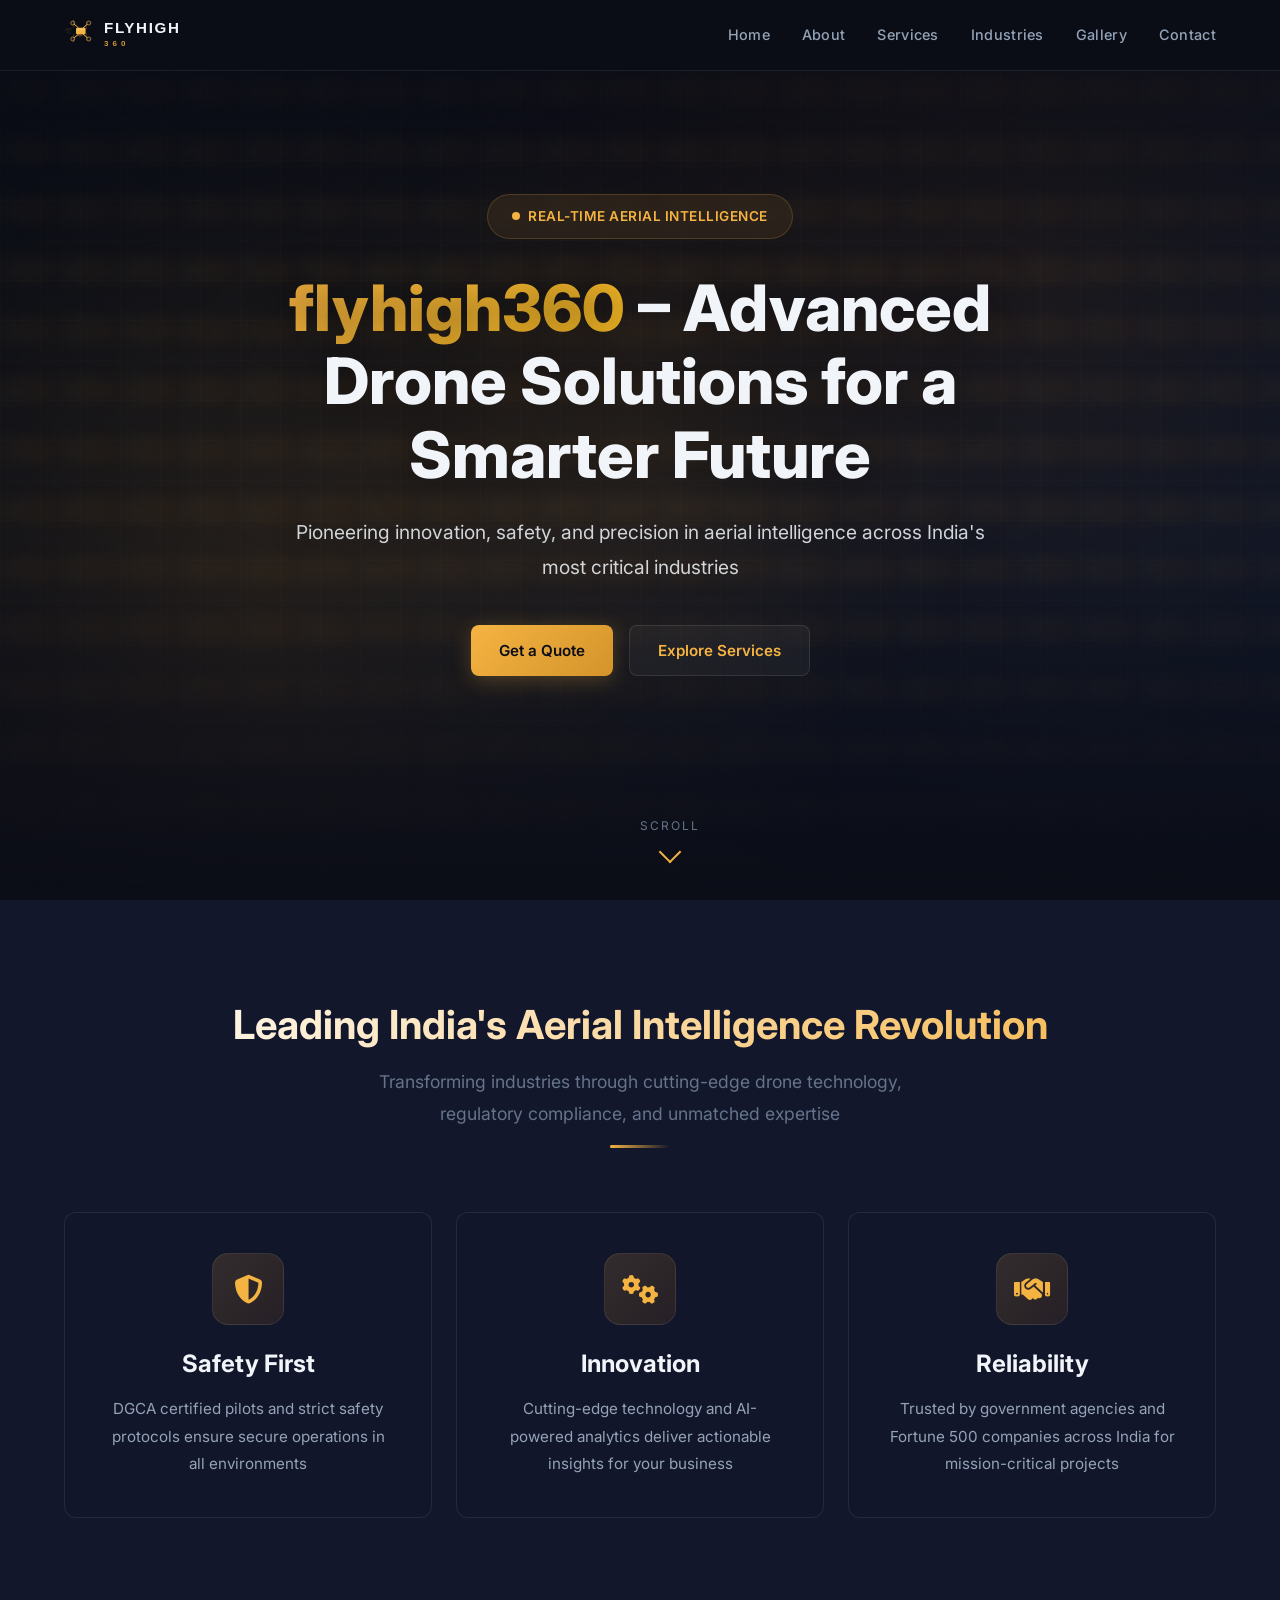
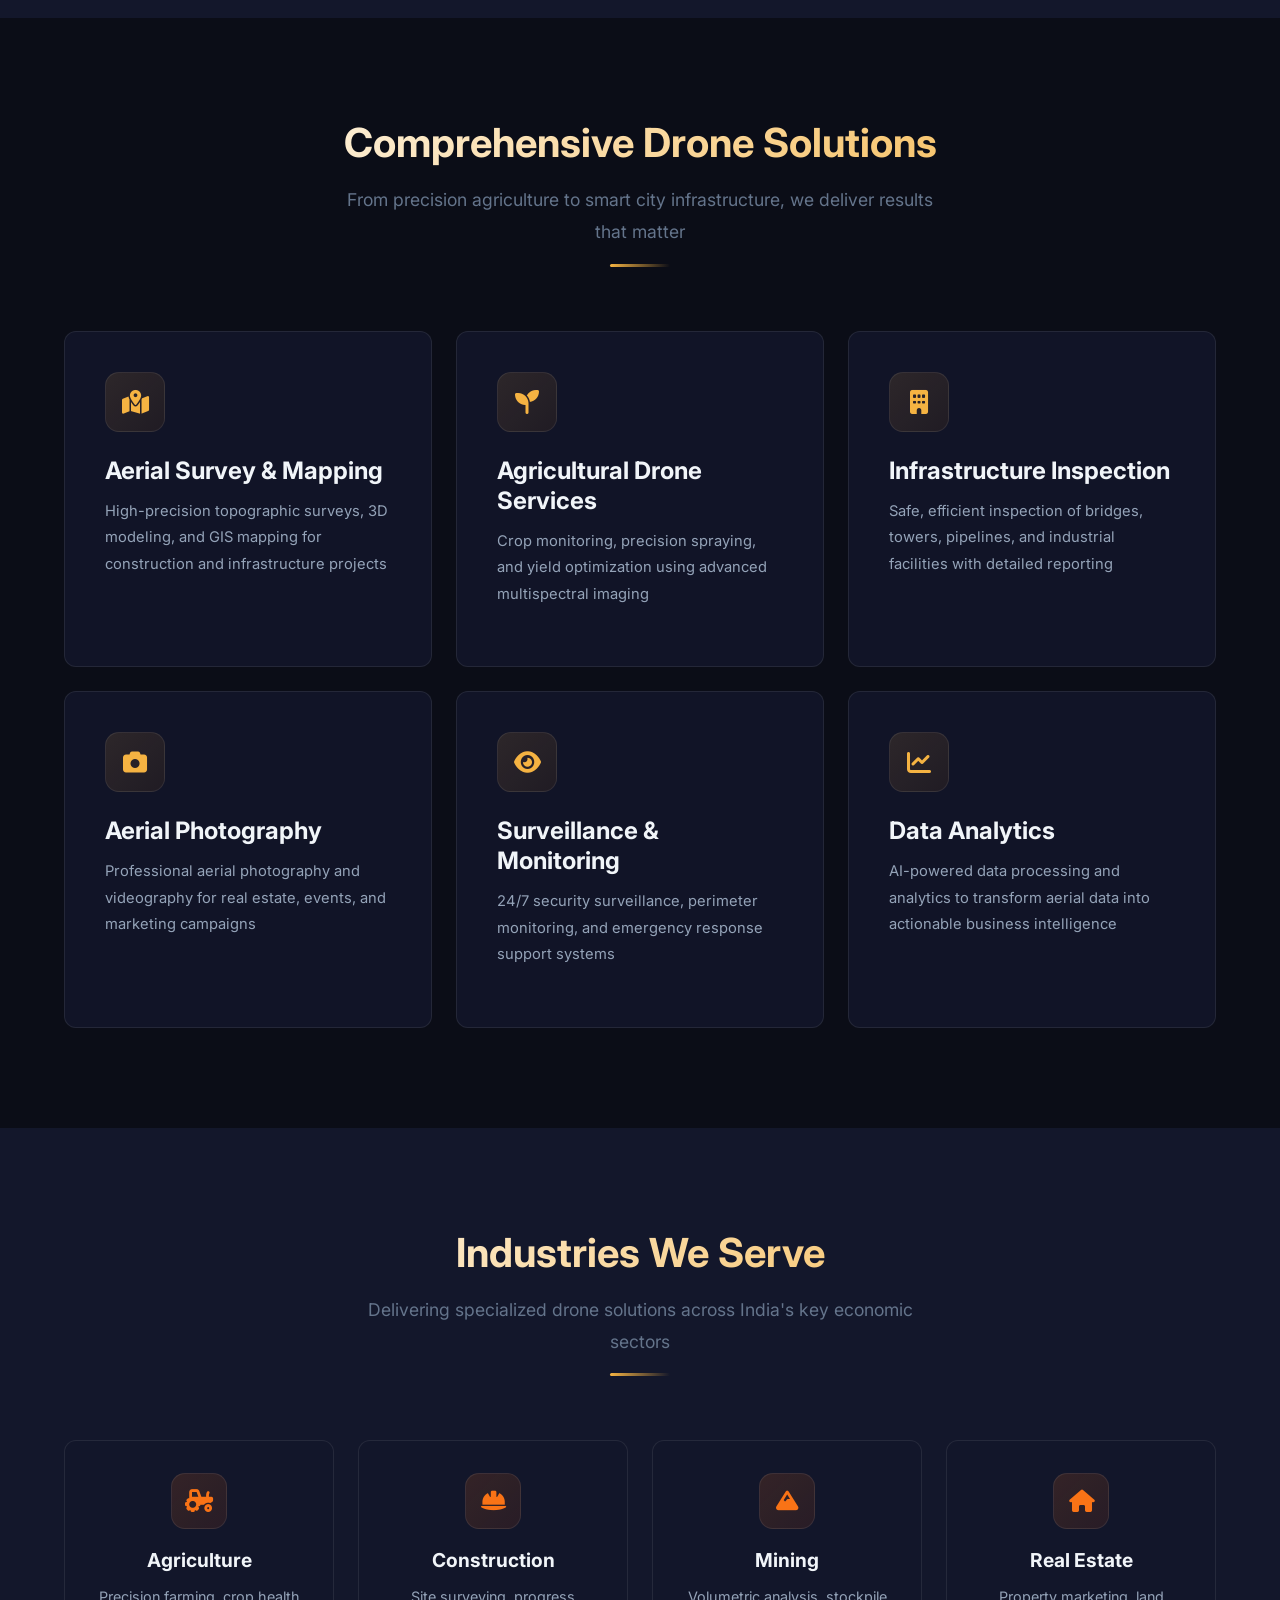
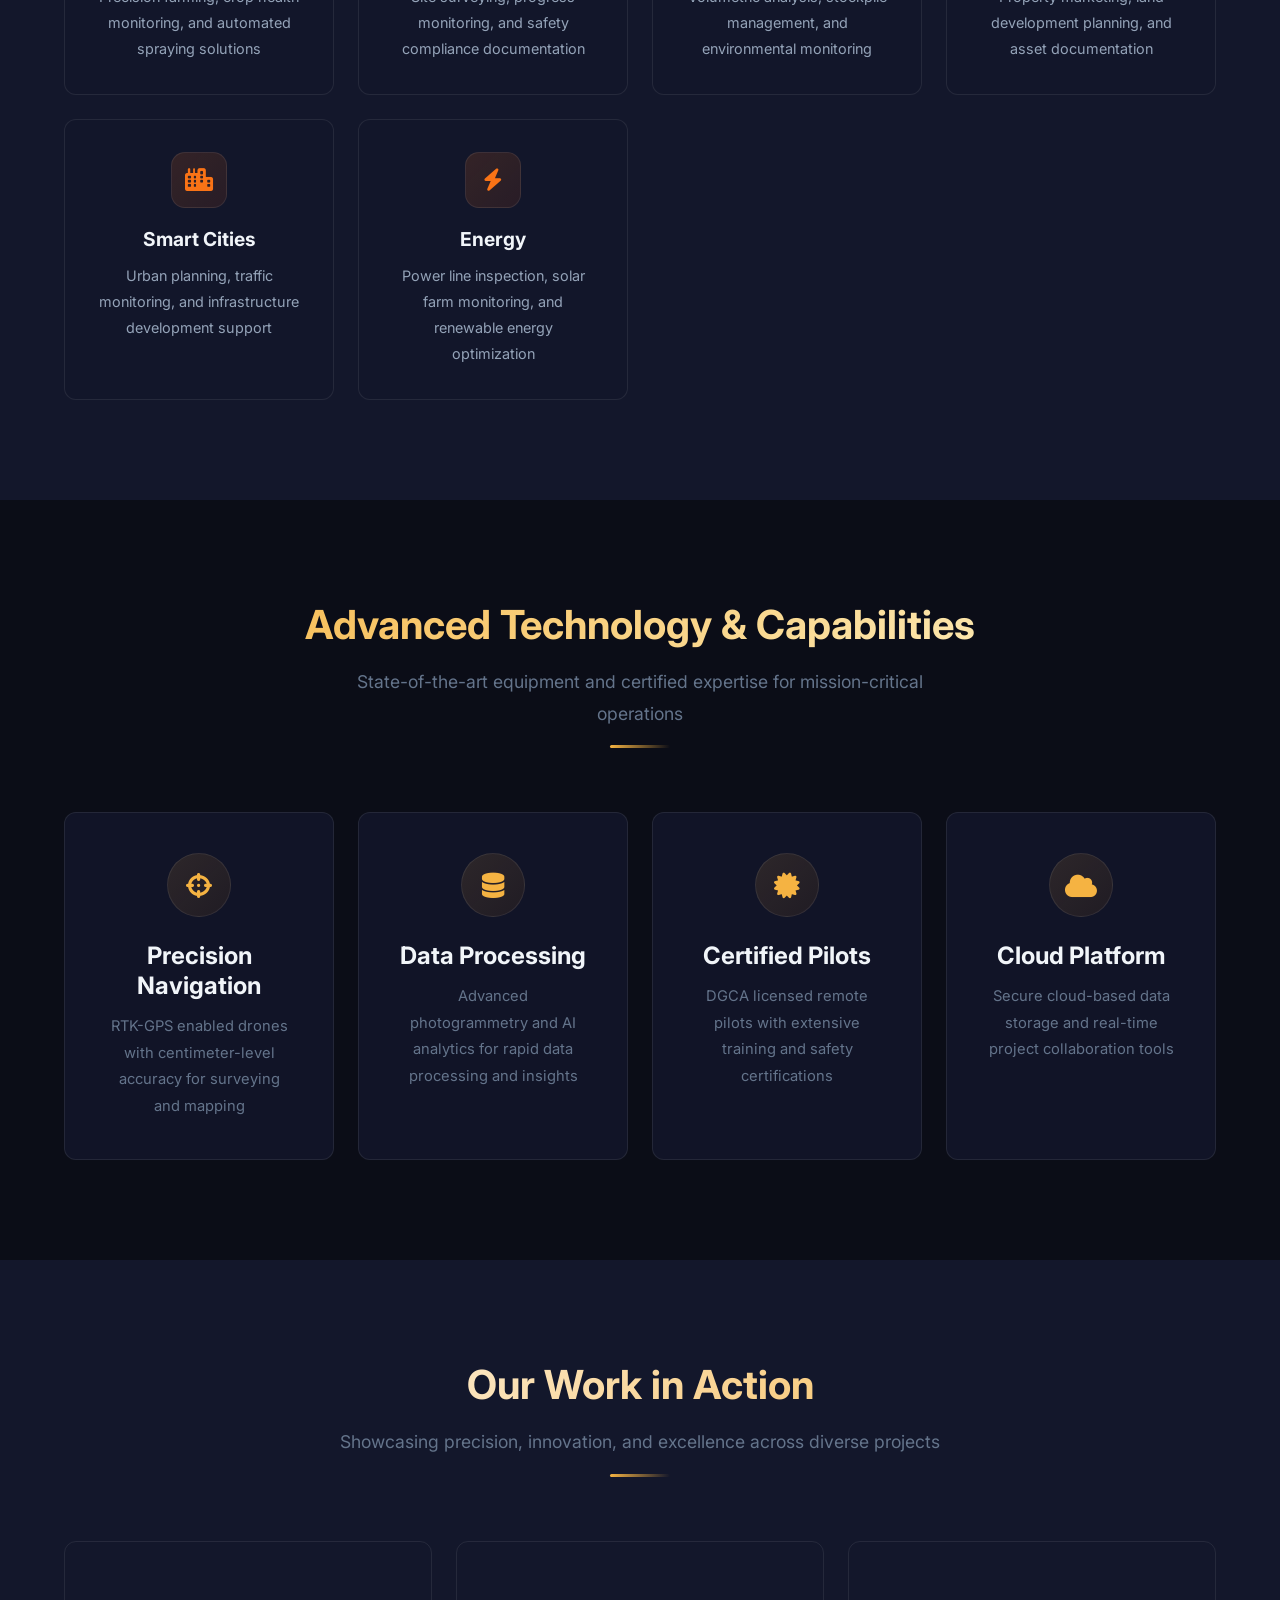
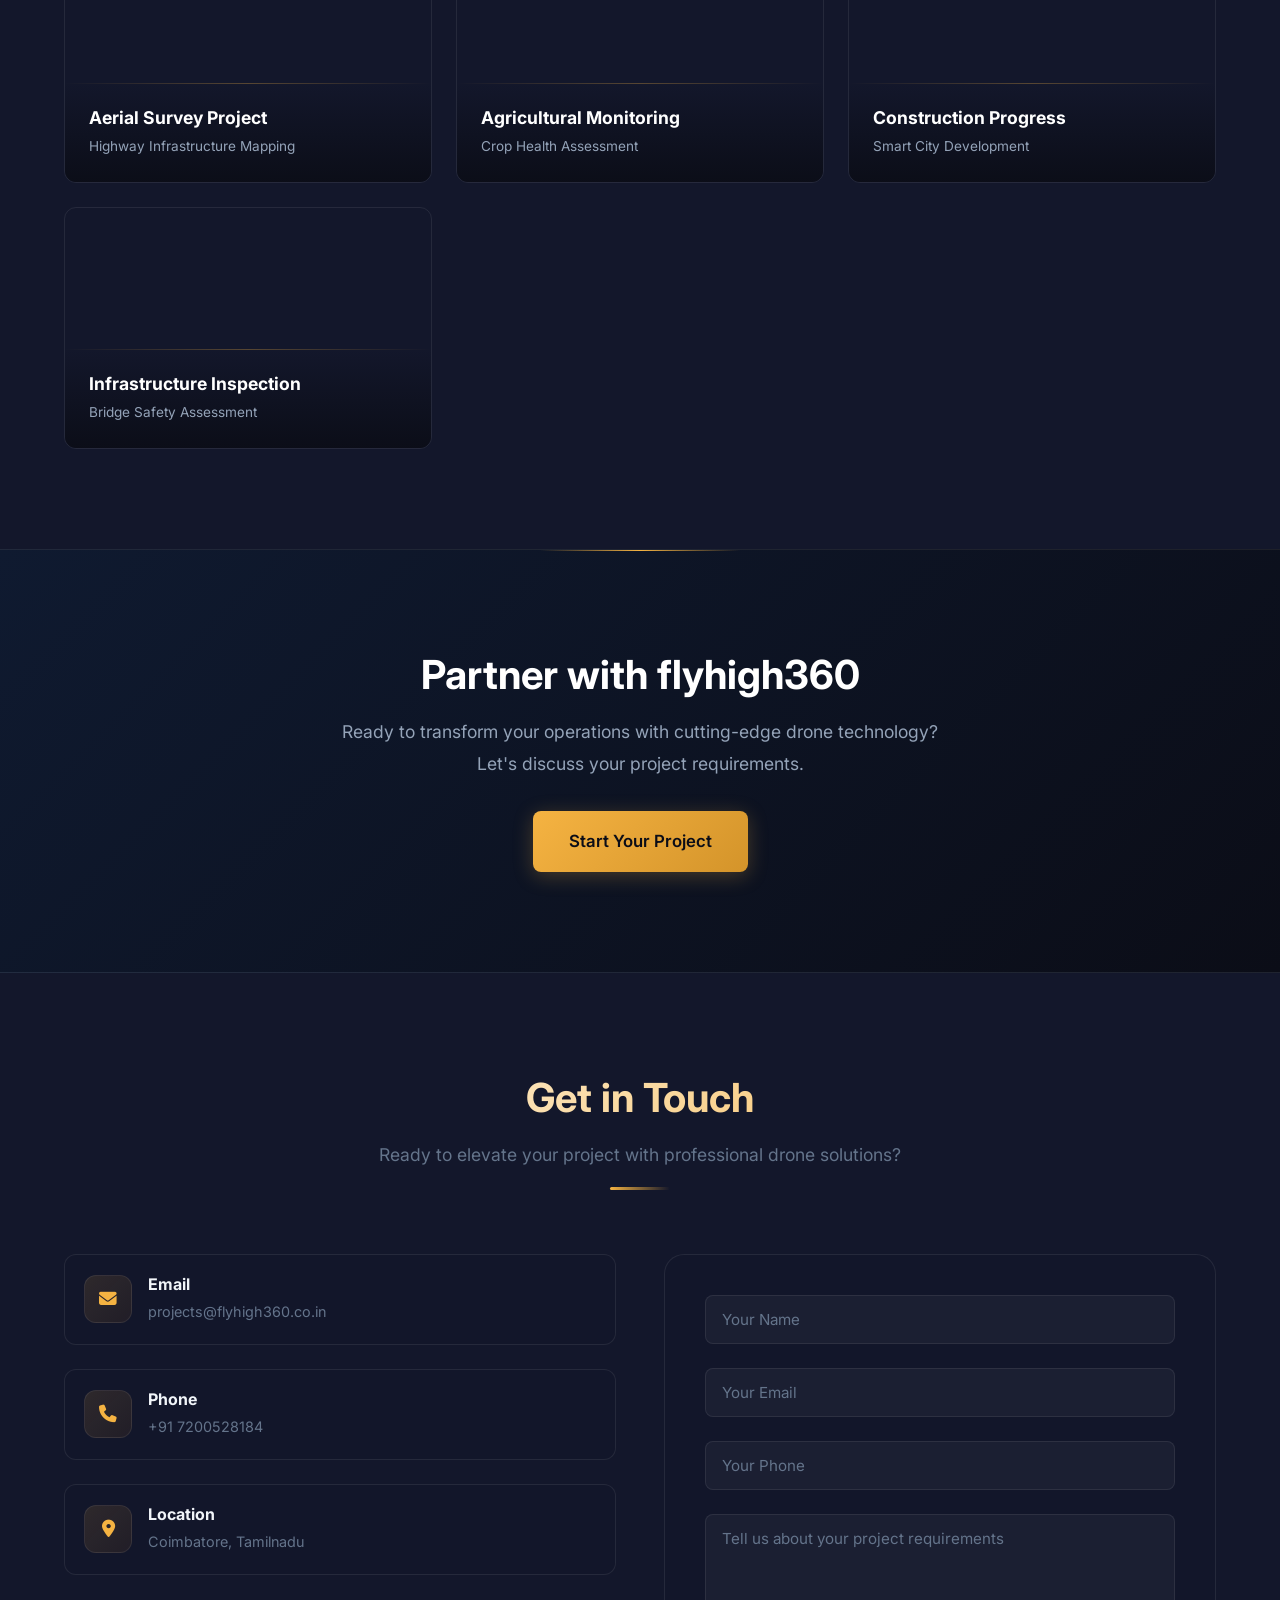
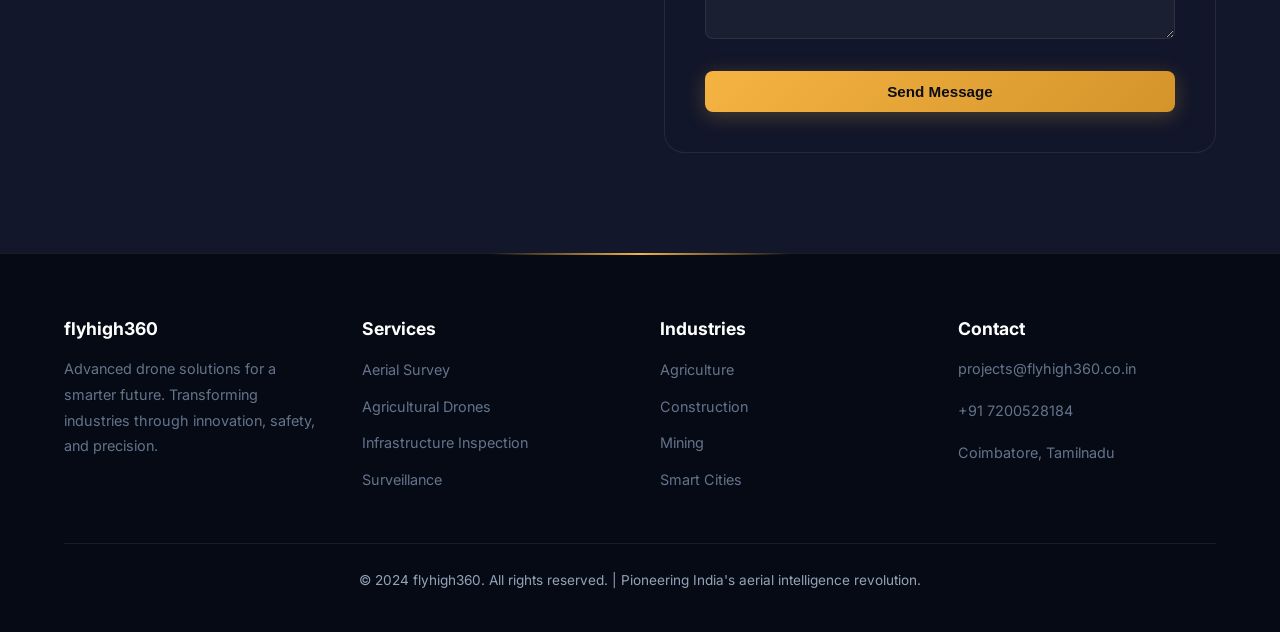
<file: index.html>
<!DOCTYPE html>
<html lang="en">
<head>
    <meta charset="UTF-8">
    <meta name="viewport" content="width=device-width, initial-scale=1.0">
    <title>flyhigh360 - Advanced Drone Solutions for a Smarter Future</title>
    <meta name="description" content="Leading drone technology and services company in India. Aerial surveys, agricultural drones, infrastructure inspection, and smart city solutions.">
    <link rel="stylesheet" href="styles/main.css">
    <link rel="preconnect" href="https://fonts.googleapis.com">
    <link rel="preconnect" href="https://fonts.gstatic.com" crossorigin>
    <link href="https://fonts.googleapis.com/css2?family=Inter:wght@300;400;500;600;700&display=swap" rel="stylesheet">
    <link rel="stylesheet" href="https://cdnjs.cloudflare.com/ajax/libs/font-awesome/6.4.0/css/all.min.css">
</head>
<body>
    <!-- Navigation -->
    <nav class="navbar" id="navbar">
        <div class="nav-container">
            <div class="nav-logo">
                <a href="index.html"><img src="images/flyhigh360-logo-alt2.svg?r=3" alt="FLYHIGH360"></a>
            </div>
            <ul class="nav-menu" id="nav-menu">
                <li class="nav-item">
                    <a href="#home" class="nav-link">Home</a>
                </li>
                <li class="nav-item">
                    <a href="about.html" class="nav-link">About</a>
                </li>
                <li class="nav-item">
                    <a href="services.html" class="nav-link">Services</a>
                </li>
                <li class="nav-item">
                    <a href="industries.html" class="nav-link">Industries</a>
                </li>
                <li class="nav-item">
                    <a href="gallery.html" class="nav-link">Gallery</a>
                </li>
                <li class="nav-item">
                    <a href="contact.html" class="nav-link">Contact</a>
                </li>
            </ul>
            <div class="nav-toggle" id="mobile-menu">
                <span class="bar"></span>
                <span class="bar"></span>
                <span class="bar"></span>
            </div>
        </div>
    </nav>

    <!-- Hero Section -->
    <section id="home" class="hero">
        <div class="hero-bg-gradient"></div>
        <video class="hero-video-bg" autoplay muted loop playsinline poster="https://assets.mixkit.co/videos/623/623-thumb-720-1.jpg">
            <source src="videos/mixkit-drone-propellers-in-motion-623-4k.mp4" type="video/mp4">
        </video>
        <div class="hero-glow"></div>
        <div class="hero-overlay"></div>
        <div class="hero-content">
            <div class="hero-text">
                <div class="hero-badge">Real-time Aerial Intelligence</div>
                <h1 class="hero-title"><span>flyhigh360</span> – Advanced Drone Solutions for a Smarter Future</h1>
                <p class="hero-subtitle">Pioneering innovation, safety, and precision in aerial intelligence across India's most critical industries</p>
                <div class="hero-buttons">
                    <a href="#contact" class="btn btn-primary">Get a Quote</a>
                    <a href="#services" class="btn btn-secondary">Explore Services</a>
                </div>
            </div>
        </div>
        <div class="scroll-indicator">
            <span>Scroll</span>
            <div class="scroll-arrow"></div>
        </div>
    </section>

    <!-- About Preview Section -->
    <section class="about-preview">
        <div class="container">
            <div class="section-header">
                <h2 class="section-title">Leading India's Aerial Intelligence Revolution</h2>
                <p class="section-subtitle">Transforming industries through cutting-edge drone technology, regulatory compliance, and unmatched expertise</p>
            </div>
            <div class="about-grid">
                <div class="about-card">
                    <div class="card-icon">
                        <i class="fas fa-shield-alt"></i>
                    </div>
                    <h3>Safety First</h3>
                    <p>DGCA certified pilots and strict safety protocols ensure secure operations in all environments</p>
                </div>
                <div class="about-card">
                    <div class="card-icon">
                        <i class="fas fa-cogs"></i>
                    </div>
                    <h3>Innovation</h3>
                    <p>Cutting-edge technology and AI-powered analytics deliver actionable insights for your business</p>
                </div>
                <div class="about-card">
                    <div class="card-icon">
                        <i class="fas fa-handshake"></i>
                    </div>
                    <h3>Reliability</h3>
                    <p>Trusted by government agencies and Fortune 500 companies across India for mission-critical projects</p>
                </div>
            </div>
        </div>
    </section>

    <!-- Services Overview -->
    <section id="services" class="services">
        <div class="container">
            <div class="section-header">
                <h2 class="section-title">Comprehensive Drone Solutions</h2>
                <p class="section-subtitle">From precision agriculture to smart city infrastructure, we deliver results that matter</p>
            </div>
            <div class="services-grid">
                <div class="service-card">
                    <div class="service-icon">
                        <i class="fas fa-map-marked-alt"></i>
                    </div>
                    <h3>Aerial Survey & Mapping</h3>
                    <p>High-precision topographic surveys, 3D modeling, and GIS mapping for construction and infrastructure projects</p>
                    <div class="service-overlay">
                        <a href="#contact" class="service-btn">Learn More</a>
                    </div>
                </div>
                <div class="service-card">
                    <div class="service-icon">
                        <i class="fas fa-seedling"></i>
                    </div>
                    <h3>Agricultural Drone Services</h3>
                    <p>Crop monitoring, precision spraying, and yield optimization using advanced multispectral imaging</p>
                    <div class="service-overlay">
                        <a href="#contact" class="service-btn">Learn More</a>
                    </div>
                </div>
                <div class="service-card">
                    <div class="service-icon">
                        <i class="fas fa-building"></i>
                    </div>
                    <h3>Infrastructure Inspection</h3>
                    <p>Safe, efficient inspection of bridges, towers, pipelines, and industrial facilities with detailed reporting</p>
                    <div class="service-overlay">
                        <a href="#contact" class="service-btn">Learn More</a>
                    </div>
                </div>
                <div class="service-card">
                    <div class="service-icon">
                        <i class="fas fa-camera"></i>
                    </div>
                    <h3>Aerial Photography</h3>
                    <p>Professional aerial photography and videography for real estate, events, and marketing campaigns</p>
                    <div class="service-overlay">
                        <a href="#contact" class="service-btn">Learn More</a>
                    </div>
                </div>
                <div class="service-card">
                    <div class="service-icon">
                        <i class="fas fa-eye"></i>
                    </div>
                    <h3>Surveillance & Monitoring</h3>
                    <p>24/7 security surveillance, perimeter monitoring, and emergency response support systems</p>
                    <div class="service-overlay">
                        <a href="#contact" class="service-btn">Learn More</a>
                    </div>
                </div>
                <div class="service-card">
                    <div class="service-icon">
                        <i class="fas fa-chart-line"></i>
                    </div>
                    <h3>Data Analytics</h3>
                    <p>AI-powered data processing and analytics to transform aerial data into actionable business intelligence</p>
                    <div class="service-overlay">
                        <a href="#contact" class="service-btn">Learn More</a>
                    </div>
                </div>
            </div>
        </div>
    </section>

    <!-- Industries Served -->
    <section id="industries" class="industries">
        <div class="container">
            <div class="section-header">
                <h2 class="section-title">Industries We Serve</h2>
                <p class="section-subtitle">Delivering specialized drone solutions across India's key economic sectors</p>
            </div>
            <div class="industries-grid">
                <div class="industry-card">
                    <div class="industry-icon">
                        <i class="fas fa-tractor"></i>
                    </div>
                    <h3>Agriculture</h3>
                    <p>Precision farming, crop health monitoring, and automated spraying solutions</p>
                </div>
                <div class="industry-card">
                    <div class="industry-icon">
                        <i class="fas fa-hard-hat"></i>
                    </div>
                    <h3>Construction</h3>
                    <p>Site surveying, progress monitoring, and safety compliance documentation</p>
                </div>
                <div class="industry-card">
                    <div class="industry-icon">
                        <i class="fas fa-mountain"></i>
                    </div>
                    <h3>Mining</h3>
                    <p>Volumetric analysis, stockpile management, and environmental monitoring</p>
                </div>
                <div class="industry-card">
                    <div class="industry-icon">
                        <i class="fas fa-home"></i>
                    </div>
                    <h3>Real Estate</h3>
                    <p>Property marketing, land development planning, and asset documentation</p>
                </div>
                <div class="industry-card">
                    <div class="industry-icon">
                        <i class="fas fa-city"></i>
                    </div>
                    <h3>Smart Cities</h3>
                    <p>Urban planning, traffic monitoring, and infrastructure development support</p>
                </div>
                <div class="industry-card">
                    <div class="industry-icon">
                        <i class="fas fa-bolt"></i>
                    </div>
                    <h3>Energy</h3>
                    <p>Power line inspection, solar farm monitoring, and renewable energy optimization</p>
                </div>
            </div>
        </div>
    </section>

    <!-- Technology Section -->
    <section class="technology">
        <div class="container">
            <div class="section-header">
                <h2 class="section-title">Advanced Technology & Capabilities</h2>
                <p class="section-subtitle">State-of-the-art equipment and certified expertise for mission-critical operations</p>
            </div>
            <div class="tech-grid">
                <div class="tech-feature">
                    <div class="tech-icon">
                        <i class="fas fa-crosshairs"></i>
                    </div>
                    <h3>Precision Navigation</h3>
                    <p>RTK-GPS enabled drones with centimeter-level accuracy for surveying and mapping</p>
                </div>
                <div class="tech-feature">
                    <div class="tech-icon">
                        <i class="fas fa-database"></i>
                    </div>
                    <h3>Data Processing</h3>
                    <p>Advanced photogrammetry and AI analytics for rapid data processing and insights</p>
                </div>
                <div class="tech-feature">
                    <div class="tech-icon">
                        <i class="fas fa-certificate"></i>
                    </div>
                    <h3>Certified Pilots</h3>
                    <p>DGCA licensed remote pilots with extensive training and safety certifications</p>
                </div>
                <div class="tech-feature">
                    <div class="tech-icon">
                        <i class="fas fa-cloud"></i>
                    </div>
                    <h3>Cloud Platform</h3>
                    <p>Secure cloud-based data storage and real-time project collaboration tools</p>
                </div>
            </div>
        </div>
    </section>

    <!-- Gallery Section -->
    <section id="gallery" class="gallery">
        <div class="container">
            <div class="section-header">
                <h2 class="section-title">Our Work in Action</h2>
                <p class="section-subtitle">Showcasing precision, innovation, and excellence across diverse projects</p>
            </div>
            <div class="gallery-grid">
                <div class="gallery-item">
                    <div class="gallery-image">
                        <div class="placeholder-image aerial-survey"></div>
                        <div class="gallery-overlay">
                            <h4>Aerial Survey Project</h4>
                            <p>Highway Infrastructure Mapping</p>
                        </div>
                    </div>
                </div>
                <div class="gallery-item">
                    <div class="gallery-image">
                        <div class="placeholder-image agriculture"></div>
                        <div class="gallery-overlay">
                            <h4>Agricultural Monitoring</h4>
                            <p>Crop Health Assessment</p>
                        </div>
                    </div>
                </div>
                <div class="gallery-item">
                    <div class="gallery-image">
                        <div class="placeholder-image construction"></div>
                        <div class="gallery-overlay">
                            <h4>Construction Progress</h4>
                            <p>Smart City Development</p>
                        </div>
                    </div>
                </div>
                <div class="gallery-item">
                    <div class="gallery-image">
                        <div class="placeholder-image inspection"></div>
                        <div class="gallery-overlay">
                            <h4>Infrastructure Inspection</h4>
                            <p>Bridge Safety Assessment</p>
                        </div>
                    </div>
                </div>
            </div>
        </div>
    </section>

    <!-- Call to Action -->
    <section class="cta">
        <div class="container">
            <div class="cta-content">
                <h2>Partner with flyhigh360</h2>
                <p>Ready to transform your operations with cutting-edge drone technology? Let's discuss your project requirements.</p>
                <a href="#contact" class="btn btn-primary btn-large">Start Your Project</a>
            </div>
        </div>
    </section>

    <!-- Contact Section -->
    <section id="contact" class="contact">
        <div class="container">
            <div class="section-header">
                <h2 class="section-title">Get in Touch</h2>
                <p class="section-subtitle">Ready to elevate your project with professional drone solutions?</p>
            </div>
            <div class="contact-content">
                <div class="contact-info">
                    <div class="contact-item">
                        <div class="contact-icon">
                            <i class="fas fa-envelope"></i>
                        </div>
                        <div class="contact-details">
                            <h4>Email</h4>
                            <p>projects@flyhigh360.co.in</p>
                        </div>
                    </div>
                    <div class="contact-item">
                        <div class="contact-icon">
                            <i class="fas fa-phone"></i>
                        </div>
                        <div class="contact-details">
                            <h4>Phone</h4>
                            <p>+91 7200528184</p>
                        </div>
                    </div>
                    <div class="contact-item">
                        <div class="contact-icon">
                            <i class="fas fa-map-marker-alt"></i>
                        </div>
                        <div class="contact-details">
                            <h4>Location</h4>
                            <p>Coimbatore, Tamilnadu</p>
                        </div>
                    </div>
                </div>
                <form class="contact-form">
                    <div class="form-group">
                        <input type="text" id="name" name="name" placeholder="Your Name" required>
                    </div>
                    <div class="form-group">
                        <input type="email" id="email" name="email" placeholder="Your Email" required>
                    </div>
                    <div class="form-group">
                        <input type="tel" id="phone" name="phone" placeholder="Your Phone">
                    </div>
                    <div class="form-group">
                        <textarea id="message" name="message" placeholder="Tell us about your project requirements" rows="5" required></textarea>
                    </div>
                    <button type="submit" class="btn btn-primary btn-full">Send Message</button>
                </form>
            </div>
        </div>
    </section>

    <!-- Footer -->
    <footer class="footer">
        <div class="container">
            <div class="footer-content">
                <div class="footer-section">
                    <h3>flyhigh360</h3>
                    <p>Advanced drone solutions for a smarter future. Transforming industries through innovation, safety, and precision.</p>
                </div>
                <div class="footer-section">
                    <h4>Services</h4>
                    <ul>
                        <li><a href="#services">Aerial Survey</a></li>
                        <li><a href="#services">Agricultural Drones</a></li>
                        <li><a href="#services">Infrastructure Inspection</a></li>
                        <li><a href="#services">Surveillance</a></li>
                    </ul>
                </div>
                <div class="footer-section">
                    <h4>Industries</h4>
                    <ul>
                        <li><a href="#industries">Agriculture</a></li>
                        <li><a href="#industries">Construction</a></li>
                        <li><a href="#industries">Mining</a></li>
                        <li><a href="#industries">Smart Cities</a></li>
                    </ul>
                </div>
                <div class="footer-section">
                    <h4>Contact</h4>
                    <p>projects@flyhigh360.co.in</p>
                    <p>+91 7200528184</p>
                    <p>Coimbatore, Tamilnadu</p>
                </div>
            </div>
            <div class="footer-bottom">
                <p>&copy; 2024 flyhigh360. All rights reserved. | Pioneering India's aerial intelligence revolution.</p>
            </div>
        </div>
    </footer>

    <script src="scripts/main.js"></script>
</body>
</html>
</file>
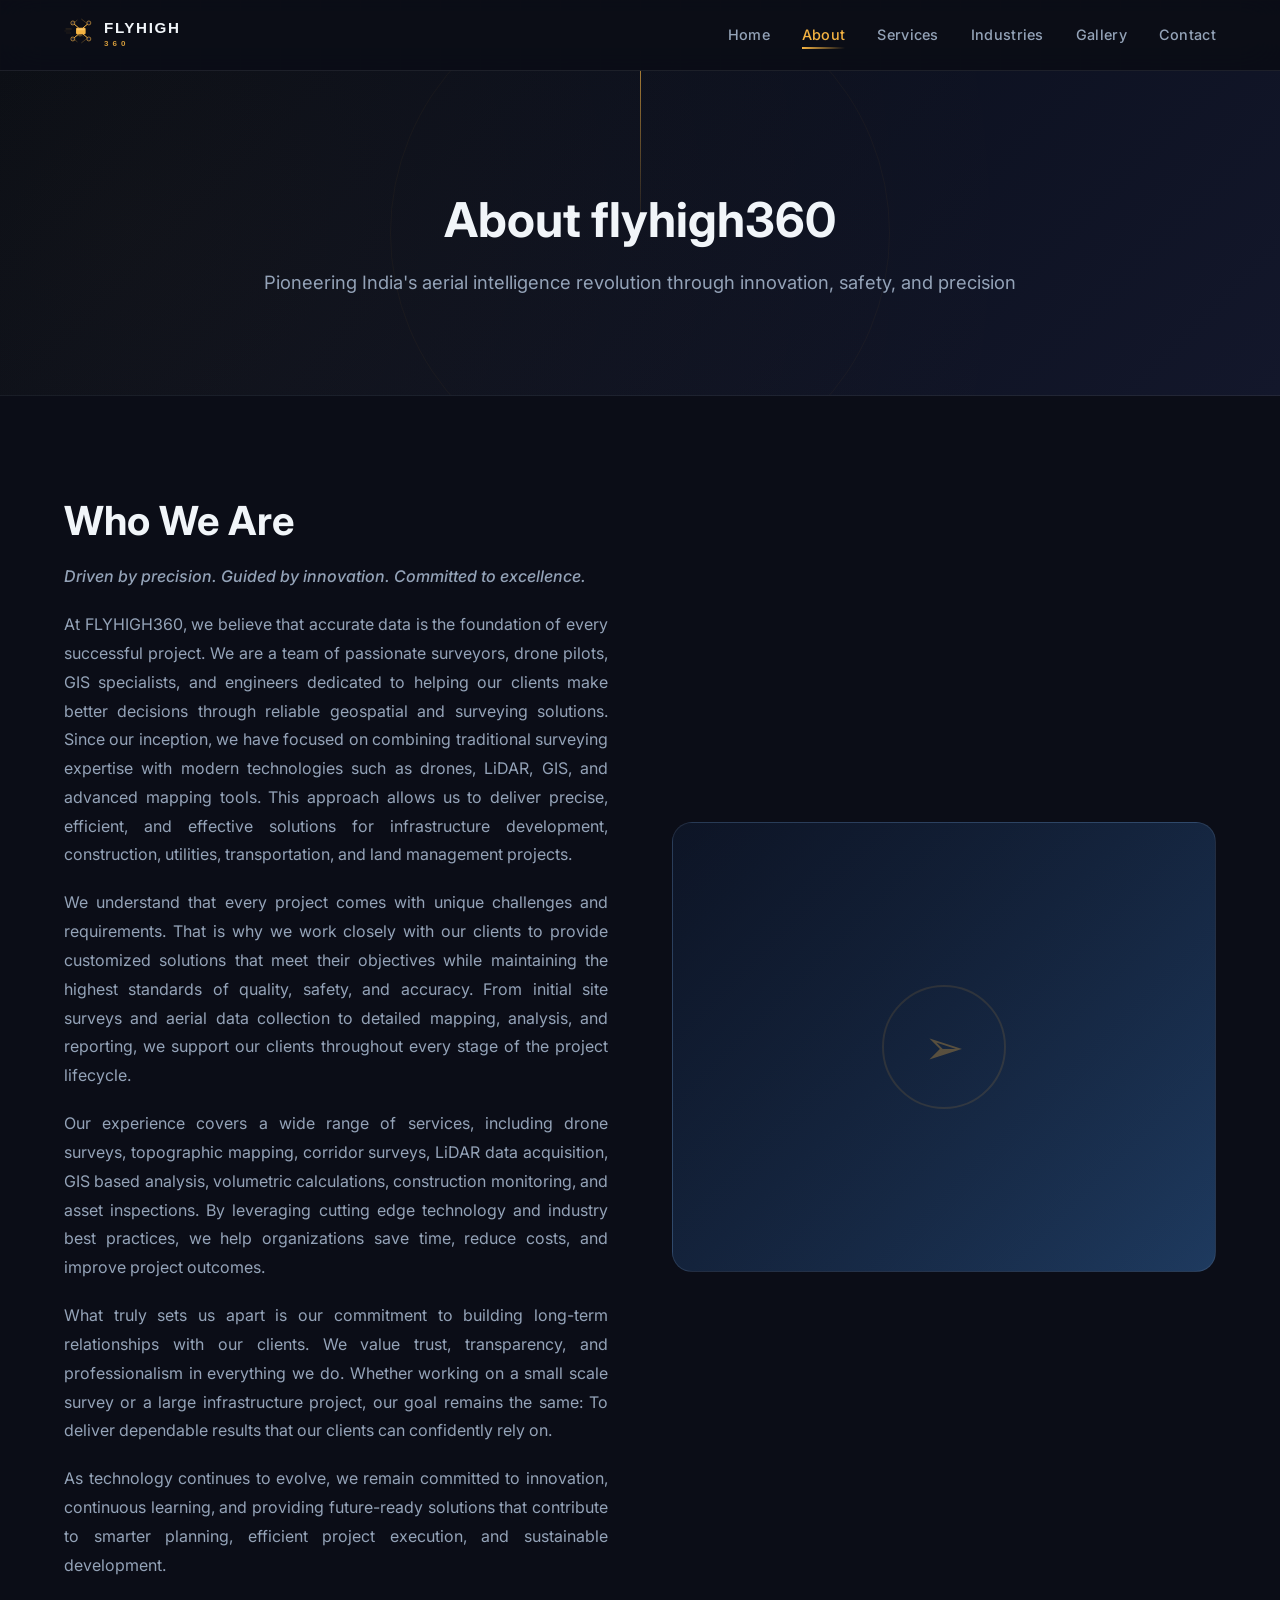
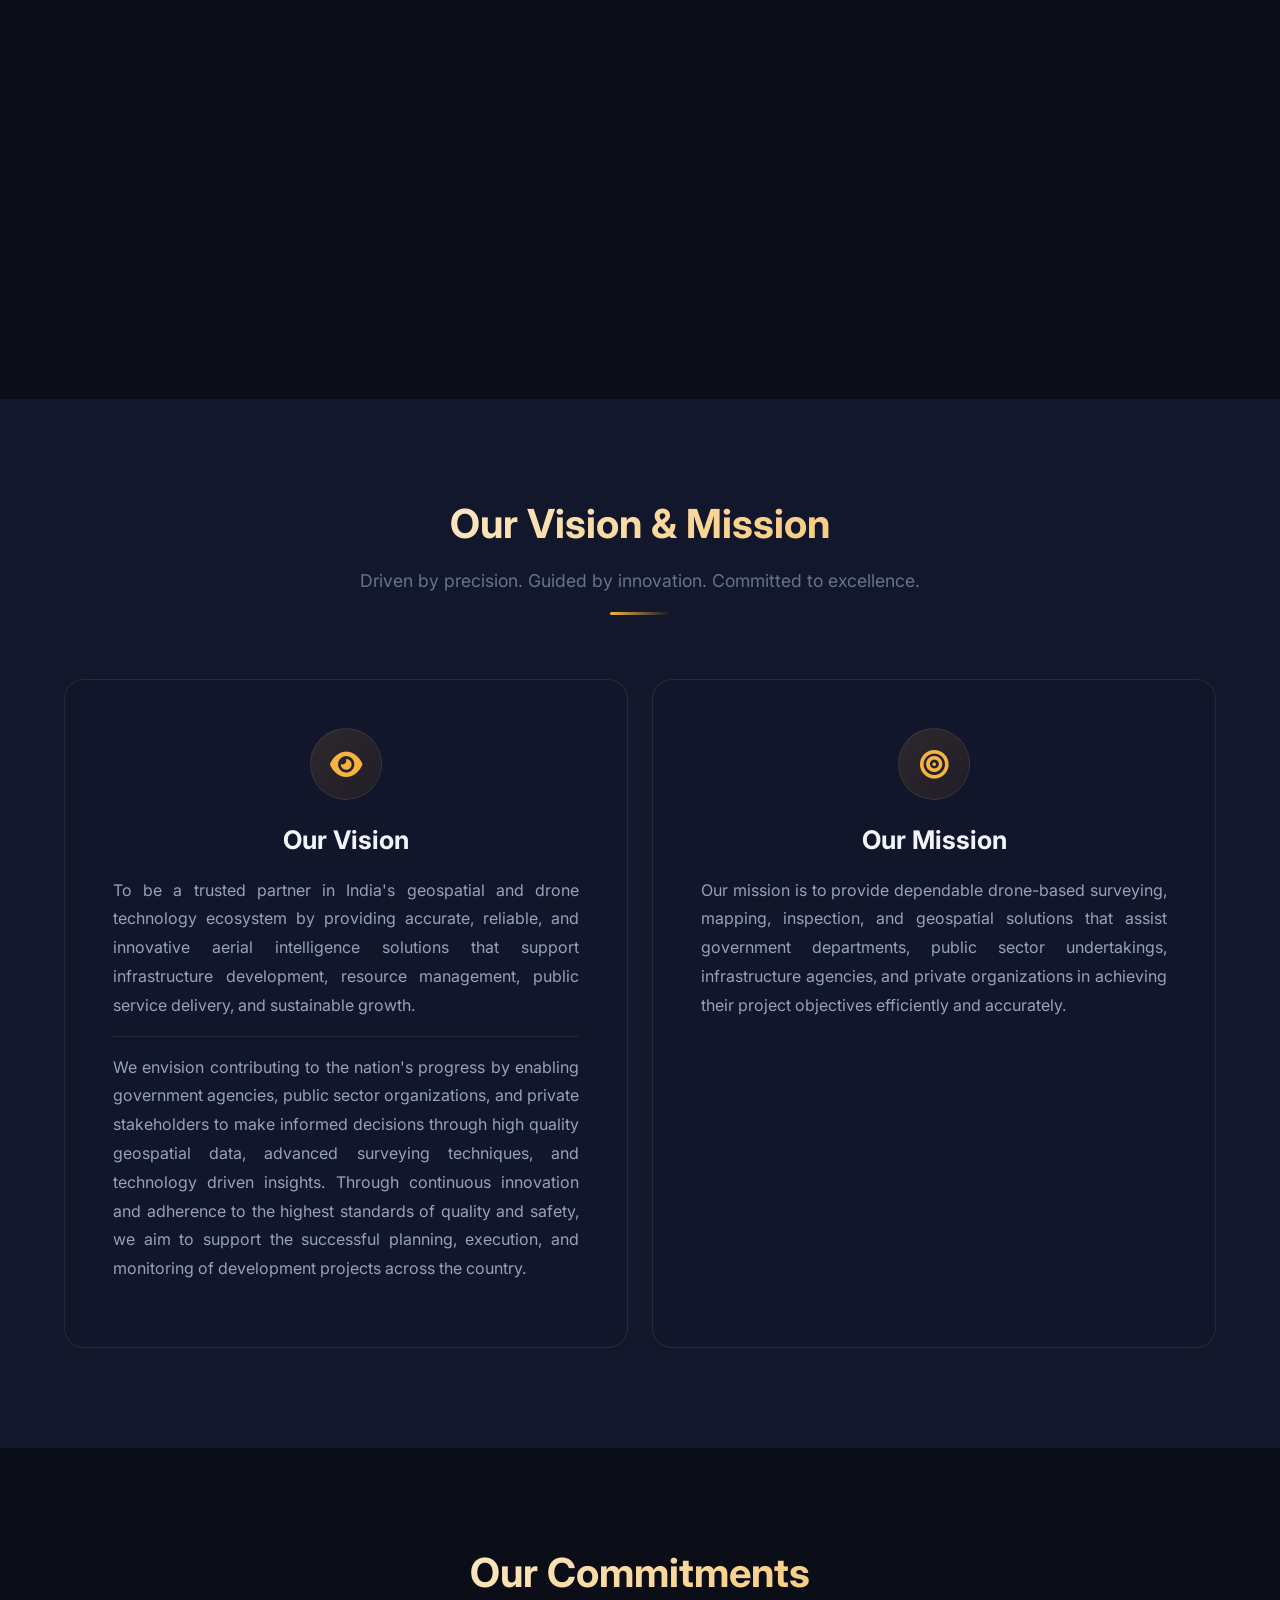
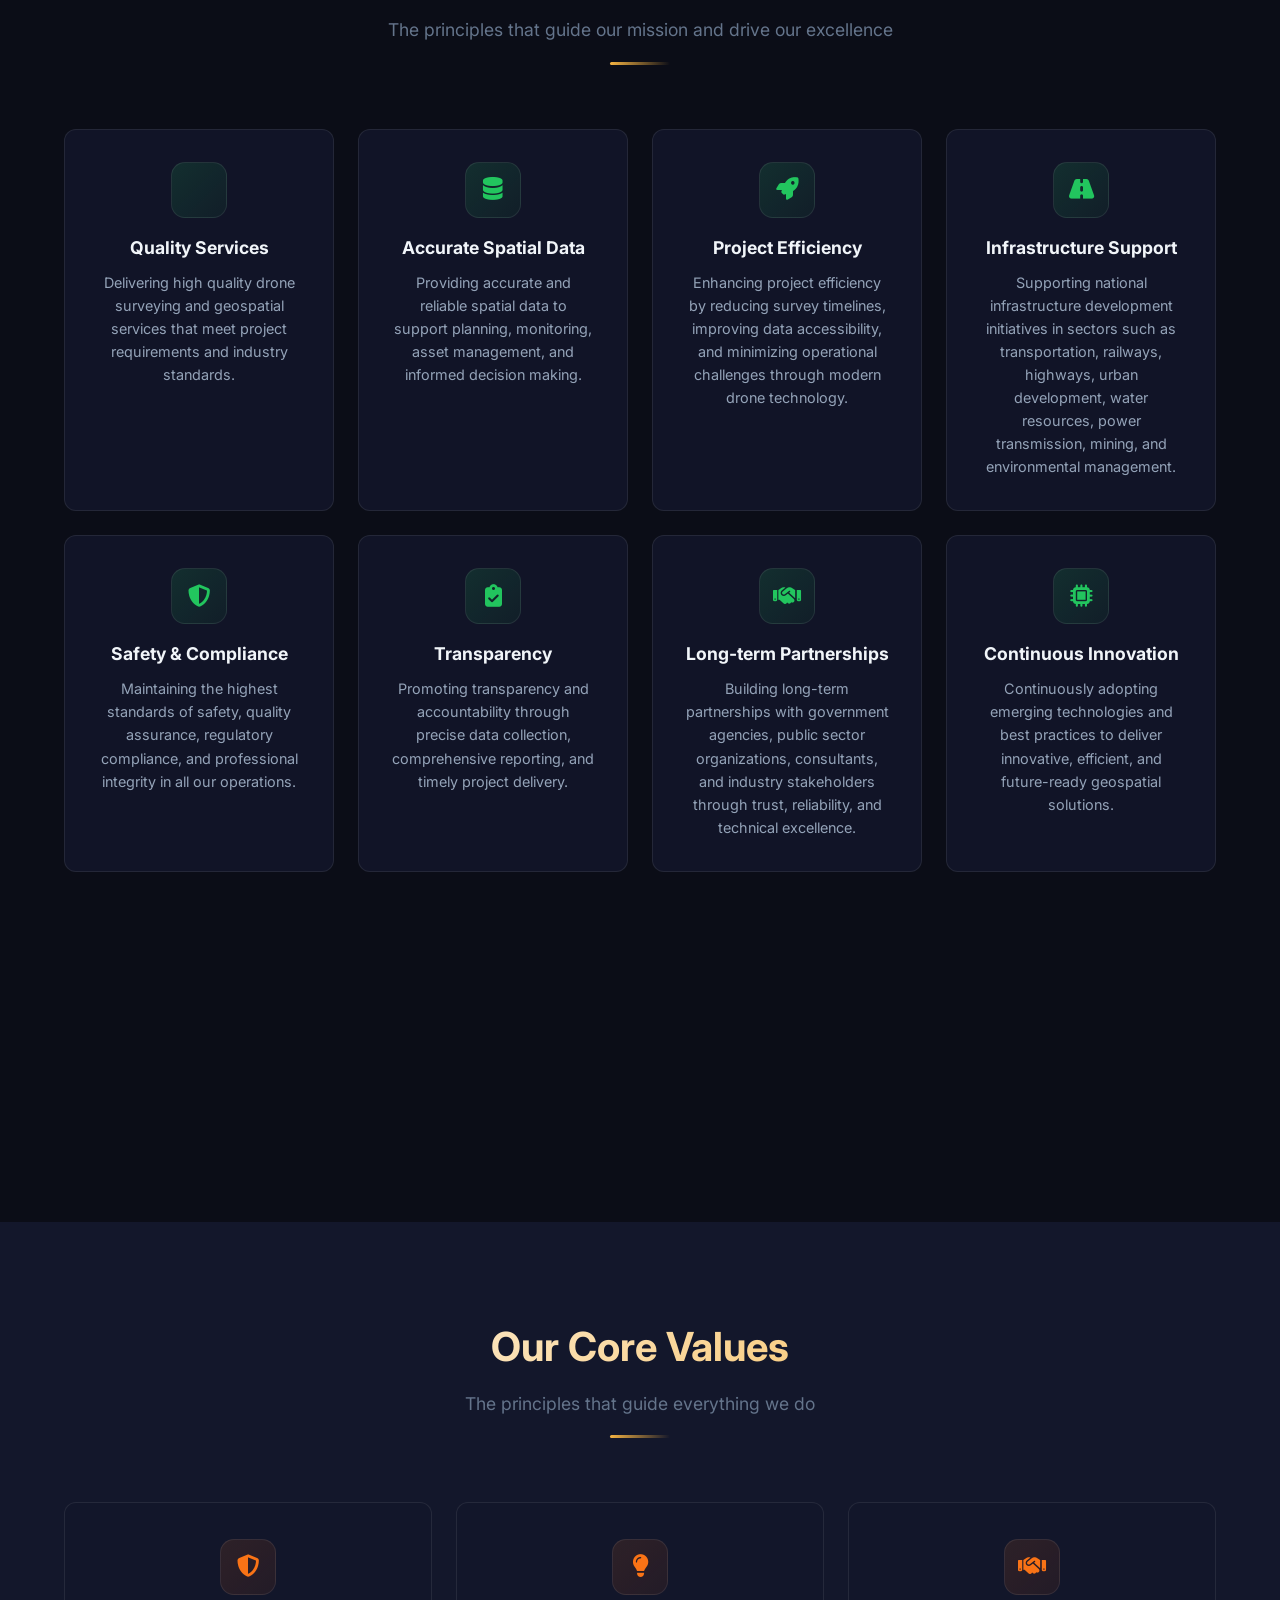
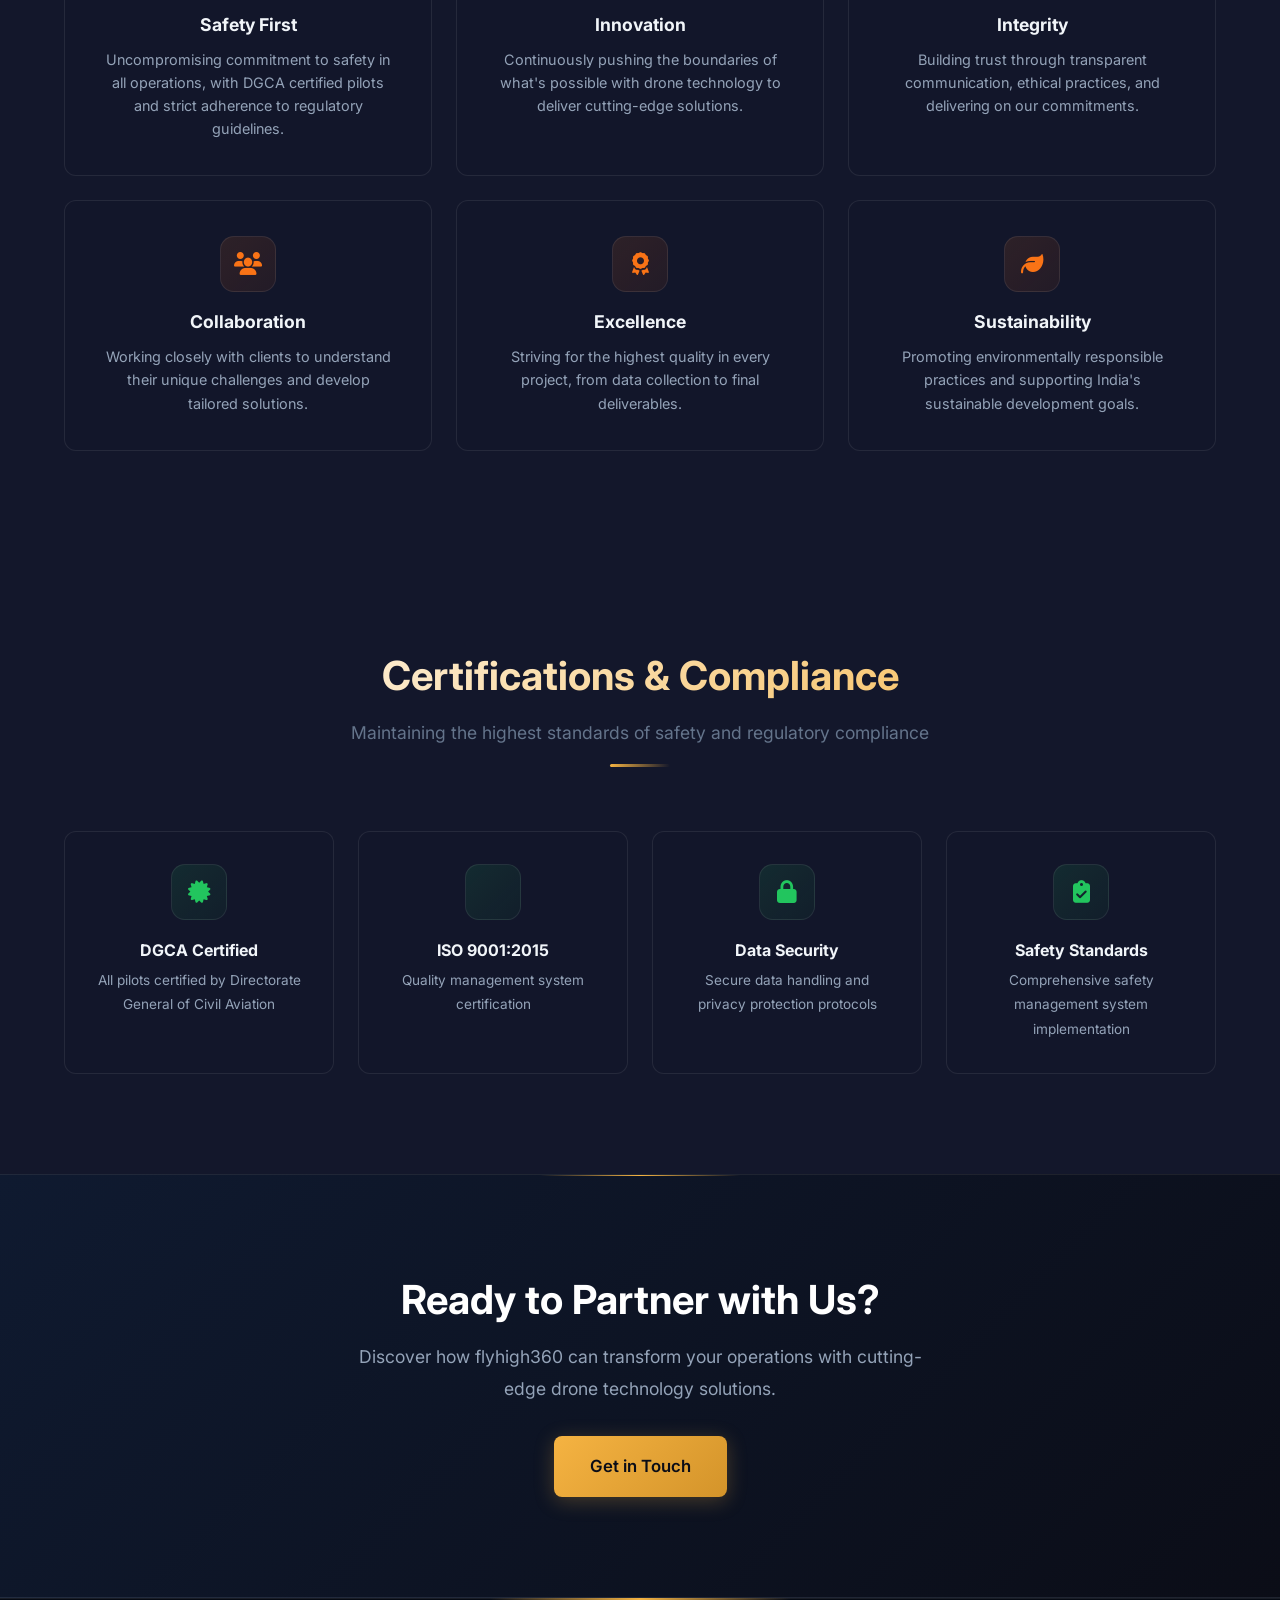
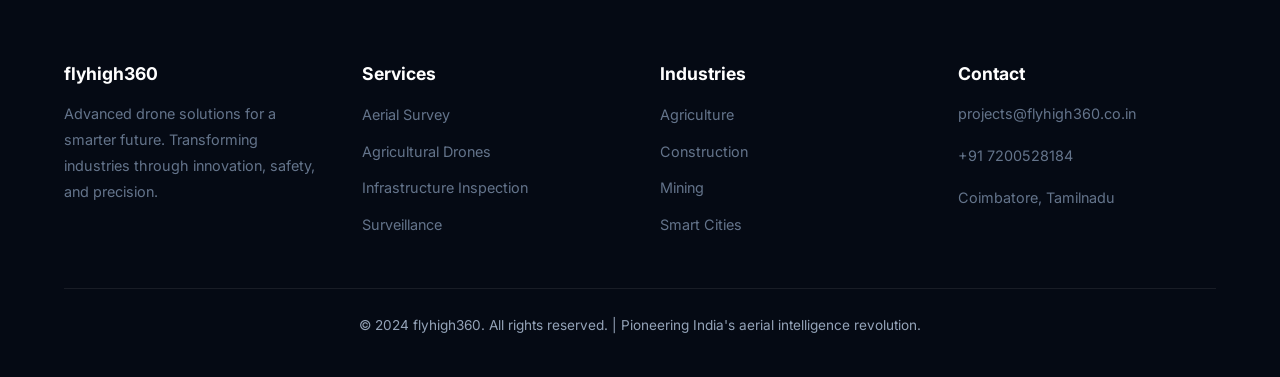
<file: about.html>
<!DOCTYPE html>
<html lang="en">
<head>
    <meta charset="UTF-8">
    <meta name="viewport" content="width=device-width, initial-scale=1.0">
    <title>About Us - flyhigh360 | Leading Drone Technology Company in India</title>
    <meta name="description" content="Learn about flyhigh360's mission, vision, and commitment to delivering innovative drone solutions across India's key industries.">
    <link rel="stylesheet" href="styles/main.css">
    <link rel="preconnect" href="https://fonts.googleapis.com">
    <link rel="preconnect" href="https://fonts.gstatic.com" crossorigin>
    <link href="https://fonts.googleapis.com/css2?family=Inter:wght@300;400;500;600;700&display=swap" rel="stylesheet">
    <link rel="stylesheet" href="https://cdnjs.cloudflare.com/ajax/libs/font-awesome/6.4.0/css/all.min.css">
</head>
<body>
    <!-- Navigation -->
    <nav class="navbar" id="navbar">
        <div class="nav-container">
            <div class="nav-logo">
                <a href="index.html"><img src="images/flyhigh360-logo-alt2.svg?r=3" alt="FLYHIGH360"></a>
            </div>
            <ul class="nav-menu" id="nav-menu">
                <li class="nav-item">
                    <a href="index.html" class="nav-link">Home</a>
                </li>
                <li class="nav-item">
                    <a href="about.html" class="nav-link active">About</a>
                </li>
                <li class="nav-item">
                    <a href="services.html" class="nav-link">Services</a>
                </li>
                <li class="nav-item">
                    <a href="industries.html" class="nav-link">Industries</a>
                </li>
                <li class="nav-item">
                    <a href="gallery.html" class="nav-link">Gallery</a>
                </li>
                <li class="nav-item">
                    <a href="contact.html" class="nav-link">Contact</a>
                </li>
            </ul>
            <div class="nav-toggle" id="mobile-menu">
                <span class="bar"></span>
                <span class="bar"></span>
                <span class="bar"></span>
            </div>
        </div>
    </nav>

    <!-- Page Header -->
    <section class="page-header">
        <div class="radar-scan"></div>
        <div class="container">
            <h1>About flyhigh360</h1>
            <p>Pioneering India's aerial intelligence revolution through innovation, safety, and precision</p>
        </div>
    </section>

    <!-- Who We Are -->
    <section class="who-we-are">
        <div class="container">
            <div class="wwa-grid">
                <div class="wwa-content">
                    <h2>Who We Are</h2>
                    <p class="wwa-tagline">Driven by precision. Guided by innovation. Committed to excellence.</p>
                    <p>At FLYHIGH360, we believe that accurate data is the foundation of every successful project. We are a team of passionate surveyors, drone pilots, GIS specialists, and engineers dedicated to helping our clients make better decisions through reliable geospatial and surveying solutions. Since our inception, we have focused on combining traditional surveying expertise with modern technologies such as drones, LiDAR, GIS, and advanced mapping tools. This approach allows us to deliver precise, efficient, and effective solutions for infrastructure development, construction, utilities, transportation, and land management projects.</p>
                    <p>We understand that every project comes with unique challenges and requirements. That is why we work closely with our clients to provide customized solutions that meet their objectives while maintaining the highest standards of quality, safety, and accuracy. From initial site surveys and aerial data collection to detailed mapping, analysis, and reporting, we support our clients throughout every stage of the project lifecycle.</p>
                    <p>Our experience covers a wide range of services, including drone surveys, topographic mapping, corridor surveys, LiDAR data acquisition, GIS based analysis, volumetric calculations, construction monitoring, and asset inspections. By leveraging cutting edge technology and industry best practices, we help organizations save time, reduce costs, and improve project outcomes.</p>
                    <p>What truly sets us apart is our commitment to building long-term relationships with our clients. We value trust, transparency, and professionalism in everything we do. Whether working on a small scale survey or a large infrastructure project, our goal remains the same: To deliver dependable results that our clients can confidently rely on.</p>
                    <p>As technology continues to evolve, we remain committed to innovation, continuous learning, and providing future-ready solutions that contribute to smarter planning, efficient project execution, and sustainable development.</p>
                </div>
                <div class="wwa-image">
                    <div class="placeholder-image company-image">
                        <div class="company-image-bg" style="background-image: url('https://images.unsplash.com/photo-1527977966376-1c8408f9f108?auto=format&fit=crop&w=800&q=80');"></div>
                        <div class="company-image-overlay"></div>
                    </div>
                </div>
            </div>
        </div>
    </section>

    <!-- Drone Image Showcase -->
    <section class="about-gallery">
        <div class="container">
            <div class="about-gallery-grid">
                <div class="about-gallery-item">
                    <div class="about-img" style="background-image: url('https://images.unsplash.com/photo-1504208434309-cb69f4fe52b0?auto=format&fit=crop&w=600&q=80');"></div>
                </div>
                <div class="about-gallery-item">
                    <div class="about-img" style="background-image: url('https://images.unsplash.com/photo-1514043454212-14c181f46583?auto=format&fit=crop&w=600&q=80');"></div>
                </div>
                <div class="about-gallery-item">
                    <div class="about-img" style="background-image: url('https://images.unsplash.com/photo-1504890001746-a9a68eda46e2?auto=format&fit=crop&w=600&q=80');"></div>
                </div>
            </div>
        </div>
    </section>

    <!-- Mission & Vision -->
    <section class="mission-vision">
        <div class="container">
            <div class="section-header">
                <h2 class="section-title">Our Vision & Mission</h2>
                <p class="section-subtitle">Driven by precision. Guided by innovation. Committed to excellence.</p>
            </div>
            <div class="mv-grid">
                <div class="mv-card">
                    <div class="mv-icon">
                        <i class="fas fa-eye"></i>
                    </div>
                    <h3>Our Vision</h3>
                    <p>To be a trusted partner in India's geospatial and drone technology ecosystem by providing accurate, reliable, and innovative aerial intelligence solutions that support infrastructure development, resource management, public service delivery, and sustainable growth.</p>
                    <p class="mv-extended">We envision contributing to the nation's progress by enabling government agencies, public sector organizations, and private stakeholders to make informed decisions through high quality geospatial data, advanced surveying techniques, and technology driven insights. Through continuous innovation and adherence to the highest standards of quality and safety, we aim to support the successful planning, execution, and monitoring of development projects across the country.</p>
                </div>
                <div class="mv-card">
                    <div class="mv-icon">
                        <i class="fas fa-bullseye"></i>
                    </div>
                    <h3>Our Mission</h3>
                    <p>Our mission is to provide dependable drone-based surveying, mapping, inspection, and geospatial solutions that assist government departments, public sector undertakings, infrastructure agencies, and private organizations in achieving their project objectives efficiently and accurately.</p>
                </div>
            </div>
        </div>
    </section>

    <!-- Our Commitments -->
    <section class="commitments">
        <div class="container">
            <div class="section-header">
                <h2 class="section-title">Our Commitments</h2>
                <p class="section-subtitle">The principles that guide our mission and drive our excellence</p>
            </div>
            <div class="commitments-grid">
                <div class="commitment-card">
                    <div class="commitment-icon">
                        <i class="fas fa-drone"></i>
                    </div>
                    <h3>Quality Services</h3>
                    <p>Delivering high quality drone surveying and geospatial services that meet project requirements and industry standards.</p>
                </div>
                <div class="commitment-card">
                    <div class="commitment-icon">
                        <i class="fas fa-database"></i>
                    </div>
                    <h3>Accurate Spatial Data</h3>
                    <p>Providing accurate and reliable spatial data to support planning, monitoring, asset management, and informed decision making.</p>
                </div>
                <div class="commitment-card">
                    <div class="commitment-icon">
                        <i class="fas fa-rocket"></i>
                    </div>
                    <h3>Project Efficiency</h3>
                    <p>Enhancing project efficiency by reducing survey timelines, improving data accessibility, and minimizing operational challenges through modern drone technology.</p>
                </div>
                <div class="commitment-card">
                    <div class="commitment-icon">
                        <i class="fas fa-road"></i>
                    </div>
                    <h3>Infrastructure Support</h3>
                    <p>Supporting national infrastructure development initiatives in sectors such as transportation, railways, highways, urban development, water resources, power transmission, mining, and environmental management.</p>
                </div>
                <div class="commitment-card">
                    <div class="commitment-icon">
                        <i class="fas fa-shield-alt"></i>
                    </div>
                    <h3>Safety & Compliance</h3>
                    <p>Maintaining the highest standards of safety, quality assurance, regulatory compliance, and professional integrity in all our operations.</p>
                </div>
                <div class="commitment-card">
                    <div class="commitment-icon">
                        <i class="fas fa-clipboard-check"></i>
                    </div>
                    <h3>Transparency</h3>
                    <p>Promoting transparency and accountability through precise data collection, comprehensive reporting, and timely project delivery.</p>
                </div>
                <div class="commitment-card">
                    <div class="commitment-icon">
                        <i class="fas fa-handshake"></i>
                    </div>
                    <h3>Long-term Partnerships</h3>
                    <p>Building long-term partnerships with government agencies, public sector organizations, consultants, and industry stakeholders through trust, reliability, and technical excellence.</p>
                </div>
                <div class="commitment-card">
                    <div class="commitment-icon">
                        <i class="fas fa-microchip"></i>
                    </div>
                    <h3>Continuous Innovation</h3>
                    <p>Continuously adopting emerging technologies and best practices to deliver innovative, efficient, and future-ready geospatial solutions.</p>
                </div>
            </div>
        </div>
    </section>

    <!-- Drone Image Strip -->
    <section class="about-strip">
        <div class="container">
            <div class="about-strip-grid">
                <div class="strip-item">
                    <div class="strip-img" style="background-image: url('https://images.unsplash.com/photo-1520870121499-7dddb6ccbcde?auto=format&fit=crop&w=400&q=80');"></div>
                </div>
                <div class="strip-item">
                    <div class="strip-img" style="background-image: url('https://images.unsplash.com/photo-1461988320302-91bde64fc8e4?auto=format&fit=crop&w=400&q=80');"></div>
                </div>
                <div class="strip-item">
                    <div class="strip-img" style="background-image: url('https://images.unsplash.com/photo-1508614589041-895b88991e3e?auto=format&fit=crop&w=400&q=80');"></div>
                </div>
            </div>
        </div>
    </section>

    <!-- Core Values -->
    <section class="core-values">
        <div class="container">
            <div class="section-header">
                <h2 class="section-title">Our Core Values</h2>
                <p class="section-subtitle">The principles that guide everything we do</p>
            </div>
            <div class="values-grid">
                <div class="value-card">
                    <div class="value-icon">
                        <i class="fas fa-shield-alt"></i>
                    </div>
                    <h3>Safety First</h3>
                    <p>Uncompromising commitment to safety in all operations, with DGCA certified pilots and strict adherence to regulatory guidelines.</p>
                </div>
                <div class="value-card">
                    <div class="value-icon">
                        <i class="fas fa-lightbulb"></i>
                    </div>
                    <h3>Innovation</h3>
                    <p>Continuously pushing the boundaries of what's possible with drone technology to deliver cutting-edge solutions.</p>
                </div>
                <div class="value-card">
                    <div class="value-icon">
                        <i class="fas fa-handshake"></i>
                    </div>
                    <h3>Integrity</h3>
                    <p>Building trust through transparent communication, ethical practices, and delivering on our commitments.</p>
                </div>
                <div class="value-card">
                    <div class="value-icon">
                        <i class="fas fa-users"></i>
                    </div>
                    <h3>Collaboration</h3>
                    <p>Working closely with clients to understand their unique challenges and develop tailored solutions.</p>
                </div>
                <div class="value-card">
                    <div class="value-icon">
                        <i class="fas fa-award"></i>
                    </div>
                    <h3>Excellence</h3>
                    <p>Striving for the highest quality in every project, from data collection to final deliverables.</p>
                </div>
                <div class="value-card">
                    <div class="value-icon">
                        <i class="fas fa-leaf"></i>
                    </div>
                    <h3>Sustainability</h3>
                    <p>Promoting environmentally responsible practices and supporting India's sustainable development goals.</p>
                </div>
            </div>
        </div>
    </section>

    <!-- Certifications -->
    <section class="certifications">
        <div class="container">
            <div class="section-header">
                <h2 class="section-title">Certifications & Compliance</h2>
                <p class="section-subtitle">Maintaining the highest standards of safety and regulatory compliance</p>
            </div>
            <div class="cert-grid">
                <div class="cert-card">
                    <div class="cert-icon">
                        <i class="fas fa-certificate"></i>
                    </div>
                    <h3>DGCA Certified</h3>
                    <p>All pilots certified by Directorate General of Civil Aviation</p>
                </div>
                <div class="cert-card">
                    <div class="cert-icon">
                        <i class="fas fa-shield-check"></i>
                    </div>
                    <h3>ISO 9001:2015</h3>
                    <p>Quality management system certification</p>
                </div>
                <div class="cert-card">
                    <div class="cert-icon">
                        <i class="fas fa-lock"></i>
                    </div>
                    <h3>Data Security</h3>
                    <p>Secure data handling and privacy protection protocols</p>
                </div>
                <div class="cert-card">
                    <div class="cert-icon">
                        <i class="fas fa-clipboard-check"></i>
                    </div>
                    <h3>Safety Standards</h3>
                    <p>Comprehensive safety management system implementation</p>
                </div>
            </div>
        </div>
    </section>

    <!-- Call to Action -->
    <section class="cta">
        <div class="container">
            <div class="cta-content">
                <h2>Ready to Partner with Us?</h2>
                <p>Discover how flyhigh360 can transform your operations with cutting-edge drone technology solutions.</p>
                <a href="contact.html" class="btn btn-primary btn-large">Get in Touch</a>
            </div>
        </div>
    </section>

    <!-- Footer -->
    <footer class="footer">
        <div class="container">
            <div class="footer-content">
                <div class="footer-section">
                    <h3>flyhigh360</h3>
                    <p>Advanced drone solutions for a smarter future. Transforming industries through innovation, safety, and precision.</p>
                </div>
                <div class="footer-section">
                    <h4>Services</h4>
                    <ul>
                        <li><a href="services.html">Aerial Survey</a></li>
                        <li><a href="services.html">Agricultural Drones</a></li>
                        <li><a href="services.html">Infrastructure Inspection</a></li>
                        <li><a href="services.html">Surveillance</a></li>
                    </ul>
                </div>
                <div class="footer-section">
                    <h4>Industries</h4>
                    <ul>
                        <li><a href="industries.html">Agriculture</a></li>
                        <li><a href="industries.html">Construction</a></li>
                        <li><a href="industries.html">Mining</a></li>
                        <li><a href="industries.html">Smart Cities</a></li>
                    </ul>
                </div>
                <div class="footer-section">
                    <h4>Contact</h4>
                    <p>projects@flyhigh360.co.in</p>
                    <p>+91 7200528184</p>
                    <p>Coimbatore, Tamilnadu</p>
                </div>
            </div>
            <div class="footer-bottom">
                <p>&copy; 2024 flyhigh360. All rights reserved. | Pioneering India's aerial intelligence revolution.</p>
            </div>
        </div>
    </footer>

    <script src="scripts/main.js"></script>
</body>
</html>
</file>
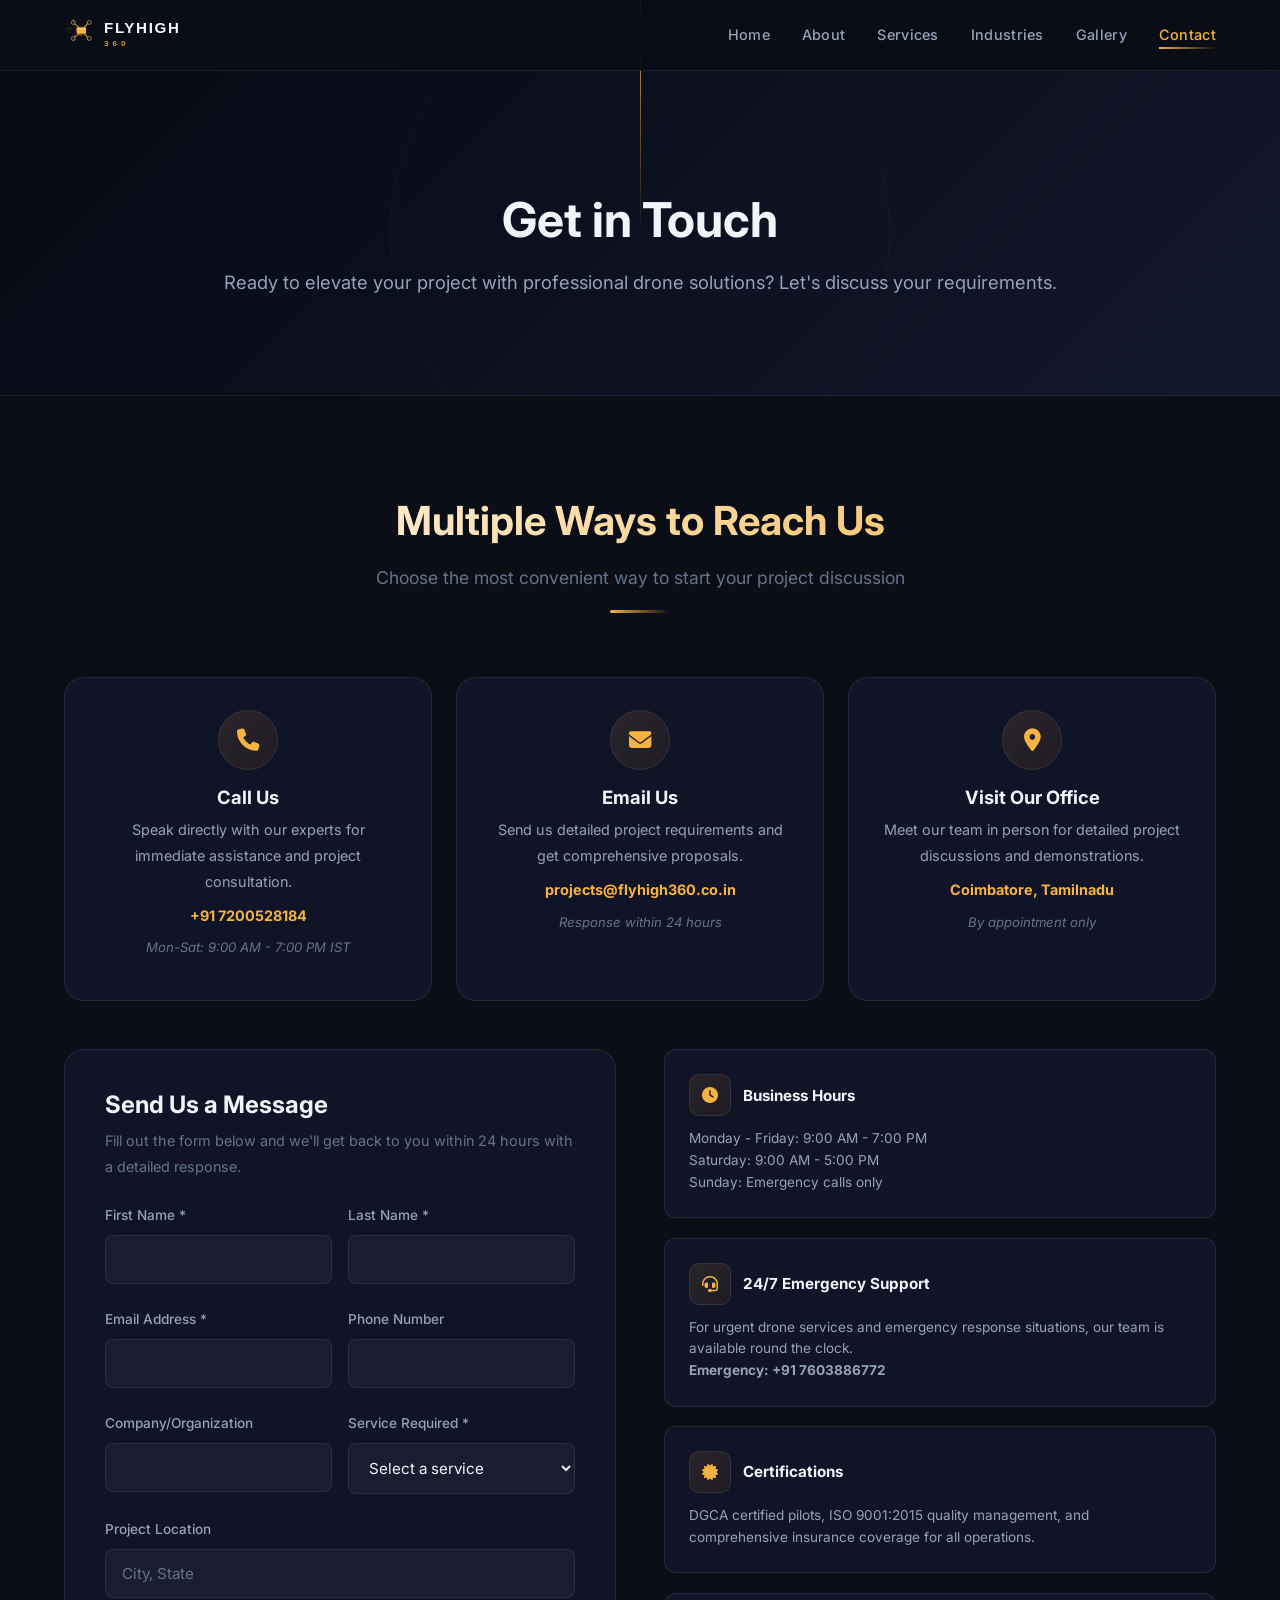
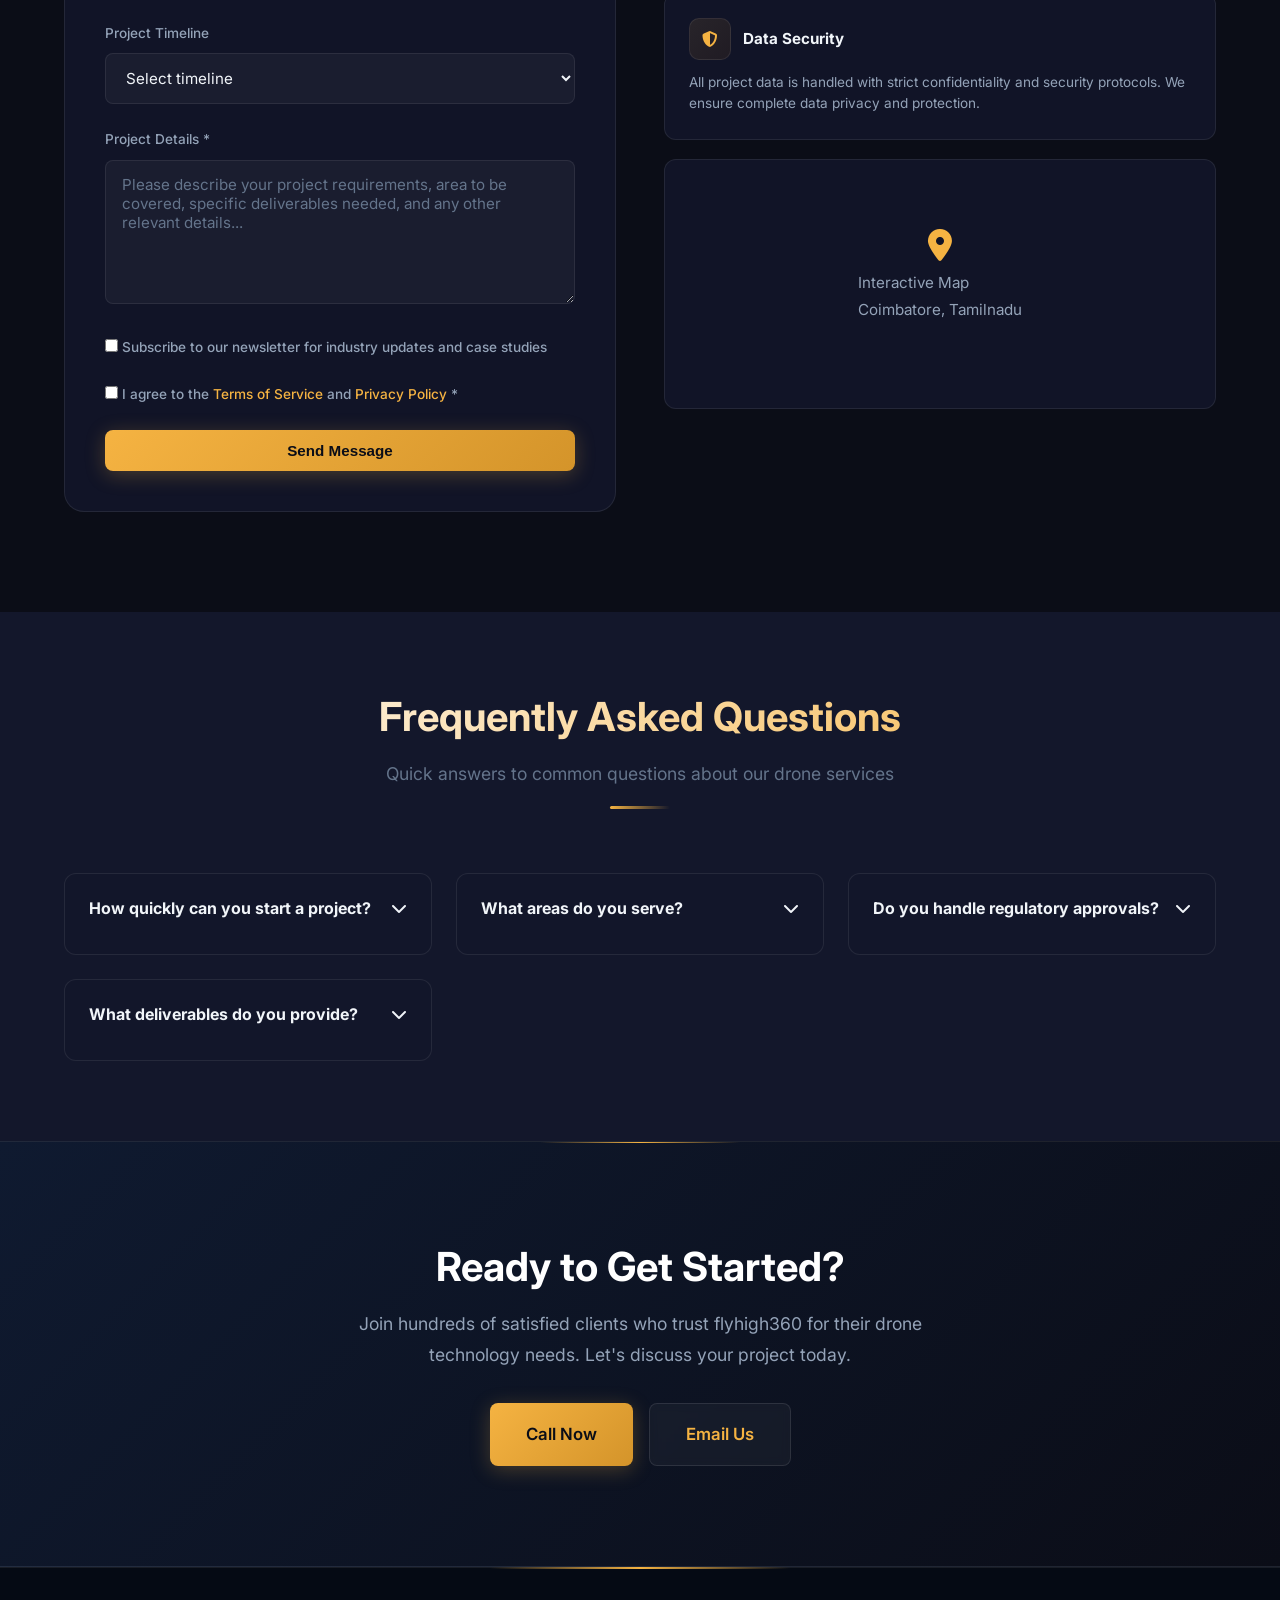
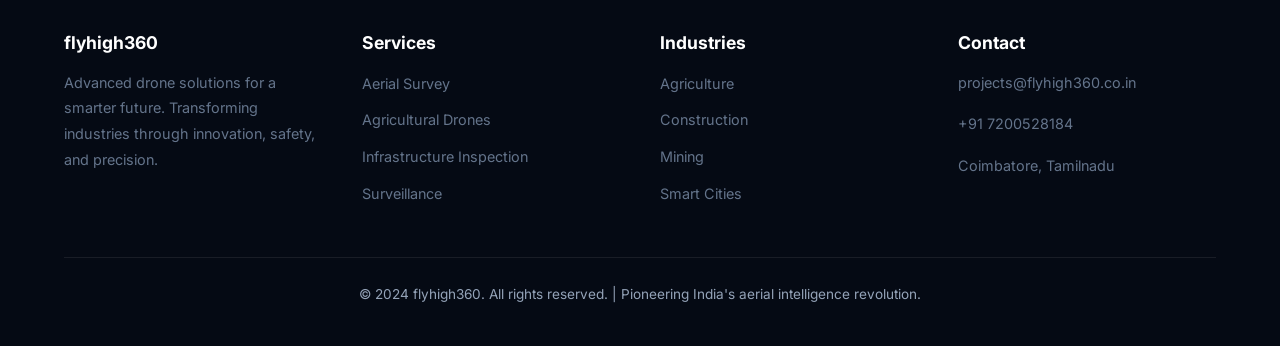
<file: contact.html>
<!DOCTYPE html>
<html lang="en">
<head>
    <meta charset="UTF-8">
    <meta name="viewport" content="width=device-width, initial-scale=1.0">
    <title>Contact Us - flyhigh360 | Get Your Drone Solutions Quote</title>
    <meta name="description" content="Contact flyhigh360 for professional drone services. Get quotes for aerial surveys, agricultural monitoring, infrastructure inspection, and more.">
    <link rel="stylesheet" href="styles/main.css">
    <link rel="preconnect" href="https://fonts.googleapis.com">
    <link rel="preconnect" href="https://fonts.gstatic.com" crossorigin>
    <link href="https://fonts.googleapis.com/css2?family=Inter:wght@300;400;500;600;700&display=swap" rel="stylesheet">
    <link rel="stylesheet" href="https://cdnjs.cloudflare.com/ajax/libs/font-awesome/6.4.0/css/all.min.css">
</head>
<body>
    <!-- Navigation -->
    <nav class="navbar" id="navbar">
        <div class="nav-container">
            <div class="nav-logo">
                <a href="index.html"><img src="images/flyhigh360-logo-alt2.svg?r=3" alt="FLYHIGH360"></a>
            </div>
            <ul class="nav-menu" id="nav-menu">
                <li class="nav-item">
                    <a href="index.html" class="nav-link">Home</a>
                </li>
                <li class="nav-item">
                    <a href="about.html" class="nav-link">About</a>
                </li>
                <li class="nav-item">
                    <a href="services.html" class="nav-link">Services</a>
                </li>
                <li class="nav-item">
                    <a href="industries.html" class="nav-link">Industries</a>
                </li>
                <li class="nav-item">
                    <a href="gallery.html" class="nav-link">Gallery</a>
                </li>
                <li class="nav-item">
                    <a href="contact.html" class="nav-link active">Contact</a>
                </li>
            </ul>
            <div class="nav-toggle" id="mobile-menu">
                <span class="bar"></span>
                <span class="bar"></span>
                <span class="bar"></span>
            </div>
        </div>
    </nav>

    <!-- Page Header -->
    <section class="contact-page-header">
        <div class="radar-scan"></div>
        <div class="container">
            <h1>Get in Touch</h1>
            <p>Ready to elevate your project with professional drone solutions? Let's discuss your requirements.</p>
        </div>
    </section>

    <!-- Contact Methods -->
    <section class="contact-methods">
        <div class="container">
            <div class="section-header">
                <h2 class="section-title">Multiple Ways to Reach Us</h2>
                <p class="section-subtitle">Choose the most convenient way to start your project discussion</p>
            </div>
            
            <div class="contact-methods-grid">
                <div class="contact-method">
                    <div class="contact-method-icon">
                        <i class="fas fa-phone"></i>
                    </div>
                    <h3>Call Us</h3>
                    <p>Speak directly with our experts for immediate assistance and project consultation.</p>
                    <p><strong>+91 7200528184</strong></p>
                    <p class="hours">Mon-Sat: 9:00 AM - 7:00 PM IST</p>
                </div>

                <div class="contact-method">
                    <div class="contact-method-icon">
                        <i class="fas fa-envelope"></i>
                    </div>
                    <h3>Email Us</h3>
                    <p>Send us detailed project requirements and get comprehensive proposals.</p>
                    <p><strong>projects@flyhigh360.co.in</strong></p>
                    <p class="hours">Response within 24 hours</p>
                </div>

                <div class="contact-method">
                    <div class="contact-method-icon">
                        <i class="fas fa-map-marker-alt"></i>
                    </div>
                    <h3>Visit Our Office</h3>
                    <p>Meet our team in person for detailed project discussions and demonstrations.</p>
                    <p><strong>Coimbatore, Tamilnadu</strong></p>
                    <p class="hours">By appointment only</p>
                </div>
            </div>

            <!-- Main Contact Form -->
            <div class="contact-grid">
                <div class="contact-form-large">
                    <h3>Send Us a Message</h3>
                    <p>Fill out the form below and we'll get back to you within 24 hours with a detailed response.</p>
                    
                    <div class="message" id="form-message"></div>
                    
                    <form class="contact-form-main" id="contact-form" action="https://formsubmit.co/projects@flyhigh360.co.in" method="POST">
                        <input type="hidden" name="_captcha" value="false">
                        <input type="hidden" name="_template" value="table">
                        <input type="text" name="_honey" style="display:none">
                        <input type="hidden" name="_subject" value="New Contact Form Submission - flyhigh360">
                        <div class="form-row">
                            <div class="form-group">
                                <label for="firstName">First Name *</label>
                                <input type="text" id="firstName" name="firstName" required>
                            </div>
                            <div class="form-group">
                                <label for="lastName">Last Name *</label>
                                <input type="text" id="lastName" name="lastName" required>
                            </div>
                        </div>
                        
                        <div class="form-row">
                            <div class="form-group">
                                <label for="email">Email Address *</label>
                                <input type="email" id="email" name="email" required>
                            </div>
                            <div class="form-group">
                                <label for="phone">Phone Number</label>
                                <input type="tel" id="phone" name="phone">
                            </div>
                        </div>
                        
                        <div class="form-row">
                            <div class="form-group">
                                <label for="company">Company/Organization</label>
                                <input type="text" id="company" name="company">
                            </div>
                            <div class="form-group">
                                <label for="service">Service Required *</label>
                                <select id="service" name="service" required>
                                    <option value="">Select a service</option>
                                    <option value="aerial-survey">Aerial Survey & Mapping</option>
                                    <option value="agriculture">Agricultural Drone Services</option>
                                    <option value="inspection">Infrastructure Inspection</option>
                                    <option value="photography">Aerial Photography</option>
                                    <option value="surveillance">Surveillance & Monitoring</option>
                                    <option value="other">Other</option>
                                </select>
                            </div>
                        </div>
                        
                        <div class="form-group full-width">
                            <label for="location">Project Location</label>
                            <input type="text" id="location" name="location" placeholder="City, State">
                        </div>
                        
                        <div class="form-group full-width">
                            <label for="timeline">Project Timeline</label>
                            <select id="timeline" name="timeline">
                                <option value="">Select timeline</option>
                                <option value="urgent">Urgent (Within 1 week)</option>
                                <option value="soon">Soon (1-4 weeks)</option>
                                <option value="planned">Planned (1-3 months)</option>
                                <option value="future">Future (3+ months)</option>
                            </select>
                        </div>
                        
                        <div class="form-group full-width">
                            <label for="message">Project Details *</label>
                            <textarea id="message" name="message" rows="6" placeholder="Please describe your project requirements, area to be covered, specific deliverables needed, and any other relevant details..." required></textarea>
                        </div>
                        
                        <div class="form-group full-width">
                            <label class="checkbox-label">
                                <input type="checkbox" id="newsletter" name="newsletter">
                                <span class="checkmark"></span>
                                Subscribe to our newsletter for industry updates and case studies
                            </label>
                        </div>
                        
                        <div class="form-group full-width">
                            <label class="checkbox-label">
                                <input type="checkbox" id="terms" name="terms" required>
                                <span class="checkmark"></span>
                                I agree to the <a href="#" target="_blank">Terms of Service</a> and <a href="#" target="_blank">Privacy Policy</a> *
                            </label>
                        </div>
                        
                        <button type="submit" class="btn btn-primary btn-full" id="submit-btn">
                            Send Message
                        </button>
                    </form>
                </div>

                <div class="contact-info-large">
                    <div class="contact-card">
                        <div class="contact-card-header">
                            <div class="contact-card-icon">
                                <i class="fas fa-clock"></i>
                            </div>
                            <h4>Business Hours</h4>
                        </div>
                        <p>Monday - Friday: 9:00 AM - 7:00 PM<br>
                        Saturday: 9:00 AM - 5:00 PM<br>
                        Sunday: Emergency calls only</p>
                    </div>

                    <div class="contact-card">
                        <div class="contact-card-header">
                            <div class="contact-card-icon">
                                <i class="fas fa-headset"></i>
                            </div>
                            <h4>24/7 Emergency Support</h4>
                        </div>
                        <p>For urgent drone services and emergency response situations, our team is available round the clock.</p>
                        <p><strong>Emergency: +91 7603886772</strong></p>
                    </div>

                    <div class="contact-card">
                        <div class="contact-card-header">
                            <div class="contact-card-icon">
                                <i class="fas fa-certificate"></i>
                            </div>
                            <h4>Certifications</h4>
                        </div>
                        <p>DGCA certified pilots, ISO 9001:2015 quality management, and comprehensive insurance coverage for all operations.</p>
                    </div>

                    <div class="contact-card">
                        <div class="contact-card-header">
                            <div class="contact-card-icon">
                                <i class="fas fa-shield-alt"></i>
                            </div>
                            <h4>Data Security</h4>
                        </div>
                        <p>All project data is handled with strict confidentiality and security protocols. We ensure complete data privacy and protection.</p>
                    </div>

                    <!-- Map Placeholder -->
                    <div class="map-container">
                        <div class="map-placeholder">
                            <i class="fas fa-map-marker-alt"></i>
                            <p>Interactive Map<br>Coimbatore, Tamilnadu</p>
                        </div>
                    </div>
                </div>
            </div>
        </div>
    </section>

    <!-- FAQ Section -->
    <section class="faq-section">
        <div class="container">
            <div class="section-header">
                <h2 class="section-title">Frequently Asked Questions</h2>
                <p class="section-subtitle">Quick answers to common questions about our drone services</p>
            </div>
            
            <div class="faq-grid">
                <div class="faq-item">
                    <h4>How quickly can you start a project?</h4>
                    <p>For standard projects, we can typically begin within 3-5 business days. Emergency and urgent projects can be accommodated within 24-48 hours, subject to weather conditions and regulatory approvals.</p>
                </div>
                
                <div class="faq-item">
                    <h4>What areas do you serve?</h4>
                    <p>We provide drone services across India, with primary operations in Karnataka, Maharashtra, Gujarat, Punjab, and Delhi NCR. We can deploy teams to any location based on project requirements.</p>
                </div>
                
                <div class="faq-item">
                    <h4>Do you handle regulatory approvals?</h4>
                    <p>Yes, we manage all necessary DGCA permissions, NOCs, and regulatory compliance for your project. Our team ensures all flights are conducted within legal frameworks.</p>
                </div>
                
                <div class="faq-item">
                    <h4>What deliverables do you provide?</h4>
                    <p>Depending on the service, we provide high-resolution images, videos, 3D models, orthomosaics, point clouds, GIS data, detailed reports, and analysis. All data is delivered in industry-standard formats.</p>
                </div>
            </div>
        </div>
    </section>

    <!-- Call to Action -->
    <section class="cta">
        <div class="container">
            <div class="cta-content">
                <h2>Ready to Get Started?</h2>
                <p>Join hundreds of satisfied clients who trust flyhigh360 for their drone technology needs. Let's discuss your project today.</p>
                <div class="cta-buttons">
                    <a href="tel:+917200528184" class="btn btn-primary btn-large">Call Now</a>
                    <a href="mailto:projects@flyhigh360.co.in" class="btn btn-secondary btn-large">Email Us</a>
                </div>
            </div>
        </div>
    </section>

    <!-- Footer -->
    <footer class="footer">
        <div class="container">
            <div class="footer-content">
                <div class="footer-section">
                    <h3>flyhigh360</h3>
                    <p>Advanced drone solutions for a smarter future. Transforming industries through innovation, safety, and precision.</p>
                </div>
                <div class="footer-section">
                    <h4>Services</h4>
                    <ul>
                        <li><a href="services.html">Aerial Survey</a></li>
                        <li><a href="services.html">Agricultural Drones</a></li>
                        <li><a href="services.html">Infrastructure Inspection</a></li>
                        <li><a href="services.html">Surveillance</a></li>
                    </ul>
                </div>
                <div class="footer-section">
                    <h4>Industries</h4>
                    <ul>
                        <li><a href="industries.html">Agriculture</a></li>
                        <li><a href="industries.html">Construction</a></li>
                        <li><a href="industries.html">Mining</a></li>
                        <li><a href="industries.html">Smart Cities</a></li>
                    </ul>
                </div>
                <div class="footer-section">
                    <h4>Contact</h4>
                    <p>projects@flyhigh360.co.in</p>
                    <p>+91 7200528184</p>
                    <p>Coimbatore, Tamilnadu</p>
                </div>
            </div>
            <div class="footer-bottom">
                <p>&copy; 2024 flyhigh360. All rights reserved. | Pioneering India's aerial intelligence revolution.</p>
            </div>
        </div>
    </footer>

    <script src="scripts/main.js"></script>
    <script src="scripts/contact.js"></script>
</body>
</html>
</file>
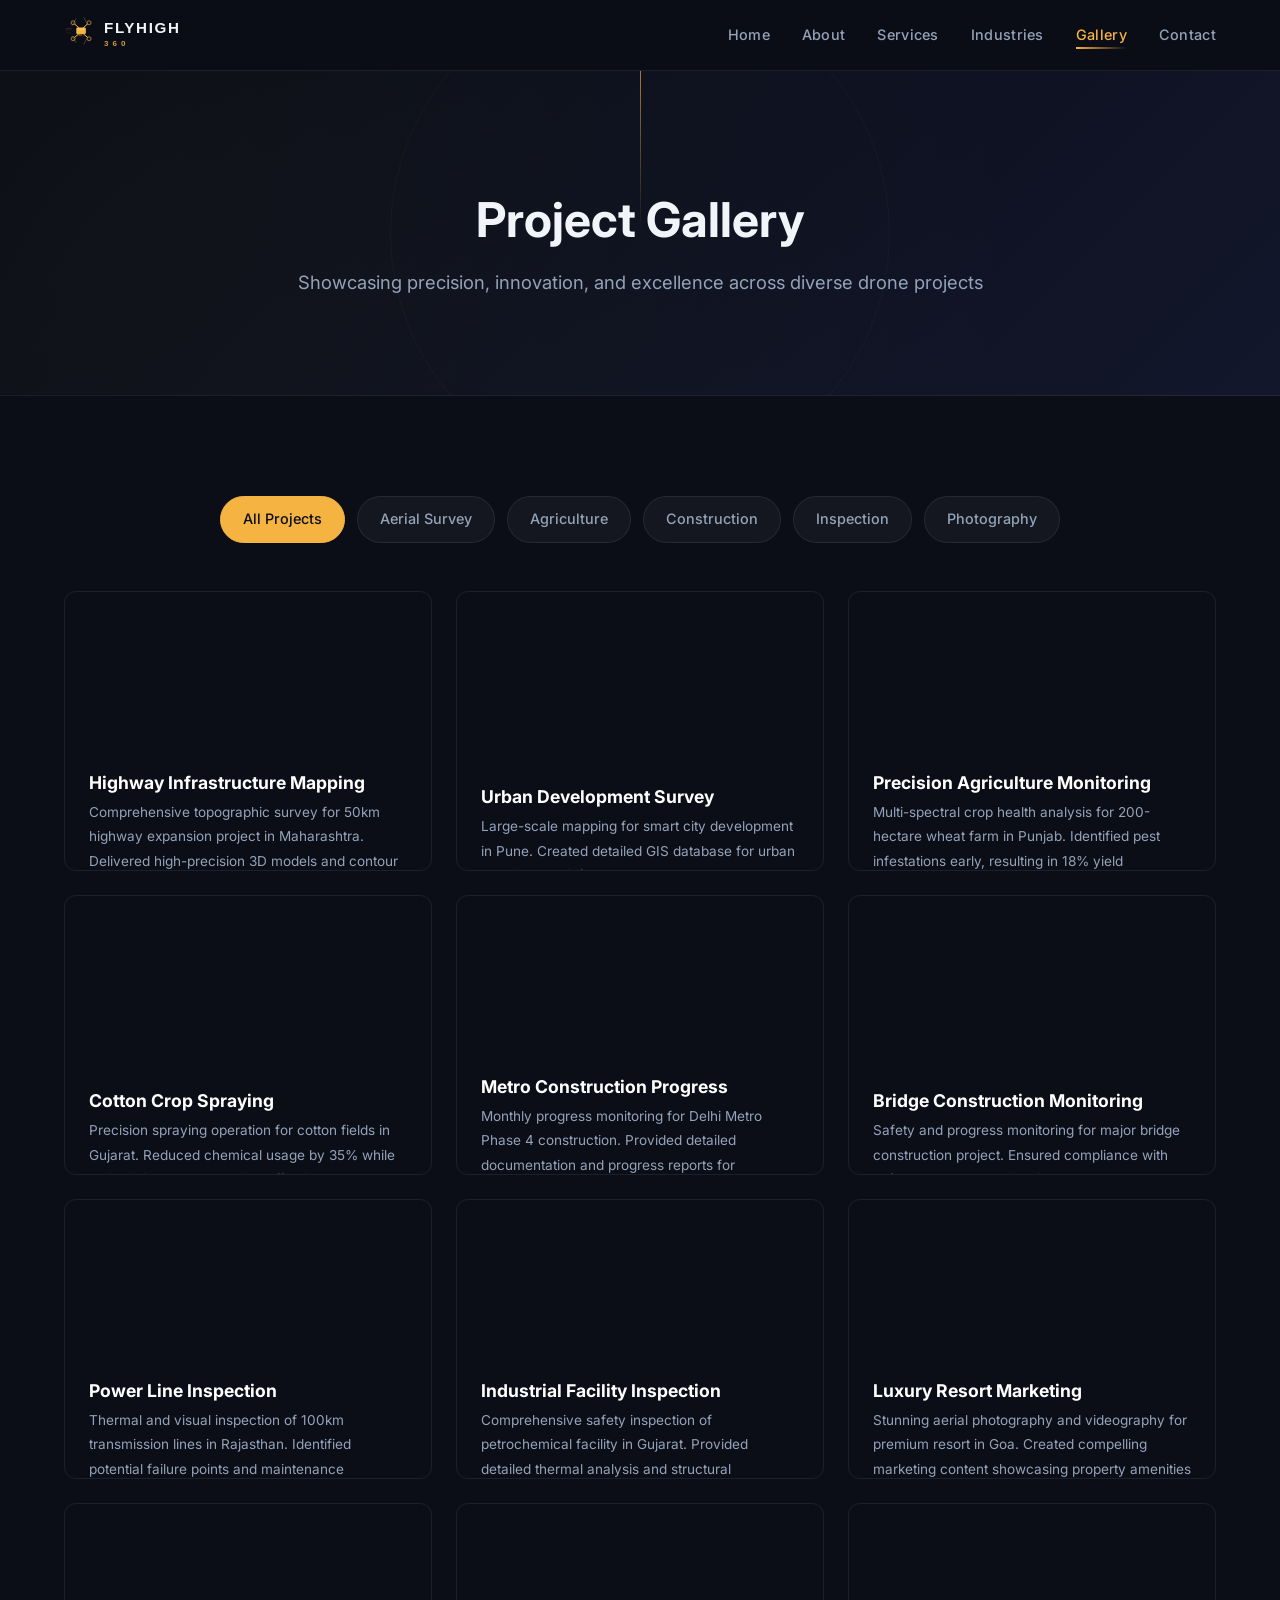
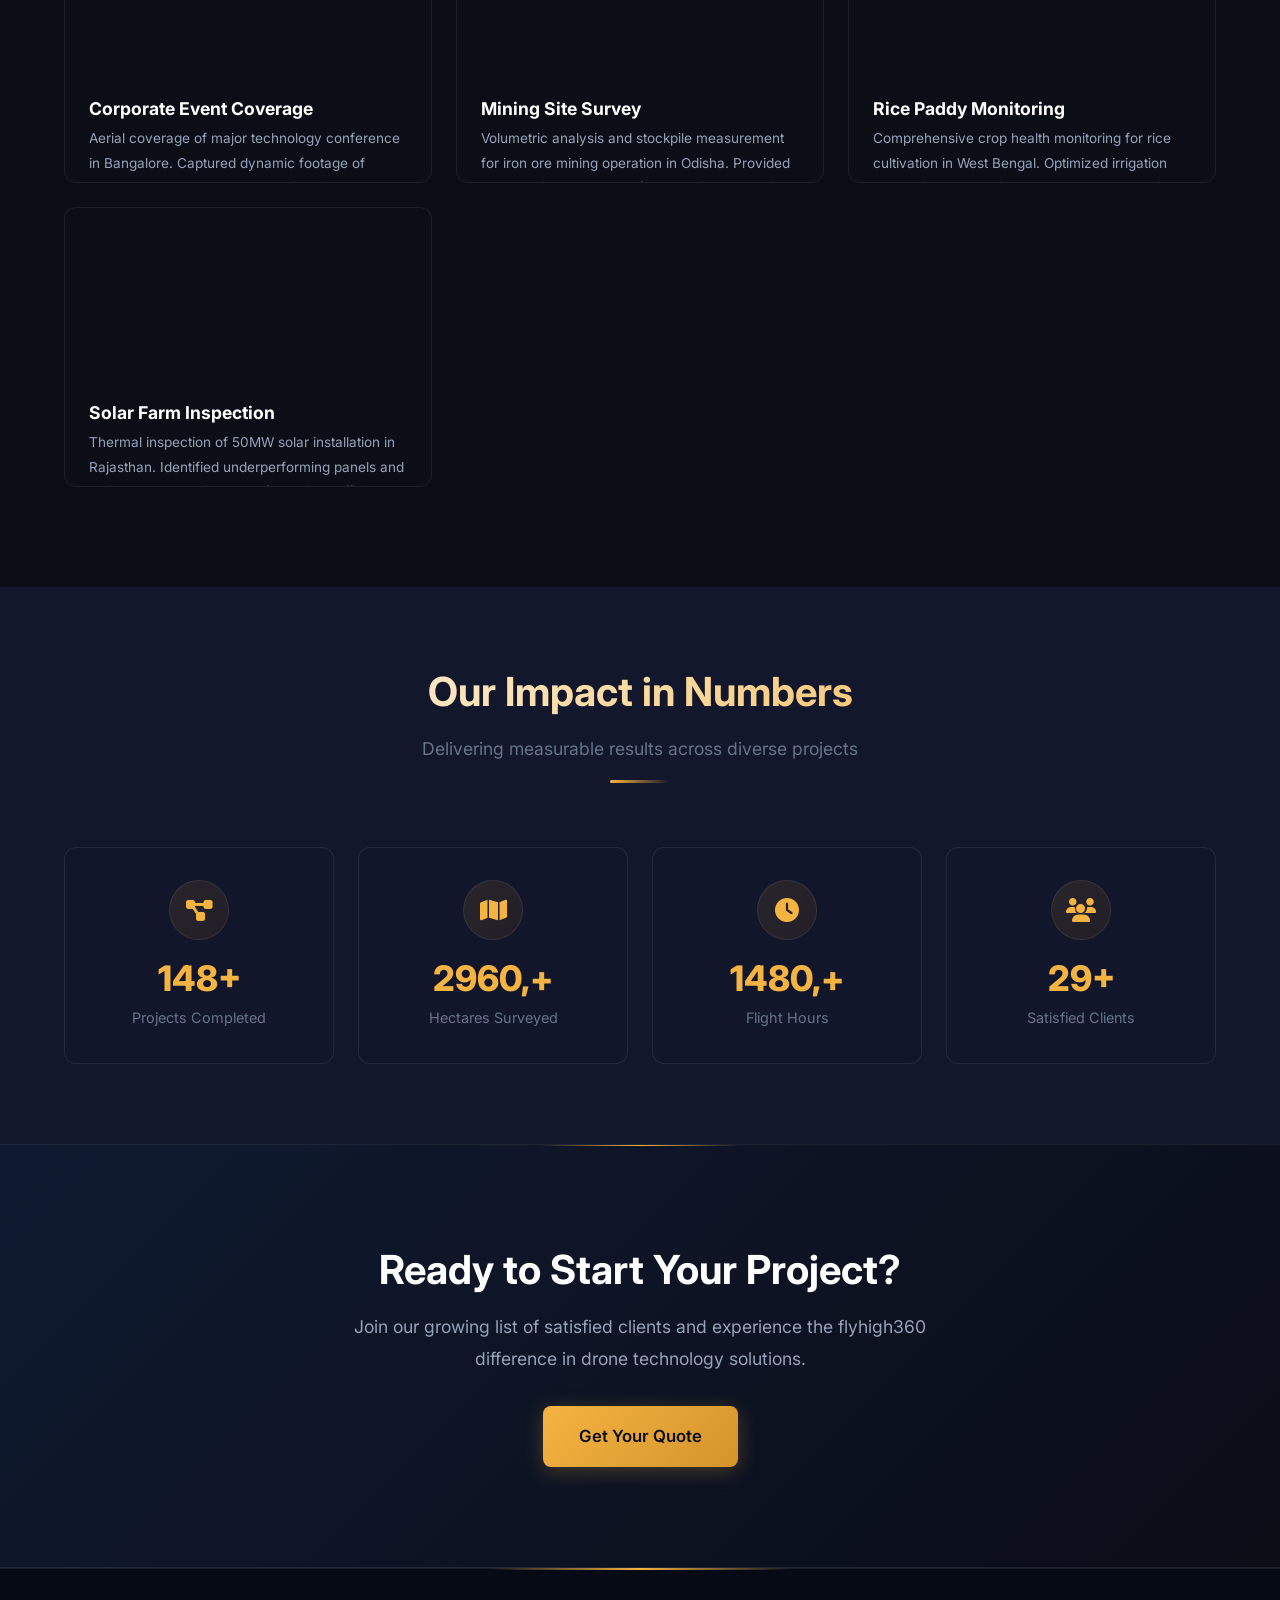
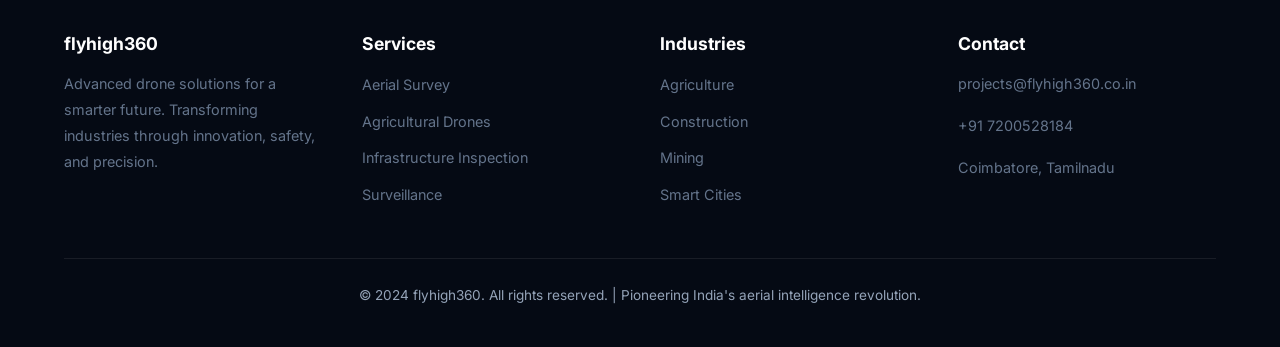
<file: gallery.html>
<!DOCTYPE html>
<html lang="en">
<head>
    <meta charset="UTF-8">
    <meta name="viewport" content="width=device-width, initial-scale=1.0">
    <title>Gallery - flyhigh360 | Drone Photography & Project Showcase</title>
    <meta name="description" content="Explore flyhigh360's portfolio of aerial photography, surveying projects, and drone technology applications across various industries in India.">
    <link rel="stylesheet" href="styles/main.css">
    <link rel="preconnect" href="https://fonts.googleapis.com">
    <link rel="preconnect" href="https://fonts.gstatic.com" crossorigin>
    <link href="https://fonts.googleapis.com/css2?family=Inter:wght@300;400;500;600;700&display=swap" rel="stylesheet">
    <link rel="stylesheet" href="https://cdnjs.cloudflare.com/ajax/libs/font-awesome/6.4.0/css/all.min.css">
</head>
<body>
    <!-- Navigation -->
    <nav class="navbar" id="navbar">
        <div class="nav-container">
            <div class="nav-logo">
                <a href="index.html"><img src="images/flyhigh360-logo-alt2.svg?r=3" alt="FLYHIGH360"></a>
            </div>
            <ul class="nav-menu" id="nav-menu">
                <li class="nav-item">
                    <a href="index.html" class="nav-link">Home</a>
                </li>
                <li class="nav-item">
                    <a href="about.html" class="nav-link">About</a>
                </li>
                <li class="nav-item">
                    <a href="services.html" class="nav-link">Services</a>
                </li>
                <li class="nav-item">
                    <a href="industries.html" class="nav-link">Industries</a>
                </li>
                <li class="nav-item">
                    <a href="gallery.html" class="nav-link active">Gallery</a>
                </li>
                <li class="nav-item">
                    <a href="contact.html" class="nav-link">Contact</a>
                </li>
            </ul>
            <div class="nav-toggle" id="mobile-menu">
                <span class="bar"></span>
                <span class="bar"></span>
                <span class="bar"></span>
            </div>
        </div>
    </nav>

    <!-- Page Header -->
    <section class="page-header">
        <div class="radar-scan"></div>
        <div class="container">
            <h1>Project Gallery</h1>
            <p>Showcasing precision, innovation, and excellence across diverse drone projects</p>
        </div>
    </section>

    <!-- Gallery Page -->
    <section class="gallery-page">
        <div class="container">
            <!-- Gallery Filters -->
            <div class="gallery-filters">
                <a href="#" class="filter-btn active" data-filter="all">All Projects</a>
                <a href="#" class="filter-btn" data-filter="survey">Aerial Survey</a>
                <a href="#" class="filter-btn" data-filter="agriculture">Agriculture</a>
                <a href="#" class="filter-btn" data-filter="construction">Construction</a>
                <a href="#" class="filter-btn" data-filter="inspection">Inspection</a>
                <a href="#" class="filter-btn" data-filter="photography">Photography</a>
            </div>

            <!-- Gallery Grid -->
            <div class="gallery-grid-large">
                <!-- Aerial Survey Projects -->
                <div class="gallery-item-large" data-category="survey">
                    <div class="gallery-image-large">
                        <div class="placeholder-image aerial-survey"></div>
                        <div class="gallery-overlay-large">
                            <h3>Highway Infrastructure Mapping</h3>
                            <p>Comprehensive topographic survey for 50km highway expansion project in Maharashtra. Delivered high-precision 3D models and contour maps for construction planning.</p>
                            <div class="project-details">
                                <span><i class="fas fa-map-marker-alt"></i> Maharashtra</span>
                                <span><i class="fas fa-calendar"></i> 2024</span>
                            </div>
                        </div>
                    </div>
                </div>

                <div class="gallery-item-large" data-category="survey">
                    <div class="gallery-image-large">
                        <div class="placeholder-image" style="background-image: url('https://images.unsplash.com/photo-1527977966376-1c8408f9f108?auto=format&fit=crop&w=800&q=80');"></div>
                        <div class="gallery-overlay-large">
                            <h3>Urban Development Survey</h3>
                            <p>Large-scale mapping for smart city development in Pune. Created detailed GIS database for urban planning and infrastructure development.</p>
                            <div class="project-details">
                                <span><i class="fas fa-map-marker-alt"></i> Pune</span>
                                <span><i class="fas fa-calendar"></i> 2024</span>
                            </div>
                        </div>
                    </div>
                </div>

                <!-- Agriculture Projects -->
                <div class="gallery-item-large" data-category="agriculture">
                    <div class="gallery-image-large">
                        <div class="placeholder-image agriculture"></div>
                        <div class="gallery-overlay-large">
                            <h3>Precision Agriculture Monitoring</h3>
                            <p>Multi-spectral crop health analysis for 200-hectare wheat farm in Punjab. Identified pest infestations early, resulting in 18% yield improvement.</p>
                            <div class="project-details">
                                <span><i class="fas fa-map-marker-alt"></i> Punjab</span>
                                <span><i class="fas fa-calendar"></i> 2024</span>
                            </div>
                        </div>
                    </div>
                </div>

                <div class="gallery-item-large" data-category="agriculture">
                    <div class="gallery-image-large">
                        <div class="placeholder-image" style="background-image: url('https://images.unsplash.com/photo-1659564455704-a776929f000a?auto=format&fit=crop&w=800&q=80');"></div>
                        <div class="gallery-overlay-large">
                            <h3>Cotton Crop Spraying</h3>
                            <p>Precision spraying operation for cotton fields in Gujarat. Reduced chemical usage by 35% while maintaining crop protection effectiveness.</p>
                            <div class="project-details">
                                <span><i class="fas fa-map-marker-alt"></i> Gujarat</span>
                                <span><i class="fas fa-calendar"></i> 2024</span>
                            </div>
                        </div>
                    </div>
                </div>

                <!-- Construction Projects -->
                <div class="gallery-item-large" data-category="construction">
                    <div class="gallery-image-large">
                        <div class="placeholder-image construction"></div>
                        <div class="gallery-overlay-large">
                            <h3>Metro Construction Progress</h3>
                            <p>Monthly progress monitoring for Delhi Metro Phase 4 construction. Provided detailed documentation and progress reports for stakeholders.</p>
                            <div class="project-details">
                                <span><i class="fas fa-map-marker-alt"></i> Delhi</span>
                                <span><i class="fas fa-calendar"></i> 2024</span>
                            </div>
                        </div>
                    </div>
                </div>

                <div class="gallery-item-large" data-category="construction">
                    <div class="gallery-image-large">
                        <div class="placeholder-image" style="background-image: url('https://images.unsplash.com/photo-1504208434309-cb69f4fe52b0?auto=format&fit=crop&w=800&q=80');"></div>
                        <div class="gallery-overlay-large">
                            <h3>Bridge Construction Monitoring</h3>
                            <p>Safety and progress monitoring for major bridge construction project. Ensured compliance with safety protocols and timeline adherence.</p>
                            <div class="project-details">
                                <span><i class="fas fa-map-marker-alt"></i> Karnataka</span>
                                <span><i class="fas fa-calendar"></i> 2024</span>
                            </div>
                        </div>
                    </div>
                </div>

                <!-- Inspection Projects -->
                <div class="gallery-item-large" data-category="inspection">
                    <div class="gallery-image-large">
                        <div class="placeholder-image inspection"></div>
                        <div class="gallery-overlay-large">
                            <h3>Power Line Inspection</h3>
                            <p>Thermal and visual inspection of 100km transmission lines in Rajasthan. Identified potential failure points and maintenance requirements.</p>
                            <div class="project-details">
                                <span><i class="fas fa-map-marker-alt"></i> Rajasthan</span>
                                <span><i class="fas fa-calendar"></i> 2024</span>
                            </div>
                        </div>
                    </div>
                </div>

                <div class="gallery-item-large" data-category="inspection">
                    <div class="gallery-image-large">
                        <div class="placeholder-image" style="background-image: url('https://images.unsplash.com/photo-1514043454212-14c181f46583?auto=format&fit=crop&w=800&q=80');"></div>
                        <div class="gallery-overlay-large">
                            <h3>Industrial Facility Inspection</h3>
                            <p>Comprehensive safety inspection of petrochemical facility in Gujarat. Provided detailed thermal analysis and structural assessment reports.</p>
                            <div class="project-details">
                                <span><i class="fas fa-map-marker-alt"></i> Gujarat</span>
                                <span><i class="fas fa-calendar"></i> 2024</span>
                            </div>
                        </div>
                    </div>
                </div>

                <!-- Photography Projects -->
                <div class="gallery-item-large" data-category="photography">
                    <div class="gallery-image-large">
                        <div class="placeholder-image" style="background-image: url('https://images.unsplash.com/photo-1504890001746-a9a68eda46e2?auto=format&fit=crop&w=800&q=80');"></div>
                        <div class="gallery-overlay-large">
                            <h3>Luxury Resort Marketing</h3>
                            <p>Stunning aerial photography and videography for premium resort in Goa. Created compelling marketing content showcasing property amenities and location.</p>
                            <div class="project-details">
                                <span><i class="fas fa-map-marker-alt"></i> Goa</span>
                                <span><i class="fas fa-calendar"></i> 2024</span>
                            </div>
                        </div>
                    </div>
                </div>

                <div class="gallery-item-large" data-category="photography">
                    <div class="gallery-image-large">
                        <div class="placeholder-image" style="background-image: url('https://images.unsplash.com/photo-1520870121499-7dddb6ccbcde?auto=format&fit=crop&w=800&q=80');"></div>
                        <div class="gallery-overlay-large">
                            <h3>Corporate Event Coverage</h3>
                            <p>Aerial coverage of major technology conference in Bangalore. Captured dynamic footage of venue, attendees, and surrounding cityscape.</p>
                            <div class="project-details">
                                <span><i class="fas fa-map-marker-alt"></i> Bangalore</span>
                                <span><i class="fas fa-calendar"></i> 2024</span>
                            </div>
                        </div>
                    </div>
                </div>

                <!-- Additional Projects -->
                <div class="gallery-item-large" data-category="survey">
                    <div class="gallery-image-large">
                        <div class="placeholder-image" style="background-image: url('https://images.unsplash.com/photo-1660671821637-b217ebf78861?auto=format&fit=crop&w=800&q=80');"></div>
                        <div class="gallery-overlay-large">
                            <h3>Mining Site Survey</h3>
                            <p>Volumetric analysis and stockpile measurement for iron ore mining operation in Odisha. Provided accurate inventory data for operational planning.</p>
                            <div class="project-details">
                                <span><i class="fas fa-map-marker-alt"></i> Odisha</span>
                                <span><i class="fas fa-calendar"></i> 2024</span>
                            </div>
                        </div>
                    </div>
                </div>

                <div class="gallery-item-large" data-category="agriculture">
                    <div class="gallery-image-large">
                        <div class="placeholder-image" style="background-image: url('https://images.unsplash.com/photo-1508614589041-895b88991e3e?auto=format&fit=crop&w=800&q=80');"></div>
                        <div class="gallery-overlay-large">
                            <h3>Rice Paddy Monitoring</h3>
                            <p>Comprehensive crop health monitoring for rice cultivation in West Bengal. Optimized irrigation scheduling and nutrient management strategies.</p>
                            <div class="project-details">
                                <span><i class="fas fa-map-marker-alt"></i> West Bengal</span>
                                <span><i class="fas fa-calendar"></i> 2024</span>
                            </div>
                        </div>
                    </div>
                </div>

                <div class="gallery-item-large" data-category="inspection">
                    <div class="gallery-image-large">
                        <div class="placeholder-image" style="background-image: url('https://images.unsplash.com/photo-1461988320302-91bde64fc8e4?auto=format&fit=crop&w=800&q=80');"></div>
                        <div class="gallery-overlay-large">
                            <h3>Solar Farm Inspection</h3>
                            <p>Thermal inspection of 50MW solar installation in Rajasthan. Identified underperforming panels and maintenance requirements for optimal efficiency.</p>
                            <div class="project-details">
                                <span><i class="fas fa-map-marker-alt"></i> Rajasthan</span>
                                <span><i class="fas fa-calendar"></i> 2024</span>
                            </div>
                        </div>
                    </div>
                </div>
            </div>
        </div>
    </section>

    <!-- Project Stats -->
    <section class="project-stats">
        <div class="container">
            <div class="section-header">
                <h2 class="section-title">Our Impact in Numbers</h2>
                <p class="section-subtitle">Delivering measurable results across diverse projects</p>
            </div>
            <div class="stats-grid">
                <div class="stat-card">
                    <div class="stat-icon">
                        <i class="fas fa-project-diagram"></i>
                    </div>
                    <h3>500+</h3>
                    <p>Projects Completed</p>
                </div>
                <div class="stat-card">
                    <div class="stat-icon">
                        <i class="fas fa-map"></i>
                    </div>
                    <h3>10,000+</h3>
                    <p>Hectares Surveyed</p>
                </div>
                <div class="stat-card">
                    <div class="stat-icon">
                        <i class="fas fa-clock"></i>
                    </div>
                    <h3>5,000+</h3>
                    <p>Flight Hours</p>
                </div>
                <div class="stat-card">
                    <div class="stat-icon">
                        <i class="fas fa-users"></i>
                    </div>
                    <h3>100+</h3>
                    <p>Satisfied Clients</p>
                </div>
            </div>
        </div>
    </section>

    <!-- Call to Action -->
    <section class="cta">
        <div class="container">
            <div class="cta-content">
                <h2>Ready to Start Your Project?</h2>
                <p>Join our growing list of satisfied clients and experience the flyhigh360 difference in drone technology solutions.</p>
                <a href="contact.html" class="btn btn-primary btn-large">Get Your Quote</a>
            </div>
        </div>
    </section>

    <!-- Footer -->
    <footer class="footer">
        <div class="container">
            <div class="footer-content">
                <div class="footer-section">
                    <h3>flyhigh360</h3>
                    <p>Advanced drone solutions for a smarter future. Transforming industries through innovation, safety, and precision.</p>
                </div>
                <div class="footer-section">
                    <h4>Services</h4>
                    <ul>
                        <li><a href="services.html">Aerial Survey</a></li>
                        <li><a href="services.html">Agricultural Drones</a></li>
                        <li><a href="services.html">Infrastructure Inspection</a></li>
                        <li><a href="services.html">Surveillance</a></li>
                    </ul>
                </div>
                <div class="footer-section">
                    <h4>Industries</h4>
                    <ul>
                        <li><a href="industries.html">Agriculture</a></li>
                        <li><a href="industries.html">Construction</a></li>
                        <li><a href="industries.html">Mining</a></li>
                        <li><a href="industries.html">Smart Cities</a></li>
                    </ul>
                </div>
                <div class="footer-section">
                    <h4>Contact</h4>
                    <p>projects@flyhigh360.co.in</p>
                    <p>+91 7200528184</p>
                    <p>Coimbatore, Tamilnadu</p>
                </div>
            </div>
            <div class="footer-bottom">
                <p>&copy; 2024 flyhigh360. All rights reserved. | Pioneering India's aerial intelligence revolution.</p>
            </div>
        </div>
    </footer>

    <script src="scripts/main.js"></script>
    <script src="scripts/gallery.js"></script>
</body>
</html>
</file>
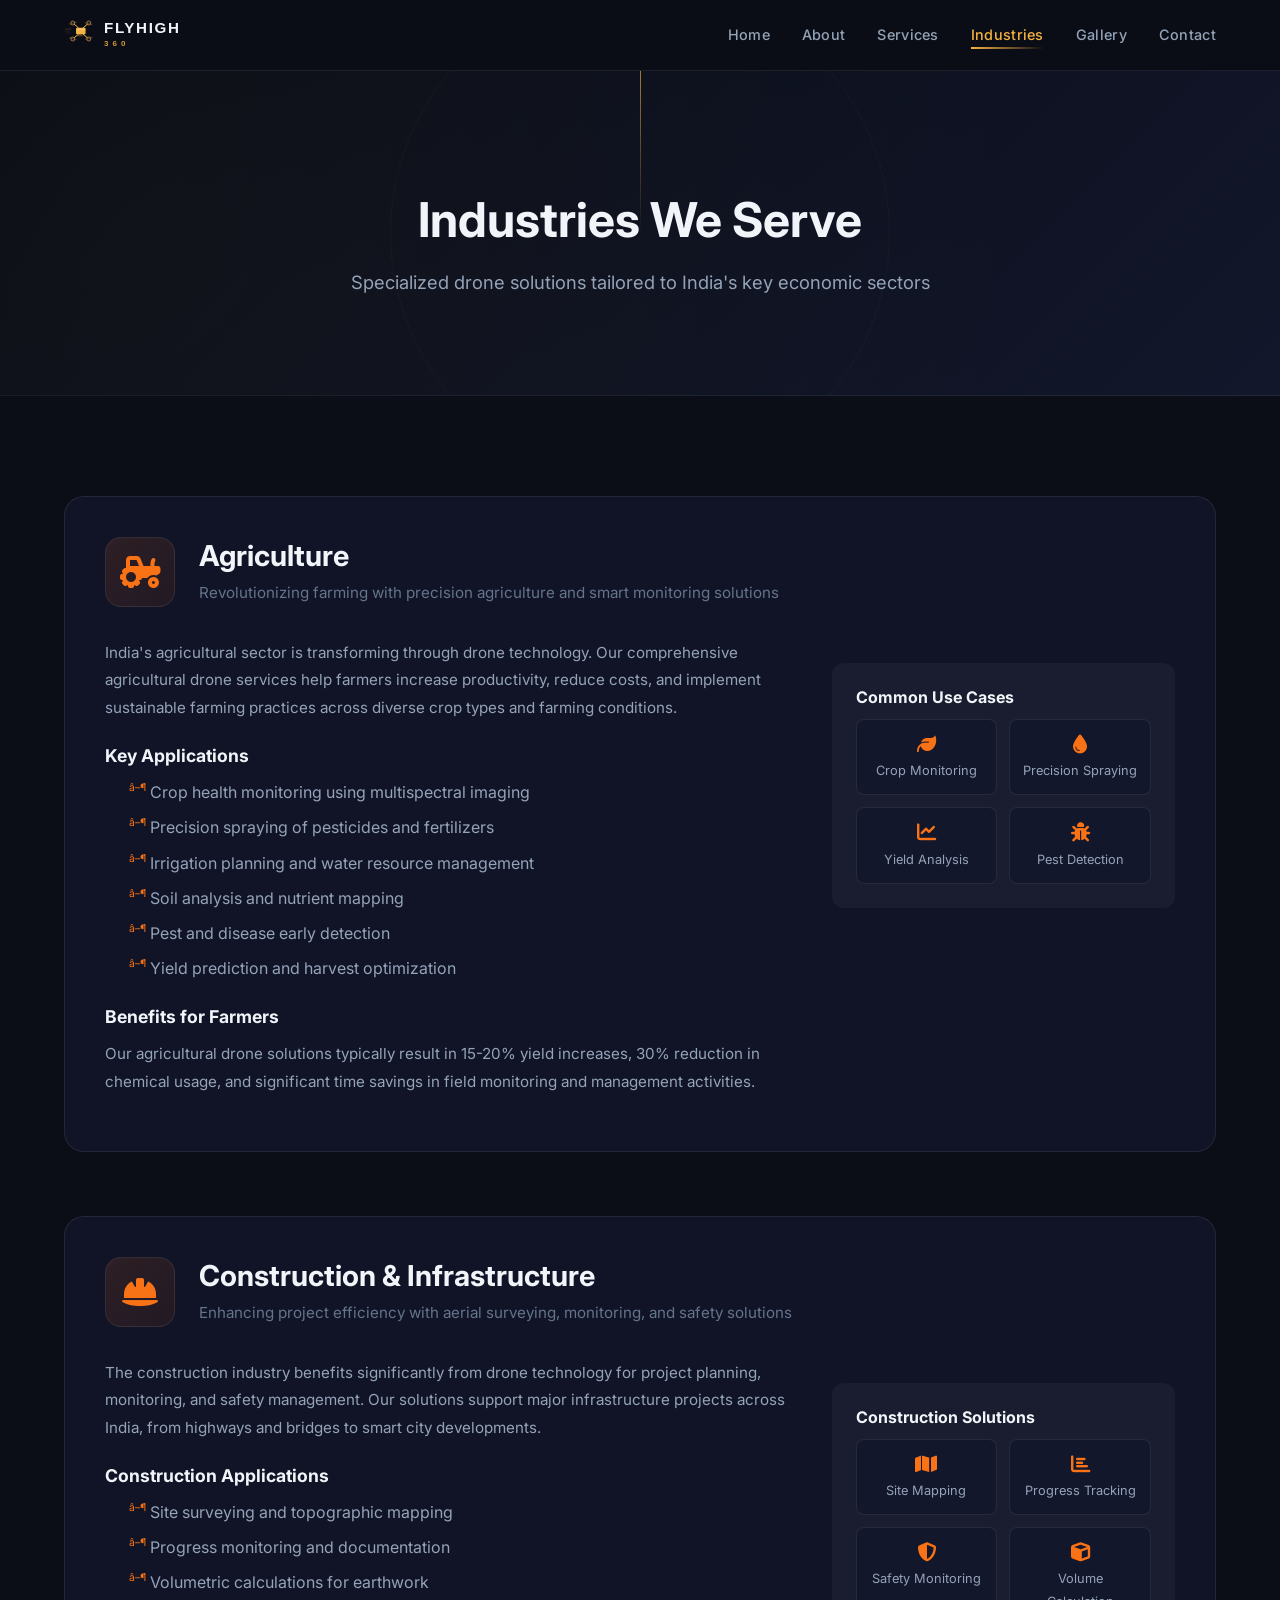
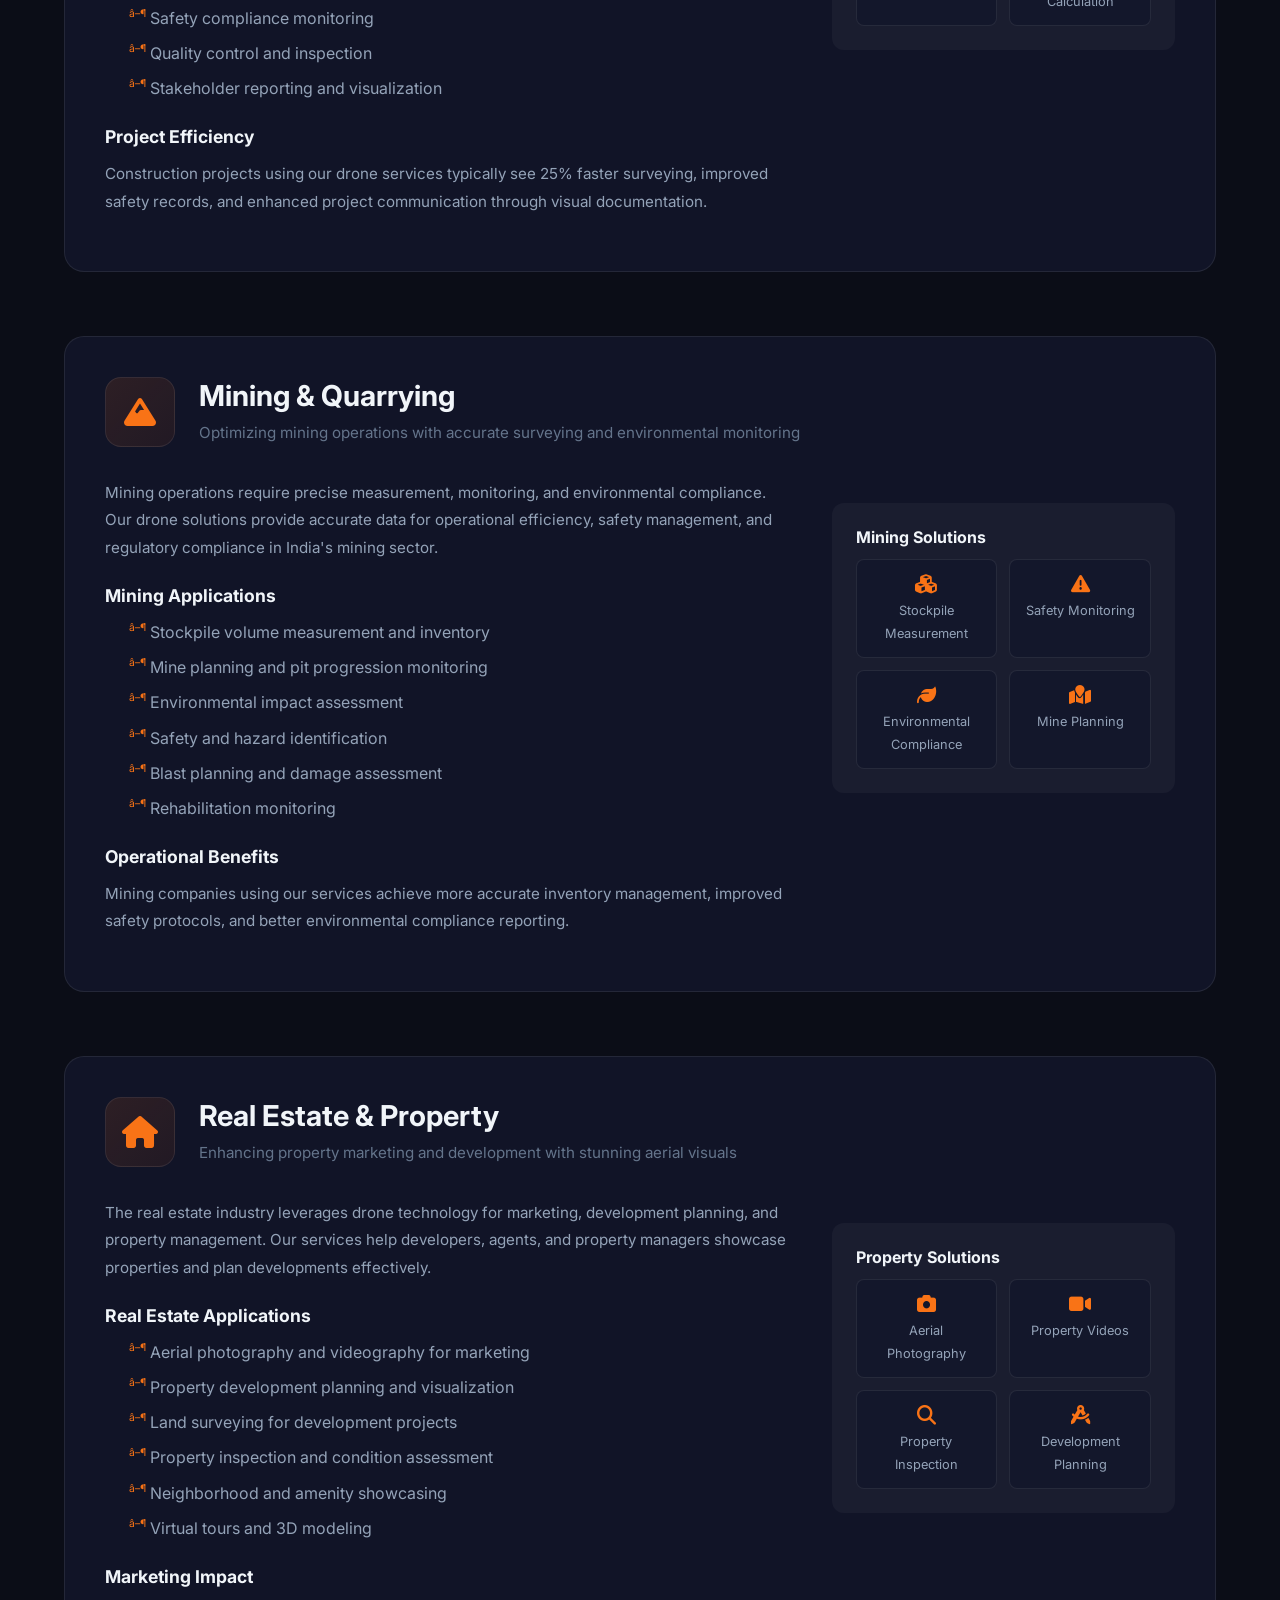
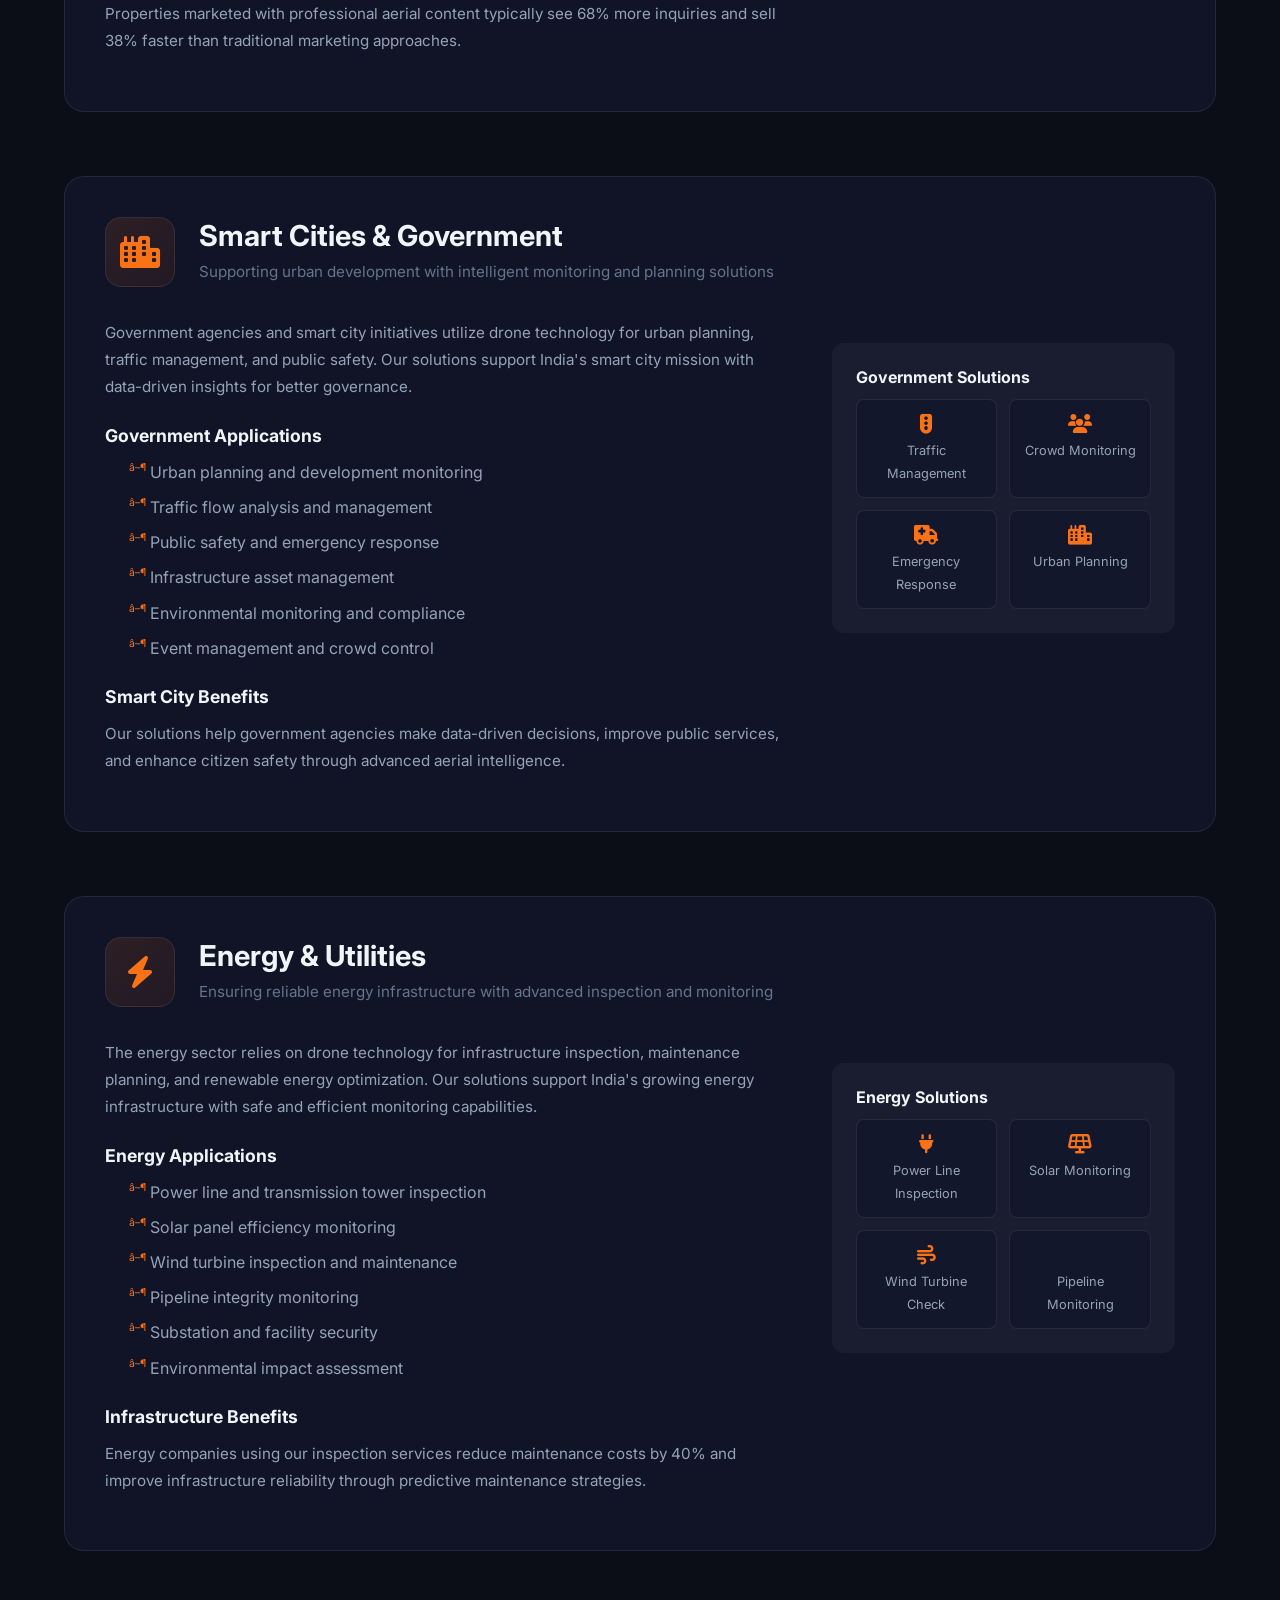
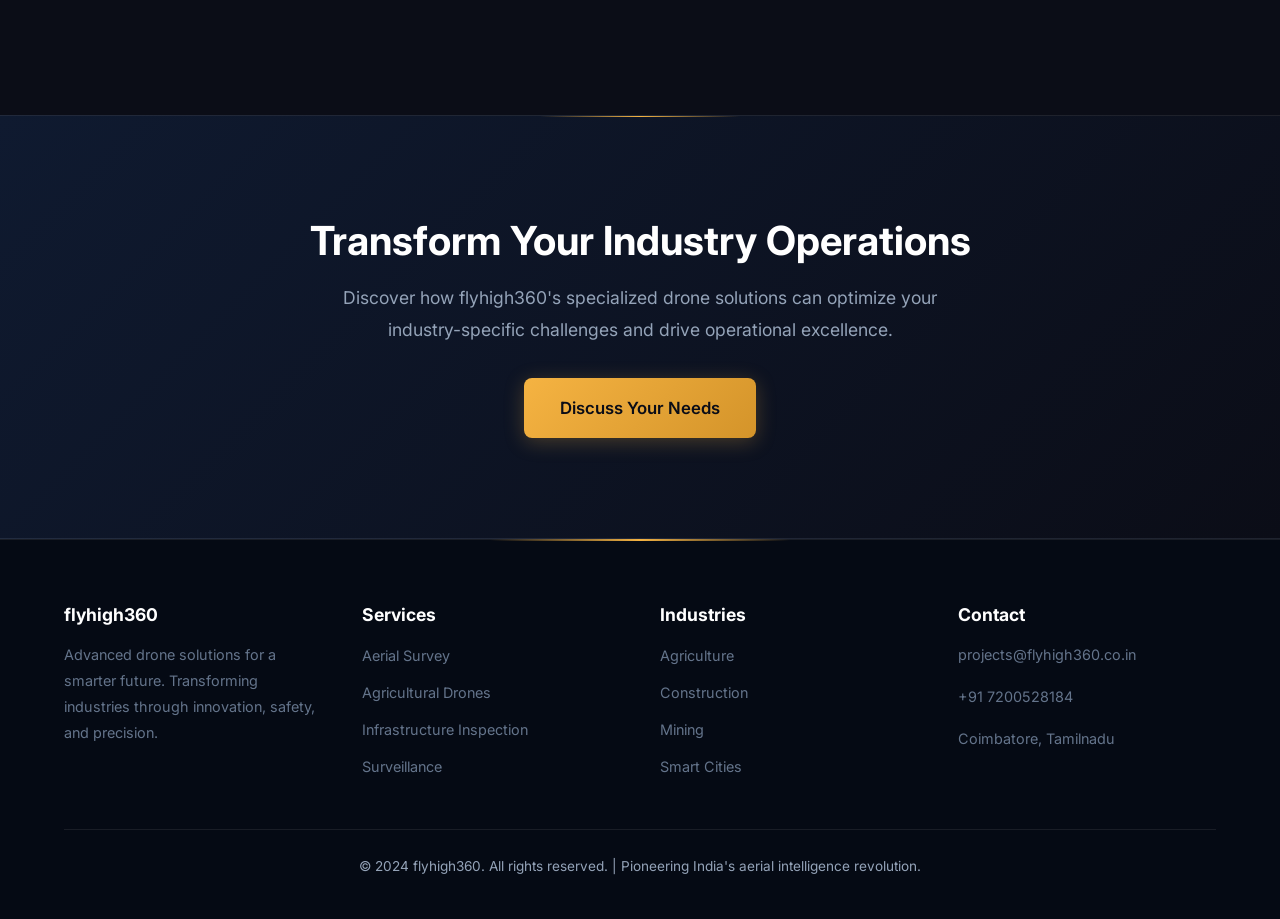
<file: industries.html>
<!DOCTYPE html>
<html lang="en">
<head>
    <meta charset="UTF-8">
    <meta name="viewport" content="width=device-width, initial-scale=1.0">
    <title>Industries - flyhigh360 | Drone Solutions Across Sectors</title>
    <meta name="description" content="Specialized drone solutions for agriculture, construction, mining, real estate, smart cities, and energy sectors across India.">
    <link rel="stylesheet" href="styles/main.css">
    <link rel="preconnect" href="https://fonts.googleapis.com">
    <link rel="preconnect" href="https://fonts.gstatic.com" crossorigin>
    <link href="https://fonts.googleapis.com/css2?family=Inter:wght@300;400;500;600;700&display=swap" rel="stylesheet">
    <link rel="stylesheet" href="https://cdnjs.cloudflare.com/ajax/libs/font-awesome/6.4.0/css/all.min.css">
</head>
<body>
    <!-- Navigation -->
    <nav class="navbar" id="navbar">
        <div class="nav-container">
            <div class="nav-logo">
                <a href="index.html"><img src="images/flyhigh360-logo-alt2.svg?r=3" alt="FLYHIGH360"></a>
            </div>
            <ul class="nav-menu" id="nav-menu">
                <li class="nav-item">
                    <a href="index.html" class="nav-link">Home</a>
                </li>
                <li class="nav-item">
                    <a href="about.html" class="nav-link">About</a>
                </li>
                <li class="nav-item">
                    <a href="services.html" class="nav-link">Services</a>
                </li>
                <li class="nav-item">
                    <a href="industries.html" class="nav-link active">Industries</a>
                </li>
                <li class="nav-item">
                    <a href="gallery.html" class="nav-link">Gallery</a>
                </li>
                <li class="nav-item">
                    <a href="contact.html" class="nav-link">Contact</a>
                </li>
            </ul>
            <div class="nav-toggle" id="mobile-menu">
                <span class="bar"></span>
                <span class="bar"></span>
                <span class="bar"></span>
            </div>
        </div>
    </nav>

    <!-- Page Header -->
    <section class="page-header">
        <div class="radar-scan"></div>
        <div class="container">
            <h1>Industries We Serve</h1>
            <p>Specialized drone solutions tailored to India's key economic sectors</p>
        </div>
    </section>

    <!-- Industries Detail -->
    <section class="industry-detail">
        <div class="container">
            <!-- Agriculture -->
            <div class="industry-section">
                <div class="industry-header">
                    <div class="industry-icon-large">
                        <i class="fas fa-tractor"></i>
                    </div>
                    <div class="industry-title">
                        <h2>Agriculture</h2>
                        <p class="industry-description">Revolutionizing farming with precision agriculture and smart monitoring solutions</p>
                    </div>
                </div>
                <div class="industry-content">
                    <div class="industry-main">
                        <p>India's agricultural sector is transforming through drone technology. Our comprehensive agricultural drone services help farmers increase productivity, reduce costs, and implement sustainable farming practices across diverse crop types and farming conditions.</p>
                        
                        <h3>Key Applications</h3>
                        <ul>
                            <li>Crop health monitoring using multispectral imaging</li>
                            <li>Precision spraying of pesticides and fertilizers</li>
                            <li>Irrigation planning and water resource management</li>
                            <li>Soil analysis and nutrient mapping</li>
                            <li>Pest and disease early detection</li>
                            <li>Yield prediction and harvest optimization</li>
                        </ul>
                        
                        <h3>Benefits for Farmers</h3>
                        <p>Our agricultural drone solutions typically result in 15-20% yield increases, 30% reduction in chemical usage, and significant time savings in field monitoring and management activities.</p>
                    </div>
                    <div class="industry-sidebar">
                        <div class="use-cases">
                            <h4>Common Use Cases</h4>
                            <div class="use-case-list">
                                <div class="use-case-item">
                                    <i class="fas fa-leaf"></i>
                                    <p>Crop Monitoring</p>
                                </div>
                                <div class="use-case-item">
                                    <i class="fas fa-tint"></i>
                                    <p>Precision Spraying</p>
                                </div>
                                <div class="use-case-item">
                                    <i class="fas fa-chart-line"></i>
                                    <p>Yield Analysis</p>
                                </div>
                                <div class="use-case-item">
                                    <i class="fas fa-bug"></i>
                                    <p>Pest Detection</p>
                                </div>
                            </div>
                        </div>
                    </div>
                </div>
            </div>

            <!-- Construction -->
            <div class="industry-section">
                <div class="industry-header">
                    <div class="industry-icon-large">
                        <i class="fas fa-hard-hat"></i>
                    </div>
                    <div class="industry-title">
                        <h2>Construction & Infrastructure</h2>
                        <p class="industry-description">Enhancing project efficiency with aerial surveying, monitoring, and safety solutions</p>
                    </div>
                </div>
                <div class="industry-content">
                    <div class="industry-main">
                        <p>The construction industry benefits significantly from drone technology for project planning, monitoring, and safety management. Our solutions support major infrastructure projects across India, from highways and bridges to smart city developments.</p>
                        
                        <h3>Construction Applications</h3>
                        <ul>
                            <li>Site surveying and topographic mapping</li>
                            <li>Progress monitoring and documentation</li>
                            <li>Volumetric calculations for earthwork</li>
                            <li>Safety compliance monitoring</li>
                            <li>Quality control and inspection</li>
                            <li>Stakeholder reporting and visualization</li>
                        </ul>
                        
                        <h3>Project Efficiency</h3>
                        <p>Construction projects using our drone services typically see 25% faster surveying, improved safety records, and enhanced project communication through visual documentation.</p>
                    </div>
                    <div class="industry-sidebar">
                        <div class="use-cases">
                            <h4>Construction Solutions</h4>
                            <div class="use-case-list">
                                <div class="use-case-item">
                                    <i class="fas fa-map"></i>
                                    <p>Site Mapping</p>
                                </div>
                                <div class="use-case-item">
                                    <i class="fas fa-chart-bar"></i>
                                    <p>Progress Tracking</p>
                                </div>
                                <div class="use-case-item">
                                    <i class="fas fa-shield-alt"></i>
                                    <p>Safety Monitoring</p>
                                </div>
                                <div class="use-case-item">
                                    <i class="fas fa-cube"></i>
                                    <p>Volume Calculation</p>
                                </div>
                            </div>
                        </div>
                    </div>
                </div>
            </div>

            <!-- Mining -->
            <div class="industry-section">
                <div class="industry-header">
                    <div class="industry-icon-large">
                        <i class="fas fa-mountain"></i>
                    </div>
                    <div class="industry-title">
                        <h2>Mining & Quarrying</h2>
                        <p class="industry-description">Optimizing mining operations with accurate surveying and environmental monitoring</p>
                    </div>
                </div>
                <div class="industry-content">
                    <div class="industry-main">
                        <p>Mining operations require precise measurement, monitoring, and environmental compliance. Our drone solutions provide accurate data for operational efficiency, safety management, and regulatory compliance in India's mining sector.</p>
                        
                        <h3>Mining Applications</h3>
                        <ul>
                            <li>Stockpile volume measurement and inventory</li>
                            <li>Mine planning and pit progression monitoring</li>
                            <li>Environmental impact assessment</li>
                            <li>Safety and hazard identification</li>
                            <li>Blast planning and damage assessment</li>
                            <li>Rehabilitation monitoring</li>
                        </ul>
                        
                        <h3>Operational Benefits</h3>
                        <p>Mining companies using our services achieve more accurate inventory management, improved safety protocols, and better environmental compliance reporting.</p>
                    </div>
                    <div class="industry-sidebar">
                        <div class="use-cases">
                            <h4>Mining Solutions</h4>
                            <div class="use-case-list">
                                <div class="use-case-item">
                                    <i class="fas fa-cubes"></i>
                                    <p>Stockpile Measurement</p>
                                </div>
                                <div class="use-case-item">
                                    <i class="fas fa-exclamation-triangle"></i>
                                    <p>Safety Monitoring</p>
                                </div>
                                <div class="use-case-item">
                                    <i class="fas fa-leaf"></i>
                                    <p>Environmental Compliance</p>
                                </div>
                                <div class="use-case-item">
                                    <i class="fas fa-map-marked"></i>
                                    <p>Mine Planning</p>
                                </div>
                            </div>
                        </div>
                    </div>
                </div>
            </div>

            <!-- Real Estate -->
            <div class="industry-section">
                <div class="industry-header">
                    <div class="industry-icon-large">
                        <i class="fas fa-home"></i>
                    </div>
                    <div class="industry-title">
                        <h2>Real Estate & Property</h2>
                        <p class="industry-description">Enhancing property marketing and development with stunning aerial visuals</p>
                    </div>
                </div>
                <div class="industry-content">
                    <div class="industry-main">
                        <p>The real estate industry leverages drone technology for marketing, development planning, and property management. Our services help developers, agents, and property managers showcase properties and plan developments effectively.</p>
                        
                        <h3>Real Estate Applications</h3>
                        <ul>
                            <li>Aerial photography and videography for marketing</li>
                            <li>Property development planning and visualization</li>
                            <li>Land surveying for development projects</li>
                            <li>Property inspection and condition assessment</li>
                            <li>Neighborhood and amenity showcasing</li>
                            <li>Virtual tours and 3D modeling</li>
                        </ul>
                        
                        <h3>Marketing Impact</h3>
                        <p>Properties marketed with professional aerial content typically see 68% more inquiries and sell 38% faster than traditional marketing approaches.</p>
                    </div>
                    <div class="industry-sidebar">
                        <div class="use-cases">
                            <h4>Property Solutions</h4>
                            <div class="use-case-list">
                                <div class="use-case-item">
                                    <i class="fas fa-camera"></i>
                                    <p>Aerial Photography</p>
                                </div>
                                <div class="use-case-item">
                                    <i class="fas fa-video"></i>
                                    <p>Property Videos</p>
                                </div>
                                <div class="use-case-item">
                                    <i class="fas fa-search"></i>
                                    <p>Property Inspection</p>
                                </div>
                                <div class="use-case-item">
                                    <i class="fas fa-drafting-compass"></i>
                                    <p>Development Planning</p>
                                </div>
                            </div>
                        </div>
                    </div>
                </div>
            </div>

            <!-- Smart Cities -->
            <div class="industry-section">
                <div class="industry-header">
                    <div class="industry-icon-large">
                        <i class="fas fa-city"></i>
                    </div>
                    <div class="industry-title">
                        <h2>Smart Cities & Government</h2>
                        <p class="industry-description">Supporting urban development with intelligent monitoring and planning solutions</p>
                    </div>
                </div>
                <div class="industry-content">
                    <div class="industry-main">
                        <p>Government agencies and smart city initiatives utilize drone technology for urban planning, traffic management, and public safety. Our solutions support India's smart city mission with data-driven insights for better governance.</p>
                        
                        <h3>Government Applications</h3>
                        <ul>
                            <li>Urban planning and development monitoring</li>
                            <li>Traffic flow analysis and management</li>
                            <li>Public safety and emergency response</li>
                            <li>Infrastructure asset management</li>
                            <li>Environmental monitoring and compliance</li>
                            <li>Event management and crowd control</li>
                        </ul>
                        
                        <h3>Smart City Benefits</h3>
                        <p>Our solutions help government agencies make data-driven decisions, improve public services, and enhance citizen safety through advanced aerial intelligence.</p>
                    </div>
                    <div class="industry-sidebar">
                        <div class="use-cases">
                            <h4>Government Solutions</h4>
                            <div class="use-case-list">
                                <div class="use-case-item">
                                    <i class="fas fa-traffic-light"></i>
                                    <p>Traffic Management</p>
                                </div>
                                <div class="use-case-item">
                                    <i class="fas fa-users"></i>
                                    <p>Crowd Monitoring</p>
                                </div>
                                <div class="use-case-item">
                                    <i class="fas fa-ambulance"></i>
                                    <p>Emergency Response</p>
                                </div>
                                <div class="use-case-item">
                                    <i class="fas fa-city"></i>
                                    <p>Urban Planning</p>
                                </div>
                            </div>
                        </div>
                    </div>
                </div>
            </div>

            <!-- Energy -->
            <div class="industry-section">
                <div class="industry-header">
                    <div class="industry-icon-large">
                        <i class="fas fa-bolt"></i>
                    </div>
                    <div class="industry-title">
                        <h2>Energy & Utilities</h2>
                        <p class="industry-description">Ensuring reliable energy infrastructure with advanced inspection and monitoring</p>
                    </div>
                </div>
                <div class="industry-content">
                    <div class="industry-main">
                        <p>The energy sector relies on drone technology for infrastructure inspection, maintenance planning, and renewable energy optimization. Our solutions support India's growing energy infrastructure with safe and efficient monitoring capabilities.</p>
                        
                        <h3>Energy Applications</h3>
                        <ul>
                            <li>Power line and transmission tower inspection</li>
                            <li>Solar panel efficiency monitoring</li>
                            <li>Wind turbine inspection and maintenance</li>
                            <li>Pipeline integrity monitoring</li>
                            <li>Substation and facility security</li>
                            <li>Environmental impact assessment</li>
                        </ul>
                        
                        <h3>Infrastructure Benefits</h3>
                        <p>Energy companies using our inspection services reduce maintenance costs by 40% and improve infrastructure reliability through predictive maintenance strategies.</p>
                    </div>
                    <div class="industry-sidebar">
                        <div class="use-cases">
                            <h4>Energy Solutions</h4>
                            <div class="use-case-list">
                                <div class="use-case-item">
                                    <i class="fas fa-plug"></i>
                                    <p>Power Line Inspection</p>
                                </div>
                                <div class="use-case-item">
                                    <i class="fas fa-solar-panel"></i>
                                    <p>Solar Monitoring</p>
                                </div>
                                <div class="use-case-item">
                                    <i class="fas fa-wind"></i>
                                    <p>Wind Turbine Check</p>
                                </div>
                                <div class="use-case-item">
                                    <i class="fas fa-pipe"></i>
                                    <p>Pipeline Monitoring</p>
                                </div>
                            </div>
                        </div>
                    </div>
                </div>
            </div>
        </div>
    </section>

    <!-- Call to Action -->
    <section class="cta">
        <div class="container">
            <div class="cta-content">
                <h2>Transform Your Industry Operations</h2>
                <p>Discover how flyhigh360's specialized drone solutions can optimize your industry-specific challenges and drive operational excellence.</p>
                <a href="contact.html" class="btn btn-primary btn-large">Discuss Your Needs</a>
            </div>
        </div>
    </section>

    <!-- Footer -->
    <footer class="footer">
        <div class="container">
            <div class="footer-content">
                <div class="footer-section">
                    <h3>flyhigh360</h3>
                    <p>Advanced drone solutions for a smarter future. Transforming industries through innovation, safety, and precision.</p>
                </div>
                <div class="footer-section">
                    <h4>Services</h4>
                    <ul>
                        <li><a href="services.html">Aerial Survey</a></li>
                        <li><a href="services.html">Agricultural Drones</a></li>
                        <li><a href="services.html">Infrastructure Inspection</a></li>
                        <li><a href="services.html">Surveillance</a></li>
                    </ul>
                </div>
                <div class="footer-section">
                    <h4>Industries</h4>
                    <ul>
                        <li><a href="industries.html">Agriculture</a></li>
                        <li><a href="industries.html">Construction</a></li>
                        <li><a href="industries.html">Mining</a></li>
                        <li><a href="industries.html">Smart Cities</a></li>
                    </ul>
                </div>
                <div class="footer-section">
                    <h4>Contact</h4>
                    <p>projects@flyhigh360.co.in</p>
                    <p>+91 7200528184</p>
                    <p>Coimbatore, Tamilnadu</p>
                </div>
            </div>
            <div class="footer-bottom">
                <p>&copy; 2024 flyhigh360. All rights reserved. | Pioneering India's aerial intelligence revolution.</p>
            </div>
        </div>
    </footer>

    <script src="scripts/main.js"></script>
</body>
</html>
</file>
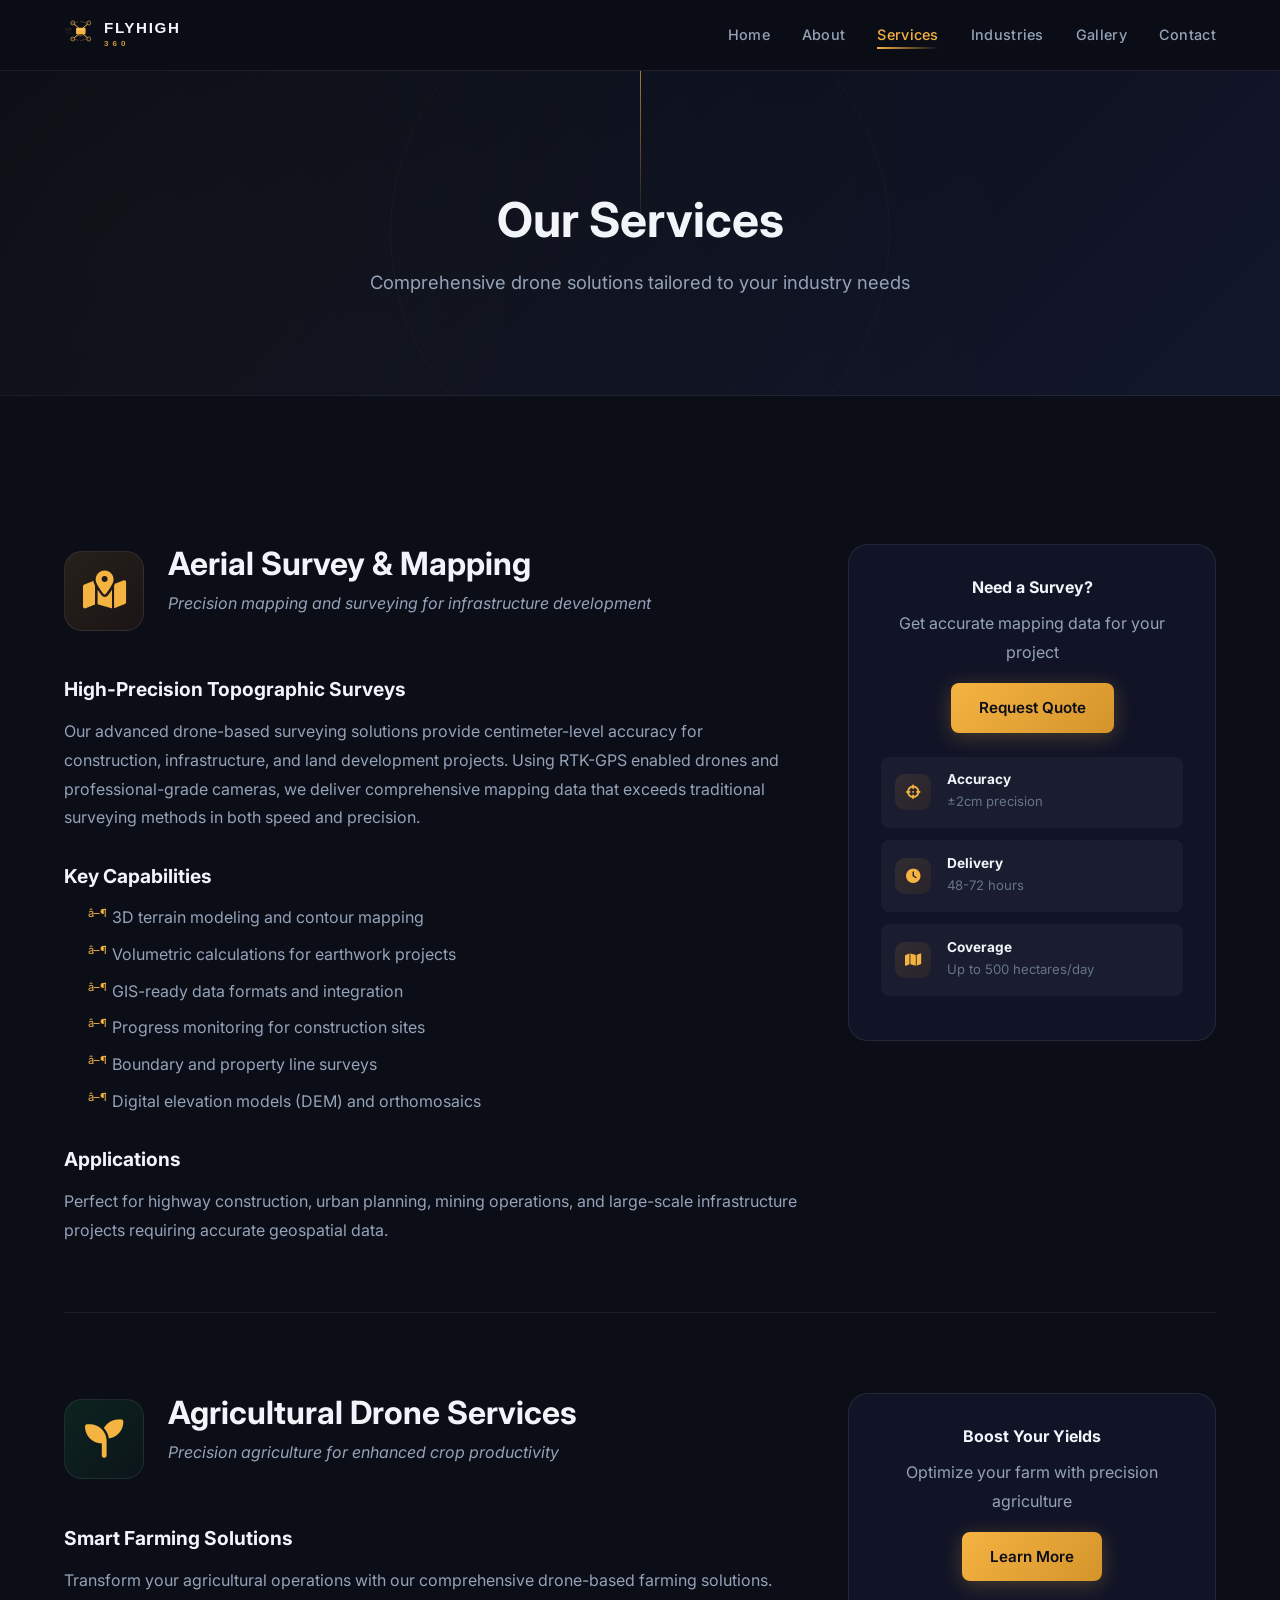
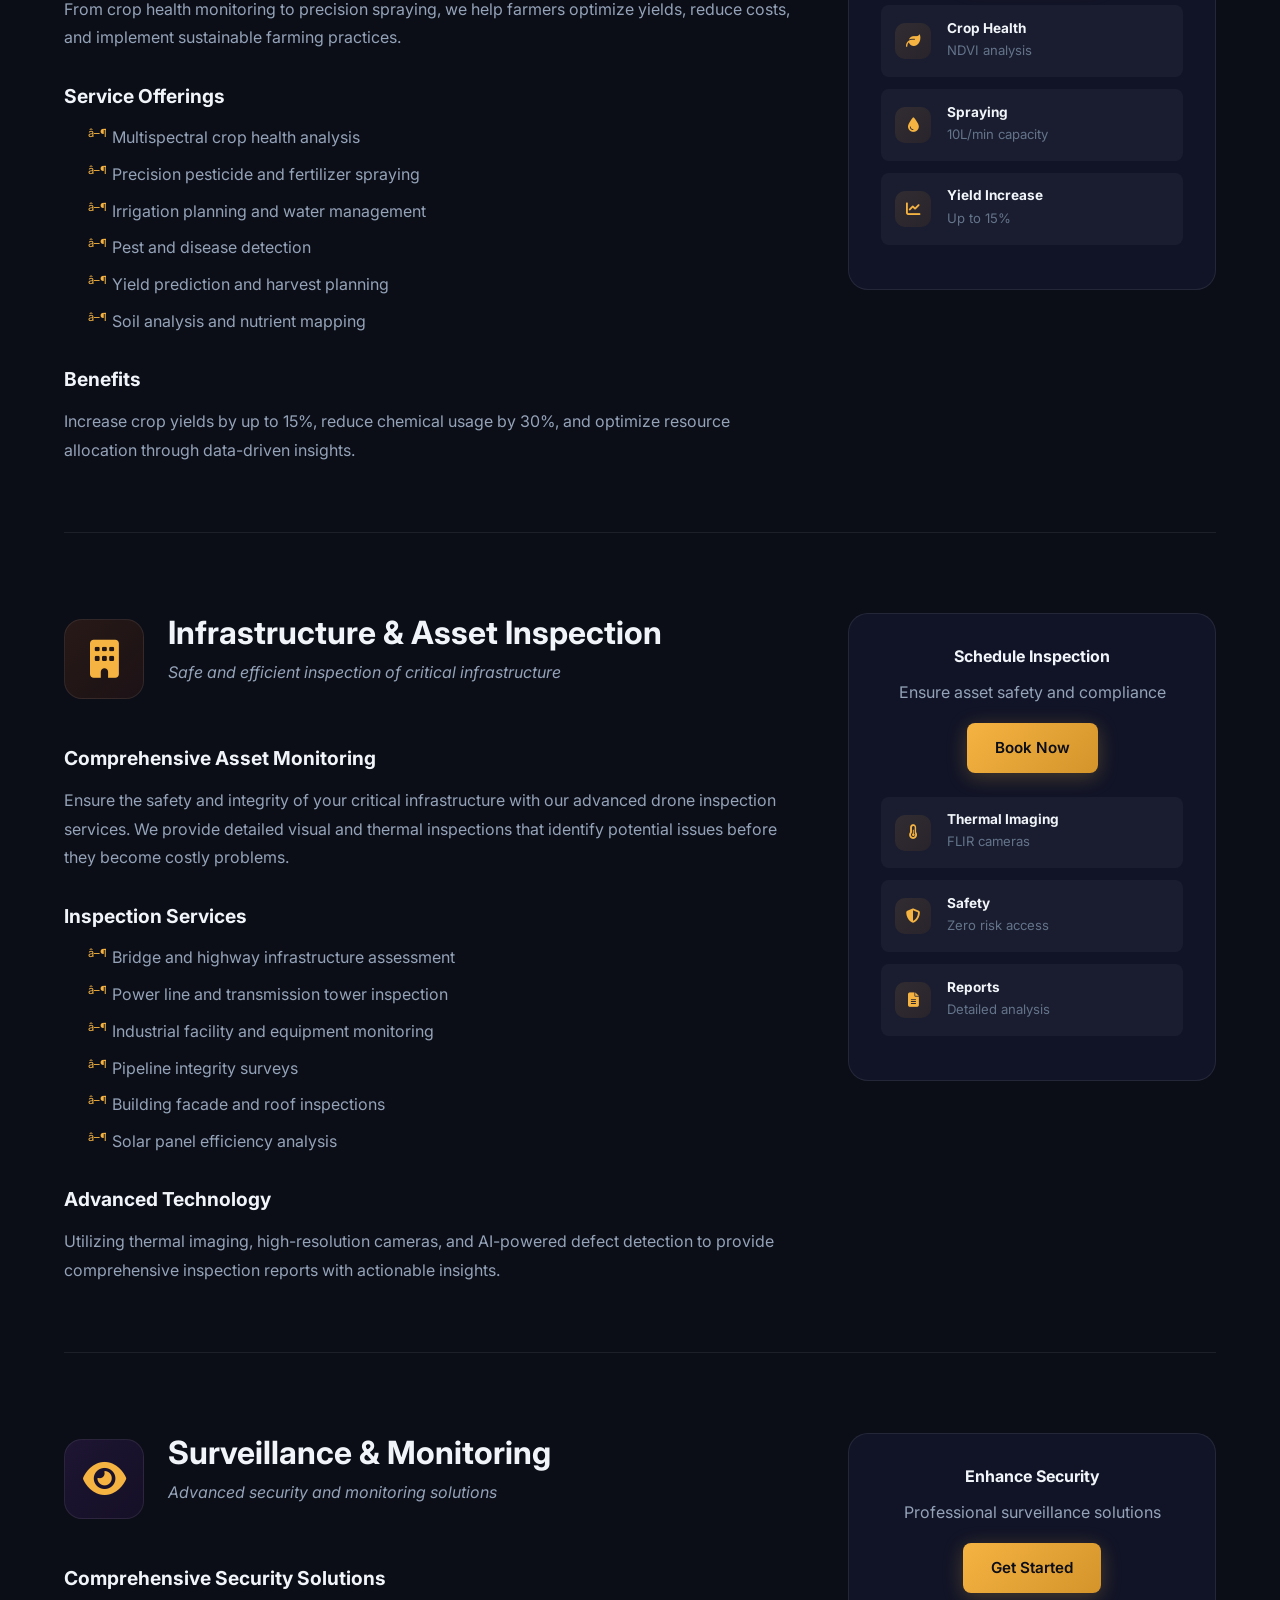
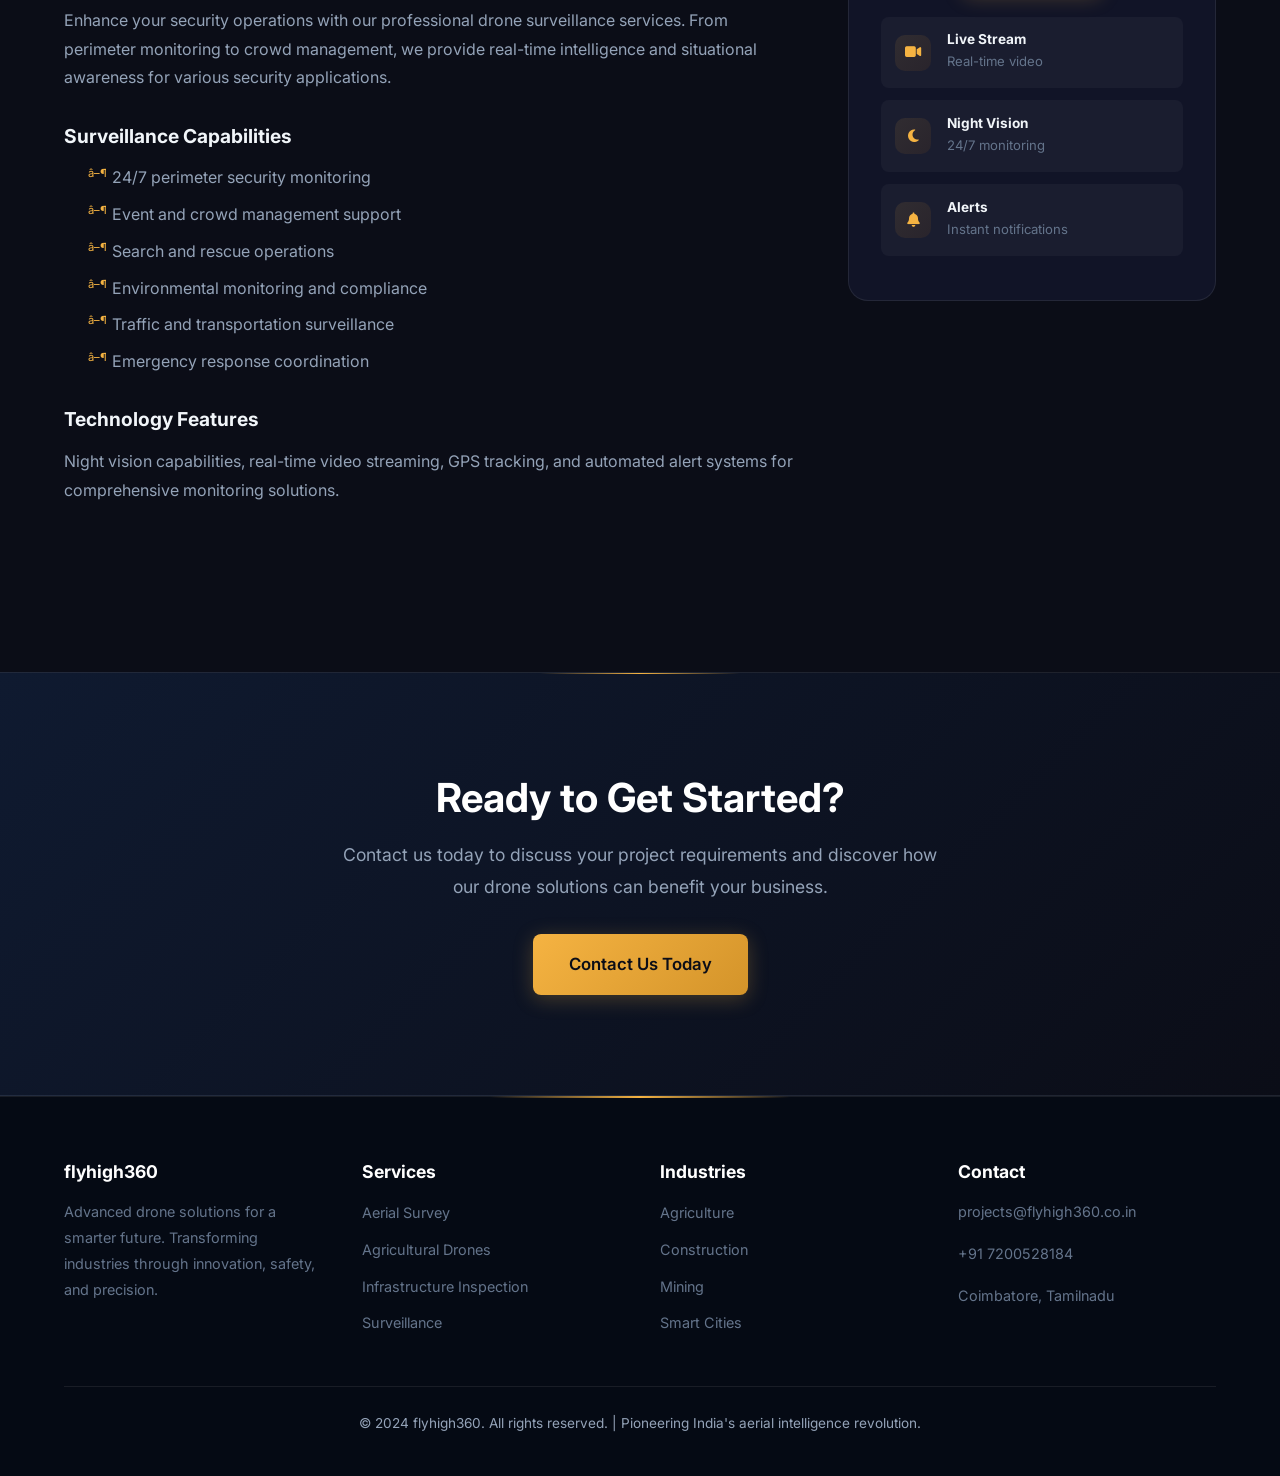
<file: services.html>
<!DOCTYPE html>
<html lang="en">
<head>
    <meta charset="UTF-8">
    <meta name="viewport" content="width=device-width, initial-scale=1.0">
    <title>Services - flyhigh360 | Professional Drone Solutions</title>
    <meta name="description" content="Comprehensive drone services including aerial surveys, agricultural monitoring, infrastructure inspection, and surveillance solutions across India.">
    <link rel="stylesheet" href="styles/main.css">
    <link rel="preconnect" href="https://fonts.googleapis.com">
    <link rel="preconnect" href="https://fonts.gstatic.com" crossorigin>
    <link href="https://fonts.googleapis.com/css2?family=Inter:wght@300;400;500;600;700&display=swap" rel="stylesheet">
    <link rel="stylesheet" href="https://cdnjs.cloudflare.com/ajax/libs/font-awesome/6.4.0/css/all.min.css">
</head>
<body>
    <!-- Navigation -->
    <nav class="navbar" id="navbar">
        <div class="nav-container">
            <div class="nav-logo">
                <a href="index.html"><img src="images/flyhigh360-logo-alt2.svg?r=3" alt="FLYHIGH360"></a>
            </div>
            <ul class="nav-menu" id="nav-menu">
                <li class="nav-item">
                    <a href="index.html" class="nav-link">Home</a>
                </li>
                <li class="nav-item">
                    <a href="about.html" class="nav-link">About</a>
                </li>
                <li class="nav-item">
                    <a href="services.html" class="nav-link active">Services</a>
                </li>
                <li class="nav-item">
                    <a href="industries.html" class="nav-link">Industries</a>
                </li>
                <li class="nav-item">
                    <a href="gallery.html" class="nav-link">Gallery</a>
                </li>
                <li class="nav-item">
                    <a href="contact.html" class="nav-link">Contact</a>
                </li>
            </ul>
            <div class="nav-toggle" id="mobile-menu">
                <span class="bar"></span>
                <span class="bar"></span>
                <span class="bar"></span>
            </div>
        </div>
    </nav>

    <!-- Page Header -->
    <section class="page-header">
        <div class="radar-scan"></div>
        <div class="container">
            <h1>Our Services</h1>
            <p>Comprehensive drone solutions tailored to your industry needs</p>
        </div>
    </section>

    <!-- Services Detail -->
    <section class="service-detail">
        <div class="container">
            <!-- Aerial Survey & Mapping -->
            <div class="service-section">
                <div class="service-content">
                    <div class="service-main">
                        <div class="service-header">
                            <div class="service-icon-large">
                                <i class="fas fa-map-marked-alt"></i>
                            </div>
                            <div class="service-title">
                                <h2>Aerial Survey & Mapping</h2>
                                <p class="service-tagline">Precision mapping and surveying for infrastructure development</p>
                            </div>
                        </div>
                        
                        <h3>High-Precision Topographic Surveys</h3>
                        <p>Our advanced drone-based surveying solutions provide centimeter-level accuracy for construction, infrastructure, and land development projects. Using RTK-GPS enabled drones and professional-grade cameras, we deliver comprehensive mapping data that exceeds traditional surveying methods in both speed and precision.</p>
                        
                        <h3>Key Capabilities</h3>
                        <ul>
                            <li>3D terrain modeling and contour mapping</li>
                            <li>Volumetric calculations for earthwork projects</li>
                            <li>GIS-ready data formats and integration</li>
                            <li>Progress monitoring for construction sites</li>
                            <li>Boundary and property line surveys</li>
                            <li>Digital elevation models (DEM) and orthomosaics</li>
                        </ul>
                        
                        <h3>Applications</h3>
                        <p>Perfect for highway construction, urban planning, mining operations, and large-scale infrastructure projects requiring accurate geospatial data.</p>
                    </div>
                    <div class="service-sidebar">
                        <div class="sidebar-cta">
                            <h4>Need a Survey?</h4>
                            <p>Get accurate mapping data for your project</p>
                            <a href="contact.html" class="btn btn-primary">Request Quote</a>
                        </div>
                        <div class="sidebar-info">
                            <div class="info-item">
                                <div class="info-icon">
                                    <i class="fas fa-crosshairs"></i>
                                </div>
                                <div class="info-text">
                                    <h5>Accuracy</h5>
                                    <p>±2cm precision</p>
                                </div>
                            </div>
                            <div class="info-item">
                                <div class="info-icon">
                                    <i class="fas fa-clock"></i>
                                </div>
                                <div class="info-text">
                                    <h5>Delivery</h5>
                                    <p>48-72 hours</p>
                                </div>
                            </div>
                            <div class="info-item">
                                <div class="info-icon">
                                    <i class="fas fa-map"></i>
                                </div>
                                <div class="info-text">
                                    <h5>Coverage</h5>
                                    <p>Up to 500 hectares/day</p>
                                </div>
                            </div>
                        </div>
                    </div>
                </div>
            </div>

            <!-- Agricultural Drone Services -->
            <div class="service-section">
                <div class="service-content">
                    <div class="service-main">
                        <div class="service-header">
                            <div class="service-icon-large agriculture">
                                <i class="fas fa-seedling"></i>
                            </div>
                            <div class="service-title">
                                <h2>Agricultural Drone Services</h2>
                                <p class="service-tagline">Precision agriculture for enhanced crop productivity</p>
                            </div>
                        </div>
                        
                        <h3>Smart Farming Solutions</h3>
                        <p>Transform your agricultural operations with our comprehensive drone-based farming solutions. From crop health monitoring to precision spraying, we help farmers optimize yields, reduce costs, and implement sustainable farming practices.</p>
                        
                        <h3>Service Offerings</h3>
                        <ul>
                            <li>Multispectral crop health analysis</li>
                            <li>Precision pesticide and fertilizer spraying</li>
                            <li>Irrigation planning and water management</li>
                            <li>Pest and disease detection</li>
                            <li>Yield prediction and harvest planning</li>
                            <li>Soil analysis and nutrient mapping</li>
                        </ul>
                        
                        <h3>Benefits</h3>
                        <p>Increase crop yields by up to 15%, reduce chemical usage by 30%, and optimize resource allocation through data-driven insights.</p>
                    </div>
                    <div class="service-sidebar">
                        <div class="sidebar-cta">
                            <h4>Boost Your Yields</h4>
                            <p>Optimize your farm with precision agriculture</p>
                            <a href="contact.html" class="btn btn-primary">Learn More</a>
                        </div>
                        <div class="sidebar-info">
                            <div class="info-item">
                                <div class="info-icon">
                                    <i class="fas fa-leaf"></i>
                                </div>
                                <div class="info-text">
                                    <h5>Crop Health</h5>
                                    <p>NDVI analysis</p>
                                </div>
                            </div>
                            <div class="info-item">
                                <div class="info-icon">
                                    <i class="fas fa-tint"></i>
                                </div>
                                <div class="info-text">
                                    <h5>Spraying</h5>
                                    <p>10L/min capacity</p>
                                </div>
                            </div>
                            <div class="info-item">
                                <div class="info-icon">
                                    <i class="fas fa-chart-line"></i>
                                </div>
                                <div class="info-text">
                                    <h5>Yield Increase</h5>
                                    <p>Up to 15%</p>
                                </div>
                            </div>
                        </div>
                    </div>
                </div>
            </div>

            <!-- Infrastructure Inspection -->
            <div class="service-section">
                <div class="service-content">
                    <div class="service-main">
                        <div class="service-header">
                            <div class="service-icon-large inspection">
                                <i class="fas fa-building"></i>
                            </div>
                            <div class="service-title">
                                <h2>Infrastructure & Asset Inspection</h2>
                                <p class="service-tagline">Safe and efficient inspection of critical infrastructure</p>
                            </div>
                        </div>
                        
                        <h3>Comprehensive Asset Monitoring</h3>
                        <p>Ensure the safety and integrity of your critical infrastructure with our advanced drone inspection services. We provide detailed visual and thermal inspections that identify potential issues before they become costly problems.</p>
                        
                        <h3>Inspection Services</h3>
                        <ul>
                            <li>Bridge and highway infrastructure assessment</li>
                            <li>Power line and transmission tower inspection</li>
                            <li>Industrial facility and equipment monitoring</li>
                            <li>Pipeline integrity surveys</li>
                            <li>Building facade and roof inspections</li>
                            <li>Solar panel efficiency analysis</li>
                        </ul>
                        
                        <h3>Advanced Technology</h3>
                        <p>Utilizing thermal imaging, high-resolution cameras, and AI-powered defect detection to provide comprehensive inspection reports with actionable insights.</p>
                    </div>
                    <div class="service-sidebar">
                        <div class="sidebar-cta">
                            <h4>Schedule Inspection</h4>
                            <p>Ensure asset safety and compliance</p>
                            <a href="contact.html" class="btn btn-primary">Book Now</a>
                        </div>
                        <div class="sidebar-info">
                            <div class="info-item">
                                <div class="info-icon">
                                    <i class="fas fa-thermometer-half"></i>
                                </div>
                                <div class="info-text">
                                    <h5>Thermal Imaging</h5>
                                    <p>FLIR cameras</p>
                                </div>
                            </div>
                            <div class="info-item">
                                <div class="info-icon">
                                    <i class="fas fa-shield-alt"></i>
                                </div>
                                <div class="info-text">
                                    <h5>Safety</h5>
                                    <p>Zero risk access</p>
                                </div>
                            </div>
                            <div class="info-item">
                                <div class="info-icon">
                                    <i class="fas fa-file-alt"></i>
                                </div>
                                <div class="info-text">
                                    <h5>Reports</h5>
                                    <p>Detailed analysis</p>
                                </div>
                            </div>
                        </div>
                    </div>
                </div>
            </div>

            <!-- Surveillance & Monitoring -->
            <div class="service-section">
                <div class="service-content">
                    <div class="service-main">
                        <div class="service-header">
                            <div class="service-icon-large surveillance">
                                <i class="fas fa-eye"></i>
                            </div>
                            <div class="service-title">
                                <h2>Surveillance & Monitoring</h2>
                                <p class="service-tagline">Advanced security and monitoring solutions</p>
                            </div>
                        </div>
                        
                        <h3>Comprehensive Security Solutions</h3>
                        <p>Enhance your security operations with our professional drone surveillance services. From perimeter monitoring to crowd management, we provide real-time intelligence and situational awareness for various security applications.</p>
                        
                        <h3>Surveillance Capabilities</h3>
                        <ul>
                            <li>24/7 perimeter security monitoring</li>
                            <li>Event and crowd management support</li>
                            <li>Search and rescue operations</li>
                            <li>Environmental monitoring and compliance</li>
                            <li>Traffic and transportation surveillance</li>
                            <li>Emergency response coordination</li>
                        </ul>
                        
                        <h3>Technology Features</h3>
                        <p>Night vision capabilities, real-time video streaming, GPS tracking, and automated alert systems for comprehensive monitoring solutions.</p>
                    </div>
                    <div class="service-sidebar">
                        <div class="sidebar-cta">
                            <h4>Enhance Security</h4>
                            <p>Professional surveillance solutions</p>
                            <a href="contact.html" class="btn btn-primary">Get Started</a>
                        </div>
                        <div class="sidebar-info">
                            <div class="info-item">
                                <div class="info-icon">
                                    <i class="fas fa-video"></i>
                                </div>
                                <div class="info-text">
                                    <h5>Live Stream</h5>
                                    <p>Real-time video</p>
                                </div>
                            </div>
                            <div class="info-item">
                                <div class="info-icon">
                                    <i class="fas fa-moon"></i>
                                </div>
                                <div class="info-text">
                                    <h5>Night Vision</h5>
                                    <p>24/7 monitoring</p>
                                </div>
                            </div>
                            <div class="info-item">
                                <div class="info-icon">
                                    <i class="fas fa-bell"></i>
                                </div>
                                <div class="info-text">
                                    <h5>Alerts</h5>
                                    <p>Instant notifications</p>
                                </div>
                            </div>
                        </div>
                    </div>
                </div>
            </div>
        </div>
    </section>

    <!-- Call to Action -->
    <section class="cta">
        <div class="container">
            <div class="cta-content">
                <h2>Ready to Get Started?</h2>
                <p>Contact us today to discuss your project requirements and discover how our drone solutions can benefit your business.</p>
                <a href="contact.html" class="btn btn-primary btn-large">Contact Us Today</a>
            </div>
        </div>
    </section>

    <!-- Footer -->
    <footer class="footer">
        <div class="container">
            <div class="footer-content">
                <div class="footer-section">
                    <h3>flyhigh360</h3>
                    <p>Advanced drone solutions for a smarter future. Transforming industries through innovation, safety, and precision.</p>
                </div>
                <div class="footer-section">
                    <h4>Services</h4>
                    <ul>
                        <li><a href="services.html">Aerial Survey</a></li>
                        <li><a href="services.html">Agricultural Drones</a></li>
                        <li><a href="services.html">Infrastructure Inspection</a></li>
                        <li><a href="services.html">Surveillance</a></li>
                    </ul>
                </div>
                <div class="footer-section">
                    <h4>Industries</h4>
                    <ul>
                        <li><a href="industries.html">Agriculture</a></li>
                        <li><a href="industries.html">Construction</a></li>
                        <li><a href="industries.html">Mining</a></li>
                        <li><a href="industries.html">Smart Cities</a></li>
                    </ul>
                </div>
                <div class="footer-section">
                    <h4>Contact</h4>
                    <p>projects@flyhigh360.co.in</p>
                    <p>+91 7200528184</p>
                    <p>Coimbatore, Tamilnadu</p>
                </div>
            </div>
            <div class="footer-bottom">
                <p>&copy; 2024 flyhigh360. All rights reserved. | Pioneering India's aerial intelligence revolution.</p>
            </div>
        </div>
    </footer>

    <script src="scripts/main.js"></script>
</body>
</html>
</file>
<file: styles/main.css>
:root {
  --bg-primary: #0b0d17;
  --bg-secondary: #13172b;
  --bg-card: rgba(19, 23, 43, 0.85);
  --bg-glass: rgba(255, 255, 255, 0.04);
  --border-glass: rgba(255, 255, 255, 0.08);
  --text-primary: #f1f5f9;
  --text-secondary: #94a3b8;
  --text-muted: #64748b;
  --accent: #f5b342;
  --accent-dim: #d4942a;
  --accent-glow: rgba(245, 179, 66, 0.25);
  --blue: #3b82f6;
  --green: #22c55e;
  --orange: #f97316;
  --purple: #a855f7;
  --red: #ef4444;
  --radius: 12px;
  --radius-lg: 20px;
}

* { margin: 0; padding: 0; box-sizing: border-box; }
html { scroll-behavior: smooth; }

body {
  font-family: 'Inter', sans-serif;
  line-height: 1.7;
  color: var(--text-primary);
  background: var(--bg-primary);
  overflow-x: hidden;
}

body::before {
  content: '';
  position: fixed;
  top: 0; left: 0; width: 100%; height: 100%;
  background:
    radial-gradient(ellipse at 20% 50%, rgba(245, 179, 66, 0.04) 0%, transparent 60%),
    radial-gradient(ellipse at 80% 50%, rgba(217, 119, 6, 0.04) 0%, transparent 60%),
    linear-gradient(rgba(245, 179, 66, 0.02) 1px, transparent 1px),
    linear-gradient(90deg, rgba(245, 179, 66, 0.02) 1px, transparent 1px);
  background-size: 60px 60px, 60px 60px, 40px 40px, 40px 40px;
  pointer-events: none;
  z-index: 0;
}

.container { max-width: 1200px; margin: 0 auto; padding: 0 24px; position: relative; z-index: 1; }

::selection { background: var(--accent); color: var(--bg-primary); }
::-webkit-scrollbar { width: 8px; }
::-webkit-scrollbar-track { background: var(--bg-secondary); }
::-webkit-scrollbar-thumb { background: var(--accent-dim); border-radius: 4px; }
::-webkit-scrollbar-thumb:hover { background: var(--accent); }

h1, h2, h3, h4, h5, h6 { font-weight: 700; line-height: 1.25; margin-bottom: 1rem; color: var(--text-primary); }
h1 { font-size: 3.5rem; }
h2 { font-size: 2.5rem; }
h3 { font-size: 1.5rem; }
p { margin-bottom: 1rem; color: var(--text-secondary); line-height: 1.8; }

a { color: var(--accent); text-decoration: none; transition: color 0.3s; }
a:hover { color: #fff; }

.btn {
  display: inline-flex; align-items: center; gap: 8px;
  padding: 12px 28px; text-decoration: none; border-radius: 8px;
  font-weight: 600; font-size: 0.95rem; border: none; cursor: pointer;
  transition: all 0.3s ease; position: relative; overflow: hidden;
}

.btn-primary {
  background: linear-gradient(135deg, var(--accent), var(--accent-dim));
  color: var(--bg-primary); box-shadow: 0 4px 20px var(--accent-glow);
}

.btn-primary:hover {
  transform: translateY(-2px); box-shadow: 0 8px 30px var(--accent-glow);
  color: var(--bg-primary);
}

.btn-secondary {
  background: rgba(255, 255, 255, 0.04); color: var(--accent);
  border: 1.5px solid rgba(255, 255, 255, 0.1);
  backdrop-filter: blur(4px);
}

.btn-secondary:hover {
  background: rgba(245, 179, 66, 0.1); border-color: var(--accent);
  transform: translateY(-2px); box-shadow: 0 4px 20px rgba(245, 179, 66, 0.15);
}

.btn-large { padding: 16px 36px; font-size: 1.05rem; }
.btn-full { width: 100%; justify-content: center; }

section { padding: 100px 0; position: relative; }

.section-header {
  text-align: center; margin-bottom: 4rem;
  position: relative;
}
.section-header::after {
  content: ''; display: block; width: 60px; height: 3px;
  background: linear-gradient(90deg, var(--accent), transparent);
  margin: 1rem auto 0; border-radius: 2px;
  transform: scaleX(0); transition: transform 0.8s cubic-bezier(0.22, 1, 0.36, 1) 0.3s;
}
.section-header.visible::after { transform: scaleX(1); }
.section-title {
  font-size: 2.5rem; margin-bottom: 1rem;
  background: linear-gradient(135deg, #fff, var(--accent));
  -webkit-background-clip: text; -webkit-text-fill-color: transparent;
  background-clip: text;
}
.section-subtitle { font-size: 1.1rem; color: var(--text-muted); max-width: 600px; margin: 0 auto; }

/* ====== Navigation ====== */
.navbar {
  position: fixed; top: 0; width: 100%; z-index: 1000;
  background: rgba(11, 13, 23, 0.85);
  -webkit-backdrop-filter: blur(20px);
  backdrop-filter: blur(20px);
  border-bottom: 1px solid var(--border-glass);
  transition: all 0.3s ease;
}

.navbar.scrolled {
  background: rgba(11, 13, 23, 0.95);
  box-shadow: 0 4px 30px rgba(0, 0, 0, 0.3), 0 1px 0 rgba(245, 179, 66, 0.08);
}

.nav-container {
  max-width: 1200px; margin: 0 auto; padding: 0 24px;
  display: flex; justify-content: space-between; align-items: center; height: 70px;
}

.nav-logo {
  display: flex; align-items: center;
}

.nav-logo a { display: flex; align-items: center; }
.nav-logo img { height: 40px; width: auto; display: block; }

@keyframes headerSpin {
  from { transform: translateX(-50%) rotate(0deg); }
  to { transform: translateX(-50%) rotate(360deg); }
}

.nav-menu { display: flex; list-style: none; gap: 2rem; align-items: center; }

.nav-link {
  text-decoration: none; color: var(--text-secondary); font-weight: 500;
  font-size: 0.9rem; transition: all 0.3s ease; position: relative;
  padding: 4px 0; letter-spacing: 0.3px;
}

.nav-link:hover, .nav-link.active { color: var(--accent); }

.nav-link::after {
  content: ''; position: absolute; width: 0; height: 2px;
  bottom: -2px; left: 0;
  background: linear-gradient(90deg, var(--accent), transparent);
  transition: width 0.3s ease;
}

.nav-link:hover::after, .nav-link.active::after { width: 100%; }

.nav-toggle { display: none; flex-direction: column; cursor: pointer; }
.bar { width: 24px; height: 2px; background: var(--text-primary); margin: 3px 0; transition: 0.3s; }

/* ====== Hero Section ====== */
.hero {
  min-height: 100vh; position: relative; display: flex;
  align-items: center; justify-content: center; text-align: center;
  overflow: hidden; padding-top: 70px;
}
.hero::after {
  content: ''; position: absolute; top: 0; left: -100%; width: 60%; height: 100%;
  background: linear-gradient(90deg, transparent, rgba(245, 179, 66, 0.03), transparent);
  animation: droneSweep 8s ease-in-out infinite;
  pointer-events: none; z-index: 0;
}

.hero-bg-gradient {
  position: absolute; top: 0; left: 0; width: 100%; height: 100%;
  background: linear-gradient(135deg, #050a14 0%, #0b0d17 40%, #0f1a30 100%);
  z-index: -3;
}

.hero-video-bg {
  position: absolute; top: 0; left: 0; width: 100%; height: 100%;
  object-fit: cover; z-index: -2;
}

.hero-glow {
  position: absolute; top: 0; left: 0; width: 100%; height: 100%;
  background:
    radial-gradient(circle at 20% 70%, rgba(245, 179, 66, 0.12) 0%, transparent 50%),
    radial-gradient(circle at 80% 30%, rgba(217, 119, 6, 0.08) 0%, transparent 50%);
  z-index: -1;
}

.hero-glow::after {
  content: ''; position: absolute; top: 50%; left: 50%;
  width: 700px; height: 700px; transform: translate(-50%, -50%);
  background: radial-gradient(circle, var(--accent-glow) 0%, transparent 70%);
  opacity: 0.25; animation: pulseGlow 4s ease-in-out infinite;
}

@keyframes pulseGlow {
  0%, 100% { opacity: 0.15; transform: translate(-50%, -50%) scale(1); }
  50% { opacity: 0.35; transform: translate(-50%, -50%) scale(1.1); }
}

@keyframes droneSweep {
  0% { left: -60%; }
  50% { left: 100%; }
  100% { left: 100%; }
}

.hero-overlay {
  position: absolute; top: 0; left: 0; width: 100%; height: 100%;
  background:
     linear-gradient(to bottom, rgba(11, 13, 23, 0.65) 0%, transparent 30%, transparent 60%, var(--bg-primary) 100%),
    radial-gradient(ellipse at center, transparent 45%, rgba(11, 13, 23, 0.35) 100%);
  z-index: 0;
}

.hero-content { max-width: 900px; padding: 0 24px; position: relative; z-index: 2; }

.hero-badge {
  display: inline-flex; align-items: center; gap: 8px;
  padding: 10px 24px; border-radius: 100px; font-size: 0.85rem; font-weight: 600;
  background: rgba(245, 179, 66, 0.08); border: 1px solid rgba(245, 179, 66, 0.2);
  color: var(--accent); margin-bottom: 2rem; letter-spacing: 0.5px;
  backdrop-filter: blur(8px); text-transform: uppercase;
  animation: fadeInUp 1s ease-out 0.2s both;
}

.hero-badge::before {
  content: ''; width: 8px; height: 8px; border-radius: 50%;
  background: var(--accent); animation: pulse 1.5s ease-in-out infinite;
}

@keyframes pulse {
  0%, 100% { opacity: 1; }
  50% { opacity: 0.3; }
}

.hero-title {
  font-size: 4rem; font-weight: 800; margin-bottom: 1.5rem;
  line-height: 1.15; animation: fadeInUp 1s ease-out 0.4s both;
  text-shadow: 0 2px 40px rgba(0, 0, 0, 0.5);
}

.hero-title span {
  background: linear-gradient(135deg, var(--accent), #fbbf24);
  -webkit-background-clip: text; -webkit-text-fill-color: transparent;
  background-clip: text;
}

.hero-subtitle {
  font-size: 1.2rem; color: rgba(241, 245, 249, 0.85); margin-bottom: 2.5rem;
  max-width: 700px; margin-left: auto; margin-right: auto;
  animation: fadeInUp 1s ease-out 0.6s both;
  text-shadow: 0 1px 30px rgba(0, 0, 0, 0.4);
}

.hero-buttons {
  display: flex; gap: 1rem; justify-content: center; flex-wrap: wrap;
  animation: fadeInUp 1s ease-out 0.8s both;
}

.scroll-indicator {
  position: absolute; bottom: 40px; left: 50%; transform: translateX(-50%);
  display: flex; flex-direction: column; align-items: center; gap: 8px;
  color: var(--text-muted); font-size: 0.75rem; letter-spacing: 2px; text-transform: uppercase;
  animation: fadeInUp 1s ease-out 1s both;
}

.scroll-arrow {
  width: 16px; height: 16px; border-right: 2px solid var(--accent);
  border-bottom: 2px solid var(--accent); transform: rotate(45deg);
  animation: bounce 2s infinite;
}

@keyframes bounce {
  0%, 20%, 50%, 80%, 100% { transform: rotate(45deg) translateY(0); }
  40% { transform: rotate(45deg) translateY(-8px); }
  60% { transform: rotate(45deg) translateY(-4px); }
}

/* ====== About Preview ====== */
.about-preview { background: var(--bg-secondary); }

.about-grid { display: grid; grid-template-columns: repeat(auto-fit, minmax(300px, 1fr)); gap: 1.5rem; }

.about-card {
  background: var(--bg-card); padding: 2.5rem; border-radius: var(--radius);
  text-align: center; border: 1px solid var(--border-glass);
  transition: all 0.4s cubic-bezier(0.175, 0.885, 0.32, 1.275);
  position: relative; overflow: hidden;
}

.about-card::before {
  content: ''; position: absolute; top: 0; left: 0; right: 0; height: 2px;
  background: linear-gradient(90deg, transparent, var(--accent), transparent);
  opacity: 0; transition: opacity 0.4s;
}

.about-card:hover::before { opacity: 1; }
.about-card:hover {
  transform: translateY(-8px); border-color: rgba(245, 179, 66, 0.25);
  box-shadow: 0 20px 60px rgba(0, 0, 0, 0.4), 0 0 40px rgba(245, 179, 66, 0.06);
}

.card-icon {
  width: 72px; height: 72px; border-radius: 16px;
  display: flex; align-items: center; justify-content: center;
  margin: 0 auto 1.5rem;
  background: linear-gradient(135deg, rgba(245, 179, 66, 0.15), rgba(217, 119, 6, 0.1));
  border: 1px solid var(--border-glass);
  transition: all 0.3s ease;
}

.card-icon i { font-size: 1.8rem; color: var(--accent); }
.about-card:hover .card-icon { transform: scale(1.1); border-color: var(--accent); box-shadow: 0 0 30px var(--accent-glow); }

.about-card h3 { color: var(--text-primary); margin-bottom: 1rem; }
.about-card p { color: var(--text-secondary); font-size: 0.95rem; margin: 0; }

/* ====== Services Section ====== */
.services { background: var(--bg-primary); }

.services-grid { display: grid; grid-template-columns: repeat(auto-fit, minmax(340px, 1fr)); gap: 1.5rem; }

.service-card {
  background: var(--bg-card); padding: 2.5rem; border-radius: var(--radius);
  border: 1px solid var(--border-glass); position: relative; overflow: hidden;
  transition: all 0.4s ease; cursor: default;
}

.service-card::after {
  content: ''; position: absolute; top: -50%; right: -50%;
  width: 100%; height: 100%;
  background: radial-gradient(circle, rgba(245, 179, 66, 0.04) 0%, transparent 70%);
  transition: all 0.5s ease; opacity: 0;
}

.service-card:hover::after { opacity: 1; }
.service-card:hover {
  transform: translateY(-8px); border-color: rgba(245, 179, 66, 0.25);
  box-shadow: 0 20px 60px rgba(0, 0, 0, 0.4), 0 0 40px rgba(245, 179, 66, 0.06);
}

.service-icon {
  width: 60px; height: 60px; border-radius: 14px;
  display: flex; align-items: center; justify-content: center; margin-bottom: 1.5rem;
  background: linear-gradient(135deg, rgba(245, 179, 66, 0.12), rgba(217, 119, 6, 0.08));
  border: 1px solid var(--border-glass); transition: all 0.3s ease;
}

.service-icon i { font-size: 1.5rem; color: var(--accent); }
.service-card:hover .service-icon { transform: scale(1.1); border-color: var(--accent); box-shadow: 0 0 30px var(--accent-glow); }

.service-card h3 { color: var(--text-primary); margin-bottom: 0.75rem; }
.service-card p { color: var(--text-secondary); font-size: 0.92rem; margin-bottom: 1.2rem; }

.service-overlay { position: static; background: none; padding: 0; }
.service-btn { display: none; }

/* ====== Industries Section ====== */
.industries { background: var(--bg-secondary); }

.industries-grid { display: grid; grid-template-columns: repeat(auto-fit, minmax(250px, 1fr)); gap: 1.5rem; }

.industry-card {
  background: var(--bg-card); padding: 2rem; border-radius: var(--radius);
  text-align: center; border: 1px solid var(--border-glass);
  transition: all 0.4s ease;
}

.industry-card:hover {
  transform: translateY(-6px); border-color: rgba(245, 179, 66, 0.25);
  box-shadow: 0 20px 60px rgba(0, 0, 0, 0.4), 0 0 40px rgba(245, 179, 66, 0.06);
}

.industry-icon {
  width: 56px; height: 56px; border-radius: 14px;
  display: flex; align-items: center; justify-content: center;
  margin: 0 auto 1.2rem;
  background: linear-gradient(135deg, rgba(249, 115, 22, 0.15), rgba(234, 88, 12, 0.1));
  border: 1px solid var(--border-glass); transition: all 0.3s ease;
}

.industry-icon i { font-size: 1.4rem; color: var(--orange); }
.industry-card:hover .industry-icon { transform: scale(1.1); box-shadow: 0 0 30px var(--accent-glow); }

.industry-card h3 { color: var(--text-primary); margin-bottom: 0.75rem; font-size: 1.2rem; }
.industry-card p { color: var(--text-secondary); font-size: 0.9rem; margin: 0; }

/* ====== Technology Section ====== */
.technology { background: var(--bg-primary); }

.technology .section-title { background: linear-gradient(135deg, var(--accent), #fef3c7); -webkit-background-clip: text; background-clip: text; }
.technology .section-subtitle { color: var(--text-muted); }

.tech-grid { display: grid; grid-template-columns: repeat(auto-fit, minmax(250px, 1fr)); gap: 1.5rem; }

.tech-feature {
  text-align: center; padding: 2.5rem;
  background: var(--bg-card); border-radius: var(--radius);
  border: 1px solid var(--border-glass); transition: all 0.3s ease;
}

.tech-feature:hover {
  transform: translateY(-6px); border-color: rgba(245, 179, 66, 0.25);
  box-shadow: 0 20px 60px rgba(0, 0, 0, 0.4), 0 0 40px rgba(245, 179, 66, 0.06);
}

.tech-icon {
  width: 64px; height: 64px; border-radius: 50%;
  display: flex; align-items: center; justify-content: center;
  margin: 0 auto 1.5rem;
  background: linear-gradient(135deg, rgba(245, 179, 66, 0.12), rgba(217, 119, 6, 0.08));
  border: 1px solid var(--border-glass); transition: all 0.3s ease;
}

.tech-icon i { font-size: 1.6rem; color: var(--accent); }
.tech-feature:hover .tech-icon { transform: scale(1.1); box-shadow: 0 0 30px var(--accent-glow); }

.tech-feature h3 { color: var(--text-primary); margin-bottom: 0.75rem; }
.tech-feature p { color: var(--text-muted); font-size: 0.92rem; margin: 0; }

/* ====== Gallery Section ====== */
.gallery { background: var(--bg-secondary); }

.gallery-grid { display: grid; grid-template-columns: repeat(auto-fit, minmax(280px, 1fr)); gap: 1.5rem; }

.gallery-item {
  position: relative; overflow: hidden; border-radius: var(--radius);
  border: 1px solid var(--border-glass); transition: all 0.3s ease;
}

.gallery-item:hover { transform: translateY(-4px); border-color: rgba(245, 179, 66, 0.15); }

.gallery-image { position: relative; height: 240px; overflow: hidden; }

.placeholder-image { width: 100%; height: 100%; background-size: cover; background-position: center; transition: all 0.5s ease; }

.aerial-survey { background-image: url('https://images.unsplash.com/photo-1473968512647-3e447244af8f?auto=format&fit=crop&w=800&q=80'); }
.agriculture { background-image: url('https://images.unsplash.com/photo-1664972114299-c1f829f6d1e3?auto=format&fit=crop&w=800&q=80'); }
.construction { background-image: url('https://images.unsplash.com/photo-1724337227697-bf212dc0aad8?auto=format&fit=crop&w=800&q=80'); }
.inspection { background-image: url('https://images.unsplash.com/photo-1656955810332-58461a77d0a1?auto=format&fit=crop&w=800&q=80'); }

.gallery-item:hover .placeholder-image { transform: scale(1.08); }

.gallery-overlay {
  position: absolute; bottom: 0; left: 0; right: 0;
  background: linear-gradient(transparent, rgba(11, 13, 23, 0.95));
  color: white; padding: 1.5rem; transform: translateY(0);
  transition: all 0.3s ease;
}
.gallery-overlay::before {
  content: ''; position: absolute; top: 0; left: 0; right: 0; height: 1px;
  background: linear-gradient(90deg, transparent, rgba(245, 179, 66, 0.3), transparent);
}

.gallery-overlay h4 { color: white; margin-bottom: 0.3rem; font-size: 1.1rem; }
.gallery-overlay p { color: var(--text-secondary); font-size: 0.85rem; margin: 0; }

/* ====== CTA Section ====== */
.cta {
  background: linear-gradient(135deg, #0f1a30, #0b0d17);
  border-top: 1px solid var(--border-glass);
  border-bottom: 1px solid var(--border-glass);
  text-align: center;
  position: relative;
}
.cta::before {
  content: ''; position: absolute; top: 0; left: 50%; transform: translateX(-50%);
  width: 200px; height: 1px;
  background: linear-gradient(90deg, transparent, var(--accent), transparent);
}

.cta-content { position: relative; }

.cta-content h2 {
  color: #fff; font-size: 2.5rem; margin-bottom: 1rem;
}

.cta-content p {
  font-size: 1.1rem; color: var(--text-secondary); margin-bottom: 2rem;
  max-width: 600px; margin-left: auto; margin-right: auto;
}

/* ====== Contact Section ====== */
.contact { background: var(--bg-secondary); }

.contact-content {
  display: grid; grid-template-columns: 1fr 1fr; gap: 3rem; align-items: start;
}

.contact-info { display: flex; flex-direction: column; gap: 1.5rem; }

.contact-item {
  display: flex; align-items: center; gap: 1rem;
  padding: 1.2rem; background: var(--bg-card);
  border-radius: var(--radius); border: 1px solid var(--border-glass);
  transition: all 0.3s ease;
}

.contact-item:hover { border-color: rgba(245, 179, 66, 0.2); }

.contact-icon {
  width: 48px; height: 48px; border-radius: 12px; flex-shrink: 0;
  display: flex; align-items: center; justify-content: center;
  background: linear-gradient(135deg, rgba(245, 179, 66, 0.12), rgba(217, 119, 6, 0.08));
  border: 1px solid var(--border-glass);
}

.contact-icon i { color: var(--accent); font-size: 1.1rem; }

.contact-details h4 { color: var(--text-primary); margin-bottom: 0.3rem; font-size: 1rem; }
.contact-details p { color: var(--text-muted); margin: 0; font-size: 0.9rem; }

.contact-form {
  background: var(--bg-card); padding: 2.5rem; border-radius: var(--radius-lg);
  border: 1px solid var(--border-glass);
}

.form-group { margin-bottom: 1.5rem; }

.form-group input, .form-group textarea {
  width: 100%; padding: 14px 16px; font-size: 0.95rem; font-family: inherit;
  background: var(--bg-glass); border: 1px solid var(--border-glass);
  border-radius: 8px; color: var(--text-primary);
  transition: all 0.3s ease; outline: none;
}

.form-group input::placeholder, .form-group textarea::placeholder { color: var(--text-muted); }

.form-group input:focus, .form-group textarea:focus {
  border-color: var(--accent); box-shadow: 0 0 0 3px var(--accent-glow);
}

.form-group textarea { resize: vertical; min-height: 120px; }

/* ====== Footer ====== */
.footer {
  background: #050a14; padding: 4rem 0 1.5rem;
  border-top: 1px solid var(--border-glass);
  position: relative;
}
.footer::before {
  content: ''; position: absolute; top: -1px; left: 50%; transform: translateX(-50%);
  width: 300px; height: 2px;
  background: linear-gradient(90deg, transparent, var(--accent), transparent);
}

.footer-content {
  display: grid; grid-template-columns: repeat(auto-fit, minmax(220px, 1fr));
  gap: 2.5rem; margin-bottom: 2.5rem;
}

.footer-section h3, .footer-section h4 {
  color: #fff; margin-bottom: 1rem; font-size: 1.1rem;
}

.footer-section p { color: var(--text-muted); font-size: 0.9rem; }
.footer-section ul { list-style: none; }
.footer-section ul li { margin-bottom: 0.6rem; }
.footer-section ul li a { color: var(--text-muted); font-size: 0.9rem; transition: all 0.3s; }
.footer-section ul li a:hover { color: var(--accent); padding-left: 4px; }

.footer-bottom {
  border-top: 1px solid var(--border-glass);
  padding-top: 1.5rem; text-align: center; color: var(--text-muted); font-size: 0.85rem;
}

/* ====== Page Header (Inner Pages) ====== */
.page-header {
  background: linear-gradient(135deg, #050a14, #13172b);
  padding: 120px 0 80px; text-align: center; margin-top: 70px;
  border-bottom: 1px solid var(--border-glass); position: relative;
  overflow: hidden;
}

.page-header::before {
  content: ''; position: absolute; top: -50%; left: -50%;
  width: 200%; height: 200%;
  background: radial-gradient(circle at 30% 50%, rgba(245, 179, 66, 0.04) 0%, transparent 50%);
  animation: headerSpin 20s linear infinite;
}

.page-header .radar-scan,
.contact-page-header .radar-scan {
  position: absolute; top: 50%; left: 50%;
  width: 500px; height: 500px; transform: translate(-50%, -50%);
  border: 1px solid rgba(245, 179, 66, 0.04);
  border-radius: 50%; z-index: 0; pointer-events: none;
}

.page-header .radar-scan::before,
.contact-page-header .radar-scan::before {
  content: ''; position: absolute; top: 0; left: 50%;
  width: 1px; height: 50%;
  background: linear-gradient(to top, transparent, var(--accent));
  transform-origin: bottom center;
  animation: headerSpin 8s linear infinite;
}

.page-header h1 {
  font-size: 3rem; margin-bottom: 1rem; position: relative; z-index: 1;
}

.page-header p {
  font-size: 1.15rem; color: var(--text-secondary); position: relative; z-index: 1;
}

/* ====== About Page - Who We Are ====== */
.who-we-are { background: var(--bg-primary); }
.wwa-grid { display: grid; grid-template-columns: 1fr 1fr; gap: 4rem; align-items: center; }
.wwa-content h2 { color: var(--text-primary); margin-bottom: 1rem; }
.wwa-tagline { font-size: 1.2rem; color: var(--accent); font-weight: 500; margin-bottom: 2rem; font-style: italic; }
.wwa-content p { color: var(--text-secondary); font-size: 1rem; margin-bottom: 1.2rem; text-align: justify; }
.wwa-image { position: relative; }

.company-image {
  width: 100%; height: 450px;
  background: linear-gradient(135deg, #0f1a30, #1e3a5f);
  border-radius: var(--radius-lg); position: relative; overflow: hidden;
  border: 1px solid var(--border-glass);
}

.company-image-bg {
  position: absolute; inset: 0;
  background-size: cover; background-position: center;
  opacity: 0.7;
}

.company-image-overlay {
  position: absolute; inset: 0;
  background: linear-gradient(135deg, rgba(11, 13, 23, 0.4), transparent);
}

.company-image::before {
  content: ''; position: absolute; top: 50%; left: 50%;
  transform: translate(-50%, -50%);
  width: 120px; height: 120px; border: 2px solid rgba(245, 179, 66, 0.15);
  border-radius: 50%;
}

.company-image::after {
  content: '\27A2'; position: absolute; top: 50%; left: 50%;
  transform: translate(-50%, -50%);
  font-size: 3rem; color: var(--accent); opacity: 0.3;
}

/* ====== About Image Galleries ====== */
.about-gallery { padding: 0; background: var(--bg-primary); }
.about-gallery-grid { display: grid; grid-template-columns: repeat(3, 1fr); gap: 0; }
.about-gallery-item { overflow: hidden; }
.about-img { width: 100%; height: 300px; background-size: cover; background-position: center; transition: transform 0.6s ease; }
.about-gallery-item:hover .about-img { transform: scale(1.08); }
.about-strip { padding: 0; background: var(--bg-primary); }
.about-strip-grid { display: grid; grid-template-columns: repeat(3, 1fr); gap: 0; }
.strip-item { overflow: hidden; }
.strip-img { width: 100%; height: 250px; background-size: cover; background-position: center; transition: transform 0.6s ease; }
.strip-item:hover .strip-img { transform: scale(1.08); }

/* ====== Mission & Vision ====== */
.mission-vision { background: var(--bg-secondary); }
.section-title { -webkit-text-fill-color: transparent; }

.mv-grid { display: grid; grid-template-columns: repeat(auto-fit, minmax(400px, 1fr)); gap: 1.5rem; }

.mv-card {
  background: var(--bg-card); padding: 3rem; border-radius: var(--radius-lg);
  text-align: center; border: 1px solid var(--border-glass);
  transition: all 0.4s ease;
}

.mv-card:hover { transform: translateY(-6px); border-color: rgba(245, 179, 66, 0.15); }

.mv-icon {
  width: 72px; height: 72px; border-radius: 50%;
  display: flex; align-items: center; justify-content: center;
  margin: 0 auto 1.5rem;
  background: linear-gradient(135deg, rgba(245, 179, 66, 0.12), rgba(217, 119, 6, 0.08));
  border: 1px solid var(--border-glass); transition: all 0.3s ease;
}

.mv-icon i { font-size: 1.8rem; color: var(--accent); }
.mv-card:hover .mv-icon { transform: scale(1.1); }

.mv-card h3 { color: var(--text-primary); font-size: 1.6rem; margin-bottom: 1.2rem; }
.mv-card p { color: var(--text-secondary); font-size: 1rem; line-height: 1.8; text-align: justify; }

.mv-extended {
  margin-top: 1rem; font-size: 0.95rem; padding-top: 1rem;
  border-top: 1px solid var(--border-glass);
}

/* ====== Commitments ====== */
.commitments { background: var(--bg-primary); }
.commitments-grid { display: grid; grid-template-columns: repeat(auto-fit, minmax(260px, 1fr)); gap: 1.5rem; }

.commitment-card {
  background: var(--bg-card); padding: 2rem; border-radius: var(--radius);
  text-align: center; border: 1px solid var(--border-glass);
  transition: all 0.4s ease;
}

.commitment-card:hover { transform: translateY(-6px); border-color: rgba(34, 197, 94, 0.2); }

.commitment-icon {
  width: 56px; height: 56px; border-radius: 14px;
  display: flex; align-items: center; justify-content: center;
  margin: 0 auto 1.2rem;
  background: linear-gradient(135deg, rgba(34, 197, 94, 0.15), rgba(21, 128, 61, 0.1));
  border: 1px solid var(--border-glass); transition: all 0.3s ease;
}

.commitment-icon i { font-size: 1.4rem; color: var(--green); }
.commitment-card:hover .commitment-icon { transform: scale(1.1); }

.commitment-card h3 { color: var(--text-primary); font-size: 1.1rem; margin-bottom: 0.75rem; }
.commitment-card p { color: var(--text-secondary); font-size: 0.9rem; line-height: 1.6; margin: 0; }

/* ====== Core Values ====== */
.core-values { background: var(--bg-secondary); }
.values-grid { display: grid; grid-template-columns: repeat(auto-fit, minmax(280px, 1fr)); gap: 1.5rem; }

.value-card {
  background: var(--bg-card); padding: 2.2rem; border-radius: var(--radius);
  text-align: center; border: 1px solid var(--border-glass);
  transition: all 0.4s ease;
}

.value-card:hover { transform: translateY(-6px); border-color: rgba(249, 115, 22, 0.2); }

.value-icon {
  width: 56px; height: 56px; border-radius: 14px;
  display: flex; align-items: center; justify-content: center;
  margin: 0 auto 1.2rem;
  background: linear-gradient(135deg, rgba(249, 115, 22, 0.12), rgba(234, 88, 12, 0.08));
  border: 1px solid var(--border-glass); transition: all 0.3s ease;
}

.value-icon i { font-size: 1.4rem; color: var(--orange); }
.value-card:hover .value-icon { transform: scale(1.1); }

.value-card h3 { color: var(--text-primary); font-size: 1.1rem; margin-bottom: 0.75rem; }
.value-card p { color: var(--text-secondary); font-size: 0.9rem; line-height: 1.6; margin: 0; }

/* ====== Team ====== */
.team { background: var(--bg-primary); }

.team-grid { display: grid; grid-template-columns: repeat(auto-fit, minmax(280px, 1fr)); gap: 1.5rem; }

.team-member {
  background: var(--bg-card); padding: 2.5rem; border-radius: var(--radius-lg);
  text-align: center; border: 1px solid var(--border-glass);
  transition: all 0.4s ease;
}

.team-member:hover { transform: translateY(-6px); border-color: rgba(245, 179, 66, 0.15); }

.member-image { margin-bottom: 1.5rem; }

.placeholder-avatar {
  width: 100px; height: 100px; border-radius: 50%; margin: 0 auto;
  position: relative; border: 2px solid var(--border-glass);
}

.placeholder-avatar.ceo { background: linear-gradient(135deg, #1e3a5f, #0a1628); }
.placeholder-avatar.cto { background: linear-gradient(135deg, #3b0764, #0a1628); }
.placeholder-avatar.ops { background: linear-gradient(135deg, #14532d, #0a1628); }

.placeholder-avatar::before {
  content: ''; position: absolute; top: 50%; left: 50%;
  transform: translate(-50%, -50%);
  width: 50px; height: 50px;
  background: rgba(245, 179, 66, 0.1); border-radius: 50%;
}

.member-info h3 { color: var(--text-primary); margin-bottom: 0.4rem; }
.member-role { color: var(--accent); font-weight: 600; margin-bottom: 0.75rem; font-size: 0.9rem; }
.member-bio { color: var(--text-secondary); font-size: 0.9rem; line-height: 1.6; }

/* ====== Certifications ====== */
.certifications { background: var(--bg-secondary); }
.cert-grid { display: grid; grid-template-columns: repeat(auto-fit, minmax(230px, 1fr)); gap: 1.5rem; }

.cert-card {
  background: var(--bg-card); padding: 2rem; border-radius: var(--radius);
  text-align: center; border: 1px solid var(--border-glass);
  transition: all 0.3s ease;
}

.cert-card:hover { transform: translateY(-4px); border-color: rgba(34, 197, 94, 0.2); }

.cert-icon {
  width: 56px; height: 56px; border-radius: 14px;
  display: flex; align-items: center; justify-content: center;
  margin: 0 auto 1.2rem;
  background: linear-gradient(135deg, rgba(34, 197, 94, 0.12), rgba(21, 128, 61, 0.08));
  border: 1px solid var(--border-glass); transition: all 0.3s ease;
}

.cert-icon i { font-size: 1.4rem; color: var(--green); }
.cert-card:hover .cert-icon { transform: scale(1.1); }

.cert-card h3 { color: var(--text-primary); font-size: 1rem; margin-bottom: 0.5rem; }
.cert-card p { color: var(--text-secondary); font-size: 0.85rem; margin: 0; }

/* ====== Service Detail Pages ====== */
.service-detail { background: var(--bg-primary); padding: 100px 0; }
.service-section { margin-bottom: 5rem; padding-bottom: 3rem; border-bottom: 1px solid var(--border-glass); }
.service-section:last-child { border-bottom: none; margin-bottom: 0; }

.service-content { display: grid; grid-template-columns: 2fr 1fr; gap: 3rem; margin-top: 3rem; }

.service-header { display: flex; align-items: center; gap: 1.5rem; margin-bottom: 2.5rem; }

.service-icon-large {
  width: 80px; height: 80px; border-radius: 18px; flex-shrink: 0;
  display: flex; align-items: center; justify-content: center;
  background: linear-gradient(135deg, rgba(245, 179, 66, 0.12), rgba(217, 119, 6, 0.08));
  border: 1px solid var(--border-glass); transition: all 0.3s ease;
}

.service-icon-large.agriculture {
  background: linear-gradient(135deg, rgba(34, 197, 94, 0.12), rgba(21, 128, 61, 0.08));
}
.service-icon-large.inspection {
  background: linear-gradient(135deg, rgba(249, 115, 22, 0.12), rgba(234, 88, 12, 0.08));
}
.service-icon-large.surveillance {
  background: linear-gradient(135deg, rgba(168, 85, 247, 0.12), rgba(147, 51, 234, 0.08));
}

.service-icon-large i { font-size: 2.4rem; color: var(--accent); }
.service-section:hover .service-icon-large { transform: scale(1.05); }

.service-title h2 { color: var(--text-primary); font-size: 2rem; margin-bottom: 0.3rem; }
.service-tagline { color: var(--text-muted); font-size: 1rem; margin: 0; font-style: italic; }

.service-main h3 { color: var(--text-primary); margin-top: 2rem; margin-bottom: 1rem; font-size: 1.2rem; }
.service-main p { color: var(--text-secondary); font-size: 1rem; line-height: 1.8; margin-bottom: 1.2rem; }
.service-main ul { margin: 1rem 0; padding-left: 1.5rem; list-style: none; }
.service-main ul li { margin-bottom: 0.6rem; color: var(--text-secondary); position: relative; padding-left: 1.5rem; }
.service-main ul li::before {
  content: 'â–¶'; position: absolute; left: 0; color: var(--accent); font-size: 0.7rem;
}

.service-sidebar {
  background: var(--bg-card); padding: 2rem; border-radius: var(--radius-lg);
  border: 1px solid var(--border-glass); height: fit-content;
}

.sidebar-cta { text-align: center; margin-bottom: 1.5rem; }
.sidebar-cta h4 { color: var(--text-primary); margin-bottom: 0.75rem; }

.sidebar-info { margin-top: 1.5rem; }

.info-item {
  display: flex; align-items: center; gap: 1rem; margin-bottom: 0.75rem;
  padding: 0.9rem; background: var(--bg-glass); border-radius: 8px;
}

.info-icon {
  width: 36px; height: 36px; border-radius: 10px; flex-shrink: 0;
  display: flex; align-items: center; justify-content: center;
  background: linear-gradient(135deg, rgba(245, 179, 66, 0.1), rgba(217, 119, 6, 0.08));
}

.info-icon i { color: var(--accent); font-size: 0.9rem; }

.info-text h5 { color: var(--text-primary); margin-bottom: 0.15rem; font-size: 0.85rem; }
.info-text p { color: var(--text-muted); margin: 0; font-size: 0.82rem; }

/* ====== Industries Page ====== */
.industry-detail { background: var(--bg-primary); padding: 100px 0; }

.industry-section {
  margin-bottom: 4rem; padding: 2.5rem;
  background: var(--bg-card); border-radius: var(--radius-lg);
  border: 1px solid var(--border-glass); transition: all 0.3s ease;
}

.industry-section:hover { border-color: rgba(245, 179, 66, 0.12); }

.industry-header { display: flex; align-items: center; gap: 1.5rem; margin-bottom: 2rem; }

.industry-icon-large {
  width: 70px; height: 70px; border-radius: 16px; flex-shrink: 0;
  display: flex; align-items: center; justify-content: center;
  background: linear-gradient(135deg, rgba(249, 115, 22, 0.12), rgba(234, 88, 12, 0.08));
  border: 1px solid var(--border-glass);
}

.industry-icon-large i { font-size: 2rem; color: var(--orange); }

.industry-title h2 { color: var(--text-primary); font-size: 1.8rem; margin-bottom: 0.3rem; }
.industry-description { color: var(--text-muted); margin: 0; font-size: 0.95rem; }

.industry-content { display: grid; grid-template-columns: 2fr 1fr; gap: 2.5rem; margin-top: 1.5rem; }

.industry-main h3 { color: var(--text-primary); font-size: 1.1rem; margin-top: 1.5rem; margin-bottom: 0.75rem; }
.industry-main p { color: var(--text-secondary); font-size: 0.95rem; line-height: 1.8; }
.industry-main ul { padding-left: 1.5rem; list-style: none; margin: 0.75rem 0; }
.industry-main ul li { color: var(--text-secondary); margin-bottom: 0.5rem; padding-left: 1.3rem; position: relative; }
.industry-main ul li::before { content: 'â–¶'; position: absolute; left: 0; color: var(--orange); font-size: 0.65rem; }

.use-cases { background: var(--bg-glass); padding: 1.5rem; border-radius: var(--radius); margin-top: 1.5rem; }
.use-cases h4 { color: var(--text-primary); margin-bottom: 0.75rem; font-size: 1rem; }

.use-case-list { display: grid; grid-template-columns: 1fr 1fr; gap: 0.75rem; }

.use-case-item {
  padding: 0.75rem; border-radius: 8px; text-align: center;
  background: var(--bg-card); border: 1px solid var(--border-glass);
  transition: all 0.3s ease; cursor: default;
}

.use-case-item:hover { background: rgba(249, 115, 22, 0.1); border-color: rgba(249, 115, 22, 0.2); }
.use-case-item i { font-size: 1.2rem; color: var(--orange); margin-bottom: 0.3rem; }
.use-case-item p { font-size: 0.8rem; color: var(--text-secondary); margin: 0; }

/* ====== Gallery Page ====== */
.gallery-page { background: var(--bg-primary); padding: 100px 0; }

.gallery-filters {
  display: flex; justify-content: center; gap: 0.75rem; margin-bottom: 3rem; flex-wrap: wrap;
}

.filter-btn {
  padding: 10px 22px; border-radius: 100px; font-size: 0.9rem;
  background: var(--bg-glass); border: 1px solid var(--border-glass);
  color: var(--text-secondary); text-decoration: none; font-weight: 500;
  transition: all 0.3s ease;
}

.filter-btn:hover, .filter-btn.active {
  background: var(--accent); color: var(--bg-primary); border-color: var(--accent);
}

.gallery-grid-large {
  display: grid; grid-template-columns: repeat(auto-fit, minmax(320px, 1fr)); gap: 1.5rem;
}

.gallery-item-large {
  position: relative; overflow: hidden; border-radius: var(--radius);
  height: 280px; border: 1px solid var(--border-glass);
  transition: all 0.3s ease;
}

.gallery-item-large:hover { transform: translateY(-6px); border-color: rgba(245, 179, 66, 0.15); }

.gallery-image-large { width: 100%; height: 100%; position: relative; overflow: hidden; }

.gallery-overlay-large {
  position: absolute; bottom: 0; left: 0; right: 0;
  background: linear-gradient(transparent, rgba(11, 13, 23, 0.95));
  color: white; padding: 1.5rem;
  transform: translateY(40%); transition: all 0.4s ease;
}

.gallery-item-large:hover .gallery-overlay-large { transform: translateY(0); }

.gallery-overlay-large h3 { color: white; font-size: 1.1rem; margin-bottom: 0.4rem; }
.gallery-overlay-large p { color: var(--text-secondary); font-size: 0.85rem; margin-bottom: 0.5rem; }

.project-details { display: flex; gap: 1rem; font-size: 0.8rem; opacity: 0.8; }
.project-details span { display: flex; align-items: center; gap: 0.3rem; }

/* ====== Project Stats ====== */
.project-stats { background: var(--bg-secondary); padding: 80px 0; }

.stats-grid { display: grid; grid-template-columns: repeat(auto-fit, minmax(200px, 1fr)); gap: 1.5rem; }

.stat-card {
  background: var(--bg-card); padding: 2rem; border-radius: var(--radius);
  text-align: center; border: 1px solid var(--border-glass);
  transition: all 0.3s ease;
}

.stat-card:hover { transform: translateY(-4px); border-color: rgba(245, 179, 66, 0.15); }

.stat-icon {
  width: 60px; height: 60px; border-radius: 50%;
  display: flex; align-items: center; justify-content: center;
  margin: 0 auto 1rem;
  background: linear-gradient(135deg, rgba(245, 179, 66, 0.1), rgba(217, 119, 6, 0.08));
  border: 1px solid var(--border-glass); transition: all 0.3s ease;
}

.stat-icon i { font-size: 1.5rem; color: var(--accent); }
.stat-card:hover .stat-icon { transform: scale(1.1); }

.stat-card h3 { font-size: 2.2rem; color: var(--accent); margin-bottom: 0.3rem; font-weight: 800; }
.stat-card p { color: var(--text-muted); margin: 0; font-size: 0.9rem; }

/* ====== Contact Page ====== */
.contact-page-header {
  background: linear-gradient(135deg, #050a14, #13172b);
  padding: 120px 0 80px; text-align: center; margin-top: 70px;
  border-bottom: 1px solid var(--border-glass);
}

.contact-page-header h1 { font-size: 3rem; margin-bottom: 1rem; }
.contact-page-header p { font-size: 1.15rem; color: var(--text-secondary); }

.contact-methods { background: var(--bg-primary); padding: 100px 0; }

.contact-methods-grid {
  display: grid; grid-template-columns: repeat(auto-fit, minmax(280px, 1fr)); gap: 1.5rem;
  margin-bottom: 3rem;
}

.contact-method {
  background: var(--bg-card); padding: 2rem; border-radius: var(--radius-lg);
  text-align: center; border: 1px solid var(--border-glass);
  transition: all 0.3s ease;
}

.contact-method:hover { transform: translateY(-4px); border-color: rgba(245, 179, 66, 0.15); }

.contact-method-icon {
  width: 60px; height: 60px; border-radius: 50%; margin: 0 auto 1rem;
  display: flex; align-items: center; justify-content: center;
  background: linear-gradient(135deg, rgba(245, 179, 66, 0.1), rgba(217, 119, 6, 0.08));
  border: 1px solid var(--border-glass);
}

.contact-method-icon i { font-size: 1.4rem; color: var(--accent); }

.contact-method h3 { color: var(--text-primary); font-size: 1.15rem; margin-bottom: 0.5rem; }
.contact-method p { color: var(--text-secondary); font-size: 0.9rem; margin-bottom: 0.5rem; }
.contact-method strong { color: var(--accent); }
.contact-method .hours { font-size: 0.82rem; color: var(--text-muted); font-style: italic; }

.contact-grid { display: grid; grid-template-columns: 1fr 1fr; gap: 3rem; margin-top: 2rem; }

.contact-form-large {
  background: var(--bg-card); padding: 2.5rem; border-radius: var(--radius-lg);
  border: 1px solid var(--border-glass);
}

.contact-form-large h3 { color: var(--text-primary); margin-bottom: 0.5rem; }
.contact-form-large > p { color: var(--text-muted); font-size: 0.9rem; margin-bottom: 1.5rem; }

.form-row { display: grid; grid-template-columns: 1fr 1fr; gap: 1rem; }

.form-group label {
  display: block; margin-bottom: 0.5rem; color: var(--text-secondary);
  font-weight: 500; font-size: 0.85rem;
}

.form-group select {
  width: 100%; padding: 14px 16px; font-size: 0.95rem; font-family: inherit;
  background: var(--bg-glass); border: 1px solid var(--border-glass);
  border-radius: 8px; color: var(--text-primary); outline: none;
  transition: all 0.3s ease;
}

.form-group select:focus { border-color: var(--accent); }
.form-group select option { background: var(--bg-primary); color: var(--text-primary); }

.form-group.full-width { grid-column: 1 / -1; }

.contact-info-large { display: flex; flex-direction: column; gap: 1.2rem; }

.contact-card {
  background: var(--bg-card); padding: 1.5rem; border-radius: var(--radius);
  border: 1px solid var(--border-glass); transition: all 0.3s ease;
}

.contact-card:hover { border-color: rgba(245, 179, 66, 0.12); }

.contact-card-header { display: flex; align-items: center; gap: 0.75rem; margin-bottom: 0.75rem; }

.contact-card-icon {
  width: 42px; height: 42px; border-radius: 10px; flex-shrink: 0;
  display: flex; align-items: center; justify-content: center;
  background: linear-gradient(135deg, rgba(245, 179, 66, 0.1), rgba(217, 119, 6, 0.08));
  border: 1px solid var(--border-glass);
}

.contact-card-icon i { color: var(--accent); font-size: 1rem; }
.contact-card h4 { color: var(--text-primary); margin: 0; font-size: 0.95rem; }
.contact-card p { color: var(--text-secondary); font-size: 0.85rem; margin: 0; line-height: 1.6; }

.map-container {
  background: var(--bg-card); border-radius: var(--radius);
  overflow: hidden; height: 250px; border: 1px solid var(--border-glass);
}

.map-placeholder {
  width: 100%; height: 100%;
  display: flex; flex-direction: column; align-items: center; justify-content: center;
  color: var(--text-muted); font-size: 0.95rem; gap: 0.5rem;
}

.map-placeholder i { font-size: 2rem; color: var(--accent); }

/* ====== FAQ Section ====== */
.faq-section { background: var(--bg-secondary); padding: 80px 0; }
.faq-grid { display: grid; grid-template-columns: repeat(auto-fit, minmax(350px, 1fr)); gap: 1.5rem; }

.faq-item {
  background: var(--bg-card); padding: 1.5rem; border-radius: var(--radius);
  border: 1px solid var(--border-glass); transition: all 0.3s ease;
}

.faq-item:hover { border-color: rgba(245, 179, 66, 0.1); }

.faq-item h4 {
  color: var(--text-primary); margin-bottom: 0.75rem; font-size: 1rem;
  cursor: pointer; position: relative; padding-right: 24px;
}

.faq-item p { color: var(--text-secondary); font-size: 0.9rem; line-height: 1.6; margin: 0; }

/* ====== CTA Section (Inner Pages) ====== */
.cta-buttons { display: flex; gap: 1rem; justify-content: center; flex-wrap: wrap; margin-top: 2rem; }

/* ====== Animations ====== */
@keyframes fadeInUp {
  from { opacity: 0; transform: translateY(30px); }
  to { opacity: 1; transform: translateY(0); }
}

@keyframes slideUp {
  from { opacity: 0; transform: translateY(50px); }
  to { opacity: 1; transform: translateY(0); }
}

/* ====== Responsive ====== */
@media (max-width: 1024px) {
  .wwa-grid { grid-template-columns: 1fr; gap: 2.5rem; }
  .wwa-image { order: -1; }
  .service-content { grid-template-columns: 1fr; }
  .service-sidebar { order: -1; }
  .industry-content { grid-template-columns: 1fr; }
  .contact-grid { grid-template-columns: 1fr; }
}

@media (max-width: 768px) {
  .nav-menu {
    position: fixed; left: -100%; top: 70px; flex-direction: column;
    background: rgba(11, 13, 23, 0.98); width: 100%; text-align: center;
    transition: 0.3s; padding: 2rem 0; border-bottom: 1px solid var(--border-glass);
  }
  .nav-menu.active { left: 0; }
  .nav-toggle { display: flex; }

  .hero-title { font-size: 2.5rem; }
  .hero-subtitle { font-size: 1rem; }
  .hero-buttons { flex-direction: column; align-items: center; }
  .hero-buttons .btn { width: 100%; max-width: 280px; }

  h1 { font-size: 2.5rem; }
  h2 { font-size: 2rem; }
  .section-title { font-size: 2rem; }

  section { padding: 60px 0; }

  .services-grid, .industries-grid, .about-grid { grid-template-columns: 1fr; }
  .values-grid, .team-grid, .cert-grid, .commitments-grid { grid-template-columns: 1fr; }
  .mv-grid { grid-template-columns: 1fr; }
  .gallery-grid-large { grid-template-columns: 1fr; }

  .contact-content { grid-template-columns: 1fr; gap: 2rem; }
  .contact-form { padding: 2rem; }
  .contact-methods-grid { grid-template-columns: 1fr; }

  .page-header h1 { font-size: 2.2rem; }
  .service-header { flex-direction: column; text-align: center; gap: 1rem; }
  .industry-header { flex-direction: column; text-align: center; gap: 1rem; }

  .use-case-list { grid-template-columns: 1fr; }
  .form-row { grid-template-columns: 1fr; }

  .company-image { height: 280px; }

  .gallery-filters { gap: 0.5rem; }
  .filter-btn { padding: 8px 16px; font-size: 0.85rem; }
}

@media (max-width: 480px) {
  .hero-title { font-size: 2rem; }
  .hero-badge { font-size: 0.75rem; }

  .page-header { padding: 100px 0 60px; }
  .page-header h1 { font-size: 1.8rem; }

  .contact-form-large { padding: 1.5rem; }
  .contact-method, .contact-card, .faq-item { padding: 1.2rem; }
  .service-section { padding: 1.5rem; }

  .gallery-item-large { height: 220px; }
}

/* ====== Utility ====== */
.fade-in { opacity: 0; transform: translateY(40px); transition: all 0.8s cubic-bezier(0.22, 1, 0.36, 1); }
.fade-in.visible { opacity: 1; transform: translateY(0); }

.about-card:nth-child(2) { transition-delay: 0.1s; }
.about-card:nth-child(3) { transition-delay: 0.2s; }
.about-card:nth-child(4) { transition-delay: 0.3s; }
.service-card:nth-child(2) { transition-delay: 0.1s; }
.service-card:nth-child(3) { transition-delay: 0.2s; }
.service-card:nth-child(4) { transition-delay: 0.3s; }
.industry-card:nth-child(2) { transition-delay: 0.1s; }
.industry-card:nth-child(3) { transition-delay: 0.2s; }
.industry-card:nth-child(4) { transition-delay: 0.3s; }
.tech-feature:nth-child(2) { transition-delay: 0.1s; }
.tech-feature:nth-child(3) { transition-delay: 0.2s; }
.tech-feature:nth-child(4) { transition-delay: 0.3s; }

.nav-link.active { color: var(--accent); }
.nav-link.active::after { width: 100%; }

.gallery-item-large.hidden { display: none; }
.gallery-item-large.visible { display: block; }

.checkbox-label { display: flex; align-items: flex-start; gap: 0.5rem; color: var(--text-secondary); font-size: 0.85rem; cursor: pointer; }
.checkbox-label input[type="checkbox"] { width: auto; margin-top: 3px; }

.message { padding: 1rem; border-radius: 8px; margin-bottom: 1rem; display: none; font-size: 0.9rem; }
.message.success { background: rgba(34, 197, 94, 0.1); color: var(--green); border: 1px solid rgba(34, 197, 94, 0.2); }
.message.error { background: rgba(239, 68, 68, 0.1); color: var(--red); border: 1px solid rgba(239, 68, 68, 0.2); }
.message.show { display: block; }

.btn.loading { position: relative; color: transparent; pointer-events: none; }
.btn.loading::after {
  content: ''; position: absolute; top: 50%; left: 50%;
  transform: translate(-50%, -50%);
  width: 20px; height: 20px;
  border: 2px solid transparent; border-top: 2px solid var(--bg-primary);
  border-radius: 50%; animation: spin 1s linear infinite;
}

@keyframes spin { 0% { transform: translate(-50%, -50%) rotate(0deg); } 100% { transform: translate(-50%, -50%) rotate(360deg); } }

@media print { .navbar, .cta, .footer, .gallery-filters { display: none; } }

@media (prefers-reduced-motion: reduce) { * { animation-duration: 0.01ms !important; transition-duration: 0.01ms !important; } }
</file>
